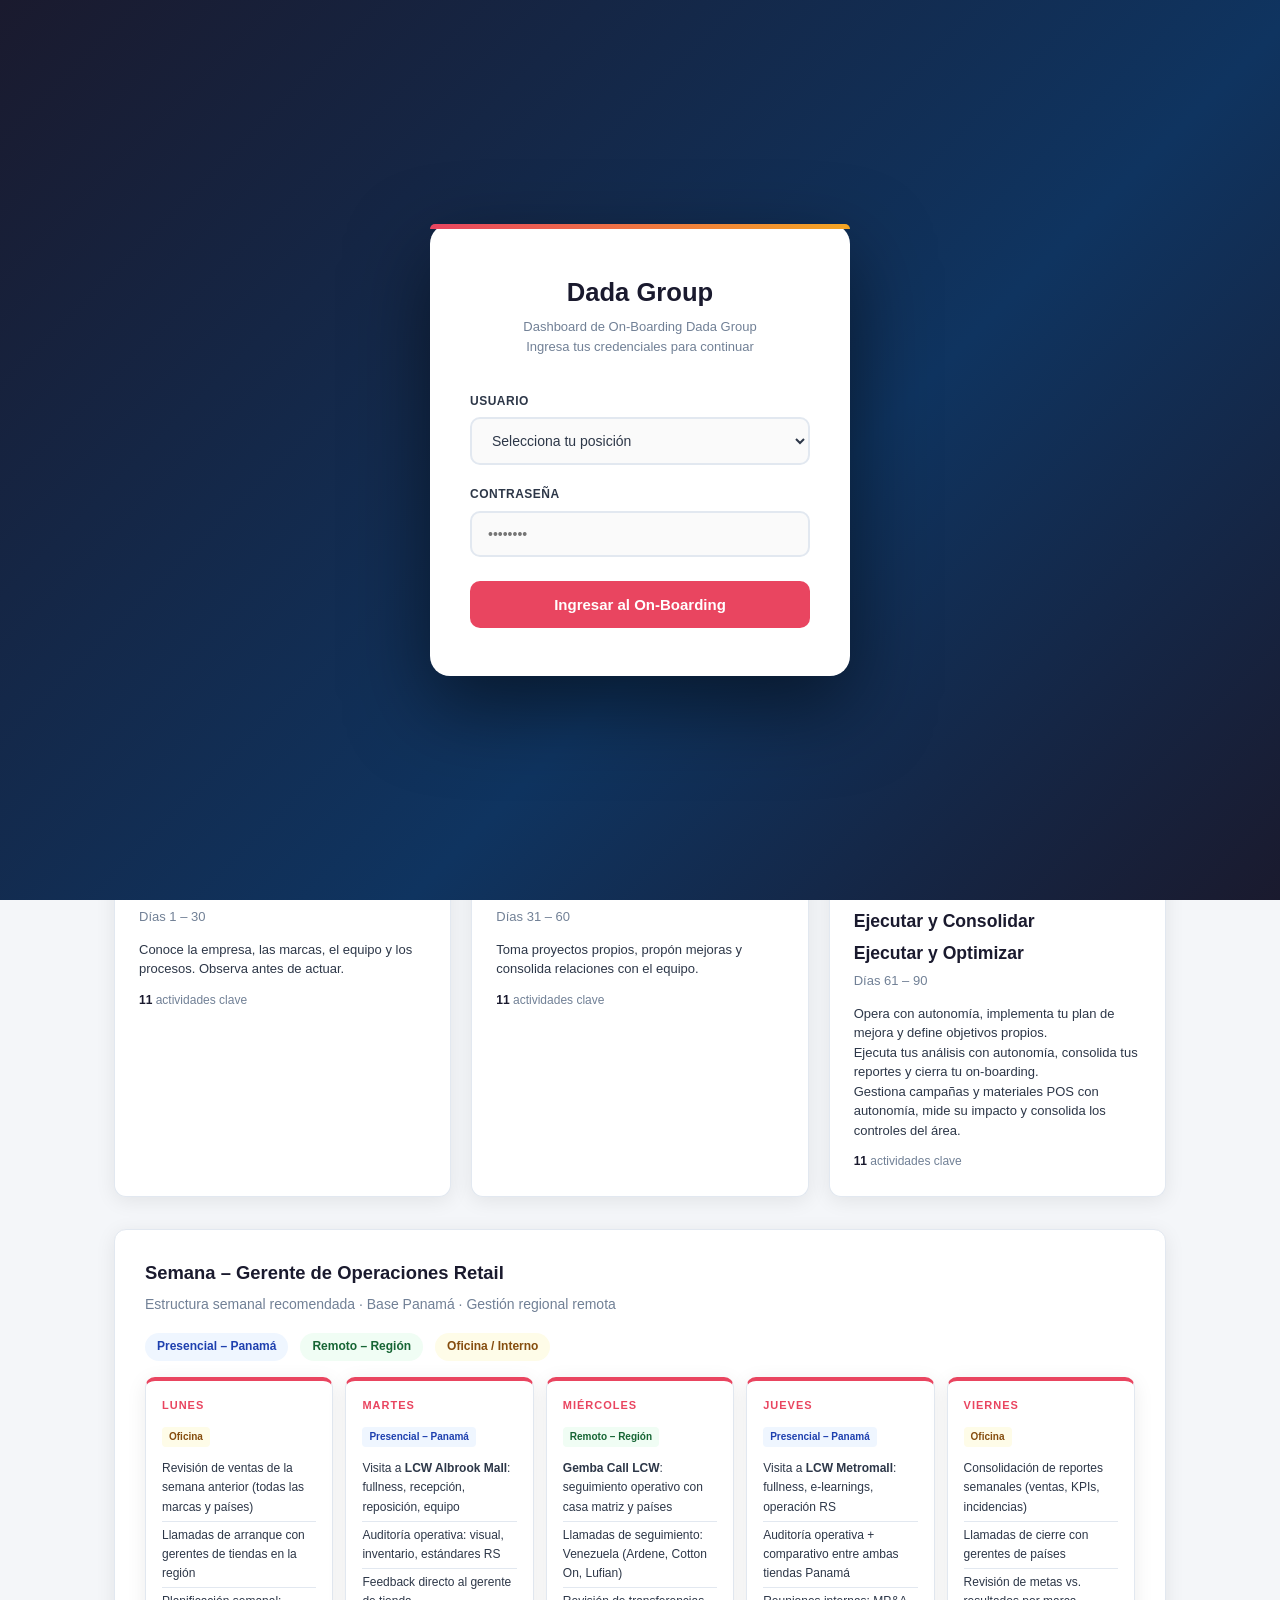
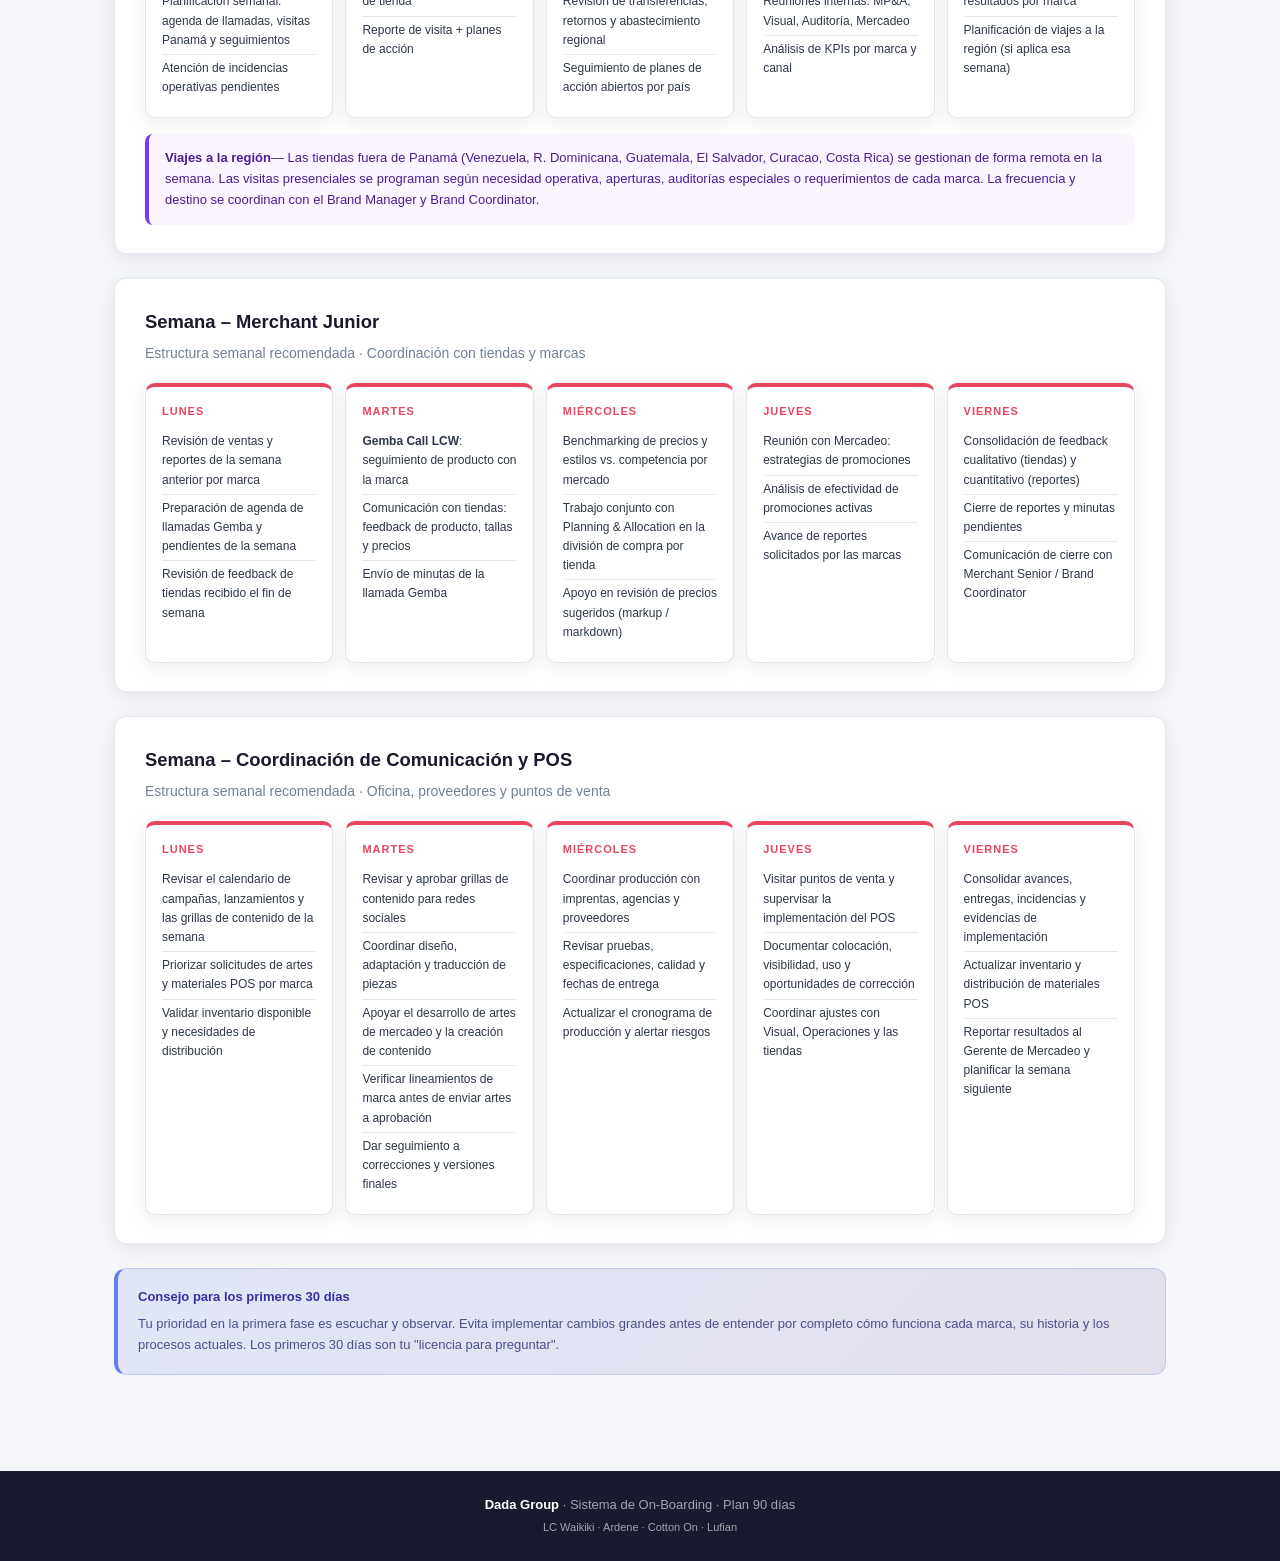
<file: index.html>
<!DOCTYPE html>
<html lang="es">
<head>
<meta charset="UTF-8">
<meta name="viewport" content="width=device-width, initial-scale=1.0">
<title>On-Boarding | Dada Group</title>
<style>
  :root {
    --primary: #1a1a2e;
    --secondary: #16213e;
    --accent: #e94560;
    --gold: #f5a623;
    --light: #f4f6f9;
    --white: #ffffff;
    --text: #2d3748;
    --text-light: #718096;
    --border: #e2e8f0;
    --success: #38a169;
    --lc-color: #0057a8;
    --ardene-color: #ff6b9d;
    --cotton-color: #e4002b;
    --lufian-color: #6b7280;
    --radius: 12px;
    --shadow: 0 4px 20px rgba(0,0,0,0.08);
    --shadow-lg: 0 10px 40px rgba(0,0,0,0.12);
  }

  /* ── LOGIN ── */
  #login-overlay {
    position: fixed; inset: 0; z-index: 9999;
    background: linear-gradient(135deg, #1a1a2e 0%, #0f3460 60%, #1a1a2e 100%);
    display: flex; align-items: center; justify-content: center;
    padding: 20px;
  }
  .login-box {
    background: white; border-radius: 20px; padding: 48px 40px;
    width: 100%; max-width: 420px;
    box-shadow: 0 30px 80px rgba(0,0,0,0.5);
    text-align: center;
    position: relative;
  }
  .login-box::before {
    content: ''; position: absolute; top: 0; left: 0; right: 0; height: 5px;
    background: linear-gradient(90deg, var(--accent), var(--gold));
    border-radius: 20px 20px 0 0;
  }
  .login-logo { font-size: 2.5rem; margin-bottom: 12px; }
  .login-brand { font-size: 1.6rem; font-weight: 900; color: var(--primary); margin-bottom: 4px; }
  .login-subtitle { font-size: 13px; color: var(--text-light); margin-bottom: 36px; line-height: 1.5; }
  .login-label { font-size: 12px; font-weight: 700; color: var(--text); text-align: left;
    display: block; margin-bottom: 6px; text-transform: uppercase; letter-spacing: 0.5px; }
  .login-field {
    width: 100%; padding: 13px 16px; border: 2px solid var(--border); border-radius: 10px;
    font-size: 14px; margin-bottom: 20px; transition: border-color 0.2s;
    font-family: inherit; color: var(--text); background: #fafafa;
  }
  .login-field:focus { outline: none; border-color: var(--accent); background: white; }
  .login-btn {
    width: 100%; padding: 15px; background: var(--accent); color: white; border: none;
    border-radius: 10px; font-size: 15px; font-weight: 700; cursor: pointer;
    transition: transform 0.1s, opacity 0.2s; margin-top: 4px;
  }
  .login-btn:hover { opacity: 0.92; transform: translateY(-1px); }
  .login-btn:active { transform: translateY(0); }
  .login-error {
    color: #e53e3e; font-size: 13px; margin-top: 12px;
    display: none; background: #fff5f5; padding: 10px; border-radius: 8px;
  }

  /* ── NAV USER BADGE ── */
  .nav-user-badge {
    display: flex; align-items: center; gap: 8px;
    margin-left: 24px; padding: 0 4px; flex-shrink: 0;
  }
  .nav-user-name {
    font-size: 12px; color: var(--text-light); font-weight: 600;
    white-space: nowrap; max-width: 160px; overflow: hidden; text-overflow: ellipsis;
  }
  .logout-btn {
    background: none; border: 1.5px solid var(--border); border-radius: 6px;
    padding: 5px 10px; font-size: 11px; cursor: pointer; color: var(--text-light);
    font-family: inherit; transition: all 0.2s; white-space: nowrap;
  }
  .logout-btn:hover { background: #fff0f3; border-color: var(--accent); color: var(--accent); }

  * { box-sizing: border-box; margin: 0; padding: 0; }

  body {
    font-family: 'Segoe UI', -apple-system, BlinkMacSystemFont, sans-serif;
    background: var(--light);
    color: var(--text);
    line-height: 1.6;
  }

  /* ── HEADER ── */
  .hero {
    background: linear-gradient(135deg, var(--primary) 0%, #0f3460 60%, #1a1a2e 100%);
    color: white;
    padding: 60px 40px 50px;
    text-align: center;
    position: relative;
    overflow: hidden;
  }
  .hero::before {
    content: '';
    position: absolute; inset: 0;
    background: radial-gradient(ellipse at 70% 50%, rgba(233,69,96,0.15) 0%, transparent 60%);
  }
  .hero-badge {
    display: inline-block;
    background: rgba(233,69,96,0.2);
    border: 1px solid rgba(233,69,96,0.4);
    color: #f8a4b0;
    padding: 6px 18px;
    border-radius: 30px;
    font-size: 13px;
    letter-spacing: 1px;
    text-transform: uppercase;
    margin-bottom: 20px;
  }
  .hero h1 { font-size: 2.6rem; font-weight: 800; letter-spacing: -0.5px; position: relative; }
  .hero h1 span { color: var(--accent); }
  .hero p { font-size: 1.05rem; color: rgba(255,255,255,0.75); margin-top: 12px; max-width: 560px; margin-left: auto; margin-right: auto; }
  .hero-brands {
    display: flex; justify-content: center; gap: 16px; flex-wrap: wrap;
    margin-top: 30px; position: relative;
  }
  .hero-brand {
    background: rgba(255,255,255,0.1);
    border: 1px solid rgba(255,255,255,0.2);
    backdrop-filter: blur(10px);
    padding: 8px 20px; border-radius: 30px;
    font-size: 13px; font-weight: 600; letter-spacing: 0.5px;
  }
  .hero-brand.lc { border-color: rgba(0,87,168,0.5); color: #93c5fd; }
  .hero-brand.ardene { border-color: rgba(255,107,157,0.5); color: #ffb3d1; }
  .hero-brand.cotton { border-color: rgba(228,0,43,0.5); color: #fca5a5; }
  .hero-brand.lufian { border-color: rgba(107,114,128,0.5); color: #d1d5db; }

  .hero-meta {
    display: flex; justify-content: center; gap: 30px; flex-wrap: wrap;
    margin-top: 30px; position: relative;
  }
  .hero-meta-item { font-size: 13px; color: rgba(255,255,255,0.6); }
  .hero-meta-item strong { color: white; display: block; font-size: 15px; }

  /* ── NAV ── */
  .nav-wrapper {
    background: white;
    border-bottom: 1px solid var(--border);
    position: sticky; top: 0; z-index: 100;
    box-shadow: 0 2px 12px rgba(0,0,0,0.06);
  }
  .nav {
    display: flex; flex-wrap: wrap; justify-content: center; gap: 0;
    max-width: 1600px; margin: 0 auto;
  }
  .nav-btn {
    border: none; background: none; cursor: pointer;
    padding: 16px 16px; font-size: 13px; font-weight: 600;
    color: var(--text-light); white-space: nowrap;
    border-bottom: 3px solid transparent;
    transition: all 0.2s; letter-spacing: 0.3px;
  }
  .nav-btn:hover { color: var(--primary); }
  .nav-btn.active { color: var(--accent); border-bottom-color: var(--accent); }
  .nav-btn .nav-icon { margin-right: 6px; }

  /* ── LAYOUT ── */
  .container { max-width: 1100px; margin: 0 auto; padding: 40px 24px; }
  .section { display: none; }
  .section.active { display: block; }

  /* ── CARDS ── */
  .card {
    background: white; border-radius: var(--radius);
    padding: 28px 30px; box-shadow: var(--shadow);
    border: 1px solid var(--border); margin-bottom: 24px;
  }
  .card-title {
    font-size: 1.15rem; font-weight: 700; color: var(--primary);
    margin-bottom: 6px; display: flex; align-items: center; gap: 10px;
  }
  .card-title .icon { font-size: 1.2rem; }
  .card-subtitle { font-size: 0.875rem; color: var(--text-light); margin-bottom: 18px; }

  /* ── PROGRESS TRACKER ── */
  .progress-section { margin-bottom: 32px; }
  .progress-header { display: flex; justify-content: space-between; align-items: center; margin-bottom: 16px; }
  .progress-header h2 { font-size: 1.4rem; font-weight: 800; color: var(--primary); }
  .progress-pct { font-size: 2rem; font-weight: 800; color: var(--accent); }
  .progress-bar { height: 10px; background: var(--border); border-radius: 10px; overflow: hidden; margin-bottom: 8px; }
  .progress-fill { height: 100%; background: linear-gradient(90deg, var(--accent), var(--gold)); border-radius: 10px; transition: width 0.5s ease; }
  .progress-label { font-size: 12px; color: var(--text-light); }

  /* ── PHASE CARDS ── */
  .phases { display: grid; grid-template-columns: repeat(3, 1fr); gap: 20px; margin-bottom: 32px; }
  @media(max-width: 768px){ .phases { grid-template-columns: 1fr; } }
  .phase-card {
    background: white; border-radius: var(--radius); padding: 24px;
    box-shadow: var(--shadow); border: 1px solid var(--border);
    border-top: 4px solid;
    cursor: pointer; transition: transform 0.2s, box-shadow 0.2s;
  }
  .phase-card:hover { transform: translateY(-3px); box-shadow: var(--shadow-lg); }
  .phase-card.phase-1 { border-top-color: #4299e1; }
  .phase-card.phase-2 { border-top-color: var(--gold); }
  .phase-card.phase-3 { border-top-color: var(--success); }
  .phase-label { font-size: 11px; font-weight: 700; text-transform: uppercase; letter-spacing: 1px; margin-bottom: 8px; }
  .phase-card.phase-1 .phase-label { color: #4299e1; }
  .phase-card.phase-2 .phase-label { color: var(--gold); }
  .phase-card.phase-3 .phase-label { color: var(--success); }
  .phase-title { font-size: 1.1rem; font-weight: 800; color: var(--primary); margin-bottom: 4px; }
  .phase-days { font-size: 13px; color: var(--text-light); margin-bottom: 12px; }
  .phase-desc { font-size: 13px; color: var(--text); line-height: 1.5; }
  .phase-tasks-count { margin-top: 12px; font-size: 12px; color: var(--text-light); }
  .phase-tasks-count span { font-weight: 700; color: var(--primary); }

  /* ── CHECKLIST ── */
  .checklist-phase { margin-bottom: 32px; }
  .checklist-phase-title {
    font-size: 1rem; font-weight: 800; padding: 10px 16px; border-radius: 8px;
    margin-bottom: 12px; display: flex; align-items: center; gap: 8px;
  }
  .cp-1 { background: #ebf8ff; color: #2b6cb0; }
  .cp-2 { background: #fffaf0; color: #c05621; }
  .cp-3 { background: #f0fff4; color: #276749; }
  .checklist-item {
    display: flex; align-items: flex-start; gap: 12px;
    padding: 13px 16px; border-radius: 8px;
    border: 1px solid var(--border);
    margin-bottom: 8px; background: white;
    cursor: pointer; transition: all 0.15s;
  }
  .checklist-item:hover { border-color: #a0aec0; background: #fafafa; }
  .checklist-item.checked { background: #f0fff4; border-color: #9ae6b4; }
  .checklist-item.checked .ci-text { text-decoration: line-through; color: var(--text-light); }
  .ci-box {
    width: 20px; height: 20px; border-radius: 5px;
    border: 2px solid #cbd5e0; background: white;
    flex-shrink: 0; margin-top: 1px;
    display: flex; align-items: center; justify-content: center;
    transition: all 0.15s;
  }
  .checklist-item.checked .ci-box { background: var(--success); border-color: var(--success); }
  .ci-check { color: white; font-size: 12px; display: none; }
  .checklist-item.checked .ci-check { display: block; }
  .ci-content { flex: 1; }
  .ci-text { font-size: 14px; font-weight: 600; color: var(--text); }
  .ci-detail { font-size: 12px; color: var(--text-light); margin-top: 3px; }
  .ci-tag {
    font-size: 11px; font-weight: 600; padding: 2px 8px; border-radius: 20px;
    margin-top: 5px; display: inline-block;
  }

  /* ── BRAND GRID ── */
  .brands-grid { display: grid; grid-template-columns: repeat(2, 1fr); gap: 20px; }
  @media(max-width: 768px){ .brands-grid { grid-template-columns: 1fr; } }
  .brand-card {
    background: white; border-radius: var(--radius); padding: 24px;
    box-shadow: var(--shadow); border: 1px solid var(--border);
    border-left: 5px solid;
  }
  .brand-card.lc { border-left-color: var(--lc-color); }
  .brand-card.ardene { border-left-color: var(--ardene-color); }
  .brand-card.cotton { border-left-color: var(--cotton-color); }
  .brand-card.lufian { border-left-color: var(--lufian-color); }
  .brand-header { display: flex; align-items: center; gap: 14px; margin-bottom: 16px; }
  .brand-logo {
    width: 48px; height: 48px; border-radius: 10px;
    display: flex; align-items: center; justify-content: center;
    font-size: 18px; font-weight: 900; color: white; letter-spacing: -1px;
    flex-shrink: 0;
  }
  .brand-card.lc .brand-logo { background: var(--lc-color); }
  .brand-card.ardene .brand-logo { background: var(--ardene-color); }
  .brand-card.cotton .brand-logo { background: var(--cotton-color); }
  .brand-card.lufian .brand-logo { background: var(--lufian-color); }
  .brand-name { font-size: 1.05rem; font-weight: 800; color: var(--primary); }
  .brand-type { font-size: 12px; color: var(--text-light); }
  .brand-info { font-size: 13px; color: var(--text); line-height: 1.6; }
  .brand-kpis { margin-top: 14px; }
  .kpi-row { display: flex; justify-content: space-between; align-items: center; padding: 8px 0; border-bottom: 1px solid var(--border); }
  .kpi-row:last-child { border-bottom: none; }
  .kpi-label { font-size: 12px; color: var(--text-light); }
  .kpi-value { font-size: 13px; font-weight: 700; color: var(--primary); }

  /* ── INFO GRID ── */
  .info-grid { display: grid; grid-template-columns: repeat(3, 1fr); gap: 18px; margin-bottom: 24px; }
  @media(max-width: 900px){ .info-grid { grid-template-columns: repeat(2, 1fr); } }
  @media(max-width: 600px){ .info-grid { grid-template-columns: 1fr; } }
  .info-card {
    background: white; border-radius: var(--radius); padding: 20px;
    box-shadow: var(--shadow); border: 1px solid var(--border); text-align: center;
  }
  .info-icon { font-size: 2rem; margin-bottom: 10px; }
  .info-label { font-size: 11px; text-transform: uppercase; letter-spacing: 1px; color: var(--text-light); margin-bottom: 4px; }
  .info-value { font-size: 1.2rem; font-weight: 800; color: var(--primary); }

  /* ── VALUES ── */
  .values-grid { display: grid; grid-template-columns: repeat(2, 1fr); gap: 16px; }
  @media(max-width: 600px){ .values-grid { grid-template-columns: 1fr; } }
  .value-card {
    background: linear-gradient(135deg, var(--primary), #0f3460);
    color: white; border-radius: var(--radius); padding: 22px;
    box-shadow: var(--shadow);
  }
  .value-icon { font-size: 1.8rem; margin-bottom: 10px; }
  .value-title { font-size: 15px; font-weight: 800; margin-bottom: 6px; }
  .value-desc { font-size: 13px; color: rgba(255,255,255,0.75); line-height: 1.5; }

  /* ── ORG CHART ── */
  .org-wrapper { overflow-x: auto; padding-bottom: 8px; }
  .org { display: flex; flex-direction: column; align-items: center; gap: 0; min-width: 500px; }
  .org-level { display: flex; justify-content: center; gap: 16px; margin-bottom: 0; position: relative; }
  .org-node {
    background: white; border-radius: 10px; padding: 12px 18px;
    box-shadow: var(--shadow); border: 2px solid var(--border);
    text-align: center; min-width: 130px; position: relative;
  }
  .org-node.highlight { border-color: var(--accent); background: #fff5f5; }
  .org-node .on-title { font-size: 12px; font-weight: 700; color: var(--primary); }
  .org-node .on-name { font-size: 11px; color: var(--text-light); margin-top: 2px; }
  .org-connector { width: 2px; height: 28px; background: var(--border); margin: 0 auto; }
  .org-connector-h {
    display: flex; align-items: flex-start; justify-content: center;
    gap: 0; margin-bottom: 0; position: relative;
  }
  .org-h-line { height: 2px; background: var(--border); flex: 1; margin-top: 14px; }
  .org-children { display: flex; gap: 16px; position: relative; }
  .org-child-col { display: flex; flex-direction: column; align-items: center; }
  .org-child-connector { width: 2px; height: 20px; background: var(--border); }

  /* ── TOOLS ── */
  .tools-grid { display: grid; grid-template-columns: repeat(3, 1fr); gap: 16px; }
  @media(max-width: 900px){ .tools-grid { grid-template-columns: repeat(2, 1fr); } }
  @media(max-width: 600px){ .tools-grid { grid-template-columns: 1fr; } }
  .tool-card {
    background: white; border-radius: var(--radius); padding: 20px;
    box-shadow: var(--shadow); border: 1px solid var(--border);
    transition: transform 0.2s;
  }
  .tool-card:hover { transform: translateY(-2px); }
  .tool-icon { font-size: 1.6rem; margin-bottom: 10px; }
  .tool-name { font-size: 14px; font-weight: 700; color: var(--primary); margin-bottom: 4px; }
  .tool-cat { font-size: 11px; font-weight: 600; text-transform: uppercase; letter-spacing: 0.5px; padding: 2px 8px; border-radius: 10px; display: inline-block; margin-bottom: 8px; }
  .tool-desc { font-size: 12px; color: var(--text-light); line-height: 1.5; }
  .cat-ops { background: #e3f2fd; color: #1565c0; }
  .cat-hr { background: #f3e5f5; color: #6a1b9a; }
  .cat-fin { background: #e8f5e9; color: #2e7d32; }
  .cat-comm { background: #fff3e0; color: #e65100; }
  .cat-retail { background: #fce4ec; color: #880e4f; }
  .cat-rep { background: #e0f7fa; color: #006064; }

  /* ── CONTACTS ── */
  .contacts-list { display: flex; flex-direction: column; gap: 12px; }
  .contact-item {
    display: flex; align-items: center; gap: 16px;
    background: white; border-radius: 10px; padding: 16px 20px;
    box-shadow: var(--shadow); border: 1px solid var(--border);
  }
  .contact-avatar {
    width: 44px; height: 44px; border-radius: 50%;
    display: flex; align-items: center; justify-content: center;
    font-size: 16px; font-weight: 800; color: white;
    flex-shrink: 0; font-family: monospace;
  }
  .contact-name { font-size: 14px; font-weight: 700; color: var(--primary); }
  .contact-role { font-size: 12px; color: var(--text-light); }
  .contact-brand { font-size: 11px; font-weight: 600; padding: 2px 8px; border-radius: 10px; display: inline-block; margin-top: 4px; }
  .cb-lc { background: #fde8ea; color: #c8102e; }
  .cb-ardene { background: #fde8f2; color: #c2185b; }
  .cb-cotton { background: #e8f5e9; color: #2e7d32; }
  .cb-lufian { background: #ede7f6; color: #512da8; }
  .cb-dada { background: #e3f2fd; color: #1565c0; }

  /* ── SEMANA TIPO ── */
  .week-grid { display: grid; grid-template-columns: repeat(5, 1fr); gap: 12px; }
  @media(max-width: 700px){ .week-grid { grid-template-columns: repeat(2, 1fr); } }
  .day-card {
    background: white; border-radius: 10px; padding: 16px;
    box-shadow: var(--shadow); border: 1px solid var(--border);
    border-top: 4px solid var(--accent);
  }
  .day-name { font-size: 11px; font-weight: 800; text-transform: uppercase; letter-spacing: 1px; color: var(--accent); margin-bottom: 8px; }
  .day-task { font-size: 12px; color: var(--text); padding: 4px 0; border-bottom: 1px solid var(--border); }
  .day-task:last-child { border-bottom: none; }

  /* ── KPI DASHBOARD ── */
  .kpi-dashboard { display: grid; grid-template-columns: repeat(4, 1fr); gap: 16px; margin-bottom: 24px; }
  @media(max-width: 900px){ .kpi-dashboard { grid-template-columns: repeat(2, 1fr); } }
  @media(max-width: 500px){ .kpi-dashboard { grid-template-columns: 1fr; } }
  .kpi-card {
    background: white; border-radius: var(--radius); padding: 20px;
    box-shadow: var(--shadow); border: 1px solid var(--border); text-align: center;
  }
  .kpi-icon { font-size: 1.6rem; margin-bottom: 8px; }
  .kpi-metric { font-size: 1.5rem; font-weight: 900; color: var(--primary); }
  .kpi-name { font-size: 12px; color: var(--text-light); margin-top: 4px; }
  .kpi-note { font-size: 11px; color: var(--accent); margin-top: 4px; font-weight: 600; }

  /* ── TIPS ── */
  .tip-box {
    background: linear-gradient(135deg, #667eea22, #764ba222);
    border: 1px solid #667eea44;
    border-left: 4px solid #667eea;
    border-radius: var(--radius); padding: 18px 20px;
    margin-bottom: 16px;
  }
  .tip-title { font-size: 13px; font-weight: 800; color: #3730a3; margin-bottom: 6px; }
  .tip-text { font-size: 13px; color: #4c4f8a; line-height: 1.6; }

  /* ── SECTION HEADER ── */
  .section-header { margin-bottom: 28px; }
  .section-header h2 { font-size: 1.6rem; font-weight: 900; color: var(--primary); margin-bottom: 6px; }
  .section-header p { color: var(--text-light); font-size: 14px; }

  /* ── TAG COLORS ── */
  .tag-rr { background: #e3f2fd; color: #1565c0; }
  .tag-ops { background: #f3e5f5; color: #6a1b9a; }
  .tag-fin { background: #e8f5e9; color: #2e7d32; }
  .tag-mkt { background: #fff3e0; color: #e65100; }
  .tag-hr { background: #fce4ec; color: #880e4f; }
  .tag-merch { background: #fff7ed; color: #c2410c; }
  .tag-pos { background: #ecfdf5; color: #047857; }

  /* ── FOOTER ── */
  .footer {
    background: var(--primary); color: rgba(255,255,255,0.6);
    text-align: center; padding: 24px; font-size: 13px; margin-top: 40px;
  }
  .footer strong { color: white; }
</style>
</head>
<body>

<!-- ═══════════════════════════ LOGIN ═══════════════════════════ -->
<div id="login-overlay">
  <div class="login-box">
    <div class="login-brand">Dada Group</div>
    <div class="login-subtitle">Dashboard de On-Boarding Dada Group<br>Ingresa tus credenciales para continuar</div>

    <label class="login-label" for="login-user">Usuario</label>
    <select id="login-user" class="login-field">
      <option value="" selected disabled>Selecciona tu posición</option>
      <option value="onboarding">Gerente de Operaciones</option>
      <option value="Brand Coordinator">Admin</option>
      <option value="merchant-jr">Merchant Junior</option>
      <option value="POS">Comunicación y POS</option>
    </select>

    <label class="login-label" for="login-password">Contraseña</label>
    <input type="password" id="login-password" class="login-field"
           placeholder="••••••••" onkeydown="if(event.key==='Enter')doLogin()" />

    <button class="login-btn" id="login-button" onclick="doLogin()">Ingresar al On-Boarding</button>
    <div class="login-error" id="login-error"></div>
  </div>
</div>

<!-- ═══════════════════════════ HERO ═══════════════════════════ -->
<div class="hero">
  <div class="hero-badge">On-Boarding Oficial</div>
  <h1>Bienvenido a <span>Dada Group</span></h1>
  <p>Sistema Completo de Integración</p>
  <div class="hero-brands">
    <div class="hero-brand lc">LC Waikiki</div>
    <div class="hero-brand ardene">Ardene</div>
    <div class="hero-brand cotton">Cotton On</div>
    <div class="hero-brand lufian">Lufian</div>
  </div>
  <div class="hero-meta">
    <div class="hero-meta-item"><strong>90 días</strong>Plan de Integración</div>
    <div class="hero-meta-item"><strong>4 marcas</strong>Bajo tu gestión</div>
    <div class="hero-meta-item"><strong>7 países · 26 tiendas</strong>Región</div>
    <div class="hero-meta-item"><strong>3 fases</strong>Aprendizaje · Integración · Autonomía</div>
  </div>
</div>

<!-- ═══════════════════════════ NAV ═══════════════════════════ -->
<div class="nav-wrapper">
  <nav class="nav">
    <button class="nav-btn active" onclick="showSection('plan')">Plan 90 Días</button>
    <button class="nav-btn" onclick="showSection('empresa')">Empresa y Valores</button>
    <button class="nav-btn" onclick="showSection('marcas')">Las Marcas</button>
    <button class="nav-btn" onclick="showSection('operaciones')">Gestión del Rol</button>
    <button class="nav-btn" onclick="showSection('equipo')">Equipo y Estructura</button>
    <button class="nav-btn" onclick="showSection('herramientas')">Herramientas</button>
    <button class="nav-btn" onclick="showSection('recursos')">Recursos y Dashboards</button>
    <button class="nav-btn" onclick="showSection('checklist')">Checklist</button>
    <button class="nav-btn" id="nav-btn-team" style="display:none;" onclick="showSection('team')">Progreso del Equipo</button>
    <div class="nav-user-badge">
      <span class="nav-user-name" id="nav-user-name"></span>
      <button class="logout-btn" onclick="doLogout()">Cerrar sesión</button>
    </div>
  </nav>
</div>

<!-- ═══════════════════════════ PLAN 90 DÍAS ═══════════════════════════ -->
<div id="plan" class="section active">
  <div class="container">
    <div class="section-header">
      <h2>Plan de On-Boarding: 90 Días</h2>
      <p>Tu hoja de ruta para los primeros tres meses en Dada Group</p>
    </div>

    <!-- Progress -->
    <div class="card progress-section">
      <div class="progress-header">
        <div>
          <div class="card-title">Tu progreso general</div>
          <div class="card-subtitle">Marca los ítems del Checklist para actualizar este indicador</div>
        </div>
        <div class="progress-pct" id="pct">0%</div>
      </div>
      <div class="progress-bar"><div class="progress-fill" id="pbar" style="width:0%"></div></div>
      <div class="progress-label" id="plabel">0 de 33 tareas completadas</div>
    </div>

    <!-- Phases -->
    <div class="phases">
      <div class="phase-card phase-1" onclick="showSection('checklist')">
        <div class="phase-label">Fase 1</div>
        <div class="phase-title">Aprender y Escuchar</div>
        <div class="phase-days">Días 1 – 30</div>
        <div class="phase-desc">Conoce la empresa, las marcas, el equipo y los procesos. Observa antes de actuar.</div>
        <div class="phase-tasks-count"><span id="phase-count-1">11</span> actividades clave</div>
      </div>
      <div class="phase-card phase-2" onclick="showSection('checklist')">
        <div class="phase-label">Fase 2</div>
        <div class="phase-title">Integrarse y Proponer</div>
        <div class="phase-days">Días 31 – 60</div>
        <div class="phase-desc">Toma proyectos propios, propón mejoras y consolida relaciones con el equipo.</div>
        <div class="phase-tasks-count"><span id="phase-count-2">11</span> actividades clave</div>
      </div>
      <div class="phase-card phase-3" onclick="showSection('checklist')">
        <div class="phase-label">Fase 3</div>
        <div class="phase-title" data-role="ops">Liderar y Ejecutar</div>
        <div class="phase-title" data-role="merchant-jr">Ejecutar y Consolidar</div>
        <div class="phase-title" data-role="pos">Ejecutar y Optimizar</div>
        <div class="phase-days">Días 61 – 90</div>
        <div class="phase-desc" data-role="ops">Opera con autonomía, implementa tu plan de mejora y define objetivos propios.</div>
        <div class="phase-desc" data-role="merchant-jr">Ejecuta tus análisis con autonomía, consolida tus reportes y cierra tu on-boarding.</div>
        <div class="phase-desc" data-role="pos">Gestiona campañas y materiales POS con autonomía, mide su impacto y consolida los controles del área.</div>
        <div class="phase-tasks-count"><span id="phase-count-3">11</span> actividades clave</div>
      </div>
    </div>

    <!-- Semana tipo -->
    <div class="card" data-role="ops">
      <div class="card-title">Semana – Gerente de Operaciones Retail</div>
      <div class="card-subtitle">Estructura semanal recomendada · Base Panamá · Gestión regional remota</div>

      <!-- Leyenda -->
      <div style="display:flex; gap:12px; flex-wrap:wrap; margin-bottom:16px;">
        <span style="font-size:12px; background:#eff6ff; color:#1e40af; border-radius:20px; padding:4px 12px; font-weight:600;">Presencial – Panamá</span>
        <span style="font-size:12px; background:#f0fdf4; color:#166534; border-radius:20px; padding:4px 12px; font-weight:600;">Remoto – Región</span>
        <span style="font-size:12px; background:#fefce8; color:#854d0e; border-radius:20px; padding:4px 12px; font-weight:600;">Oficina / Interno</span>
      </div>

      <div class="week-grid">
        <!-- Lunes -->
        <div class="day-card">
          <div class="day-name">Lunes</div>
          <div style="font-size:10px; font-weight:700; color:#854d0e; background:#fefce8; border-radius:4px; padding:2px 7px; display:inline-block; margin-bottom:8px;">Oficina</div>
          <div class="day-task">Revisión de ventas de la semana anterior (todas las marcas y países)</div>
          <div class="day-task">Llamadas de arranque con gerentes de tiendas en la región</div>
          <div class="day-task">Planificación semanal: agenda de llamadas, visitas Panamá y seguimientos</div>
          <div class="day-task">Atención de incidencias operativas pendientes</div>
        </div>

        <!-- Martes -->
        <div class="day-card">
          <div class="day-name">Martes</div>
          <div style="font-size:10px; font-weight:700; color:#1e40af; background:#eff6ff; border-radius:4px; padding:2px 7px; display:inline-block; margin-bottom:8px;">Presencial – Panamá</div>
          <div class="day-task">Visita a <strong>LCW Albrook Mall</strong>: fullness, recepción, reposición, equipo</div>
          <div class="day-task">Auditoría operativa: visual, inventario, estándares RS</div>
          <div class="day-task">Feedback directo al gerente de tienda</div>
          <div class="day-task">Reporte de visita + planes de acción</div>
        </div>

        <!-- Miércoles -->
        <div class="day-card">
          <div class="day-name">Miércoles</div>
          <div style="font-size:10px; font-weight:700; color:#166534; background:#f0fdf4; border-radius:4px; padding:2px 7px; display:inline-block; margin-bottom:8px;">Remoto – Región</div>
          <div class="day-task"> <strong>Gemba Call LCW</strong>: seguimiento operativo con casa matriz y países</div>
          <div class="day-task">Llamadas de seguimiento: Venezuela (Ardene, Cotton On, Lufian)</div>
          <div class="day-task">Revisión de transferencias, retornos y abastecimiento regional</div>
          <div class="day-task">Seguimiento de planes de acción abiertos por país</div>
        </div>

        <!-- Jueves -->
        <div class="day-card">
          <div class="day-name">Jueves</div>
          <div style="font-size:10px; font-weight:700; color:#1e40af; background:#eff6ff; border-radius:4px; padding:2px 7px; display:inline-block; margin-bottom:8px;">Presencial – Panamá</div>
          <div class="day-task">Visita a <strong>LCW Metromall</strong>: fullness, e-learnings, operación RS</div>
          <div class="day-task">Auditoría operativa + comparativo entre ambas tiendas Panamá</div>
          <div class="day-task">Reuniones internas: MP&A, Visual, Auditoría, Mercadeo</div>
          <div class="day-task">Análisis de KPIs por marca y canal</div>
        </div>

        <!-- Viernes -->
        <div class="day-card">
          <div class="day-name">Viernes</div>
          <div style="font-size:10px; font-weight:700; color:#854d0e; background:#fefce8; border-radius:4px; padding:2px 7px; display:inline-block; margin-bottom:8px;">Oficina</div>
          <div class="day-task">Consolidación de reportes semanales (ventas, KPIs, incidencias)</div>
          <div class="day-task">Llamadas de cierre con gerentes de países</div>
          <div class="day-task">Revisión de metas vs. resultados por marca</div>
          <div class="day-task">Planificación de viajes a la región (si aplica esa semana)</div>
        </div>
      </div>

      <!-- Nota viajes -->
      <div style="margin-top:16px; background:#faf5ff; border-left:4px solid #7c3aed; border-radius:8px; padding:14px 16px; font-size:13px; color:#4c1d95;">
        <strong>Viajes a la región</strong>— Las tiendas fuera de Panamá (Venezuela, R. Dominicana, Guatemala, El Salvador, Curacao, Costa Rica) se gestionan de forma remota en la semana. Las visitas presenciales se programan según necesidad operativa, aperturas, auditorías especiales o requerimientos de cada marca. La frecuencia y destino se coordinan con el Brand Manager y Brand Coordinator.
      </div>
    </div>

    <!-- Semana tipo – Merchant Junior -->
    <div class="card" data-role="merchant-jr">
      <div class="card-title">Semana – Merchant Junior</div>
      <div class="card-subtitle">Estructura semanal recomendada · Coordinación con tiendas y marcas</div>

      <div class="week-grid">
        <div class="day-card">
          <div class="day-name">Lunes</div>
          <div class="day-task">Revisión de ventas y reportes de la semana anterior por marca</div>
          <div class="day-task">Preparación de agenda de llamadas Gemba y pendientes de la semana</div>
          <div class="day-task">Revisión de feedback de tiendas recibido el fin de semana</div>
        </div>
        <div class="day-card">
          <div class="day-name">Martes</div>
          <div class="day-task"><strong>Gemba Call LCW</strong>: seguimiento de producto con la marca</div>
          <div class="day-task">Comunicación con tiendas: feedback de producto, tallas y precios</div>
          <div class="day-task">Envío de minutas de la llamada Gemba</div>
        </div>
        <div class="day-card">
          <div class="day-name">Miércoles</div>
          <div class="day-task">Benchmarking de precios y estilos vs. competencia por mercado</div>
          <div class="day-task">Trabajo conjunto con Planning &amp; Allocation en la división de compra por tienda</div>
          <div class="day-task">Apoyo en revisión de precios sugeridos (markup / markdown)</div>
        </div>
        <div class="day-card">
          <div class="day-name">Jueves</div>
          <div class="day-task">Reunión con Mercadeo: estrategias de promociones</div>
          <div class="day-task">Análisis de efectividad de promociones activas</div>
          <div class="day-task">Avance de reportes solicitados por las marcas</div>
        </div>
        <div class="day-card">
          <div class="day-name">Viernes</div>
          <div class="day-task">Consolidación de feedback cualitativo (tiendas) y cuantitativo (reportes)</div>
          <div class="day-task">Cierre de reportes y minutas pendientes</div>
          <div class="day-task">Comunicación de cierre con Merchant Senior / Brand Coordinator</div>
        </div>
      </div>
    </div>

    <!-- Semana tipo – Comunicación y POS -->
    <div class="card" data-role="pos">
      <div class="card-title">Semana – Coordinación de Comunicación y POS</div>
      <div class="card-subtitle">Estructura semanal recomendada · Oficina, proveedores y puntos de venta</div>

      <div class="week-grid">
        <div class="day-card">
          <div class="day-name">Lunes</div>
          <div class="day-task">Revisar el calendario de campañas, lanzamientos y las grillas de contenido de la semana</div>
          <div class="day-task">Priorizar solicitudes de artes y materiales POS por marca</div>
          <div class="day-task">Validar inventario disponible y necesidades de distribución</div>
        </div>
        <div class="day-card">
          <div class="day-name">Martes</div>
          <div class="day-task">Revisar y aprobar grillas de contenido para redes sociales</div>
          <div class="day-task">Coordinar diseño, adaptación y traducción de piezas</div>
          <div class="day-task">Apoyar el desarrollo de artes de mercadeo y la creación de contenido</div>
          <div class="day-task">Verificar lineamientos de marca antes de enviar artes a aprobación</div>
          <div class="day-task">Dar seguimiento a correcciones y versiones finales</div>
        </div>
        <div class="day-card">
          <div class="day-name">Miércoles</div>
          <div class="day-task">Coordinar producción con imprentas, agencias y proveedores</div>
          <div class="day-task">Revisar pruebas, especificaciones, calidad y fechas de entrega</div>
          <div class="day-task">Actualizar el cronograma de producción y alertar riesgos</div>
        </div>
        <div class="day-card">
          <div class="day-name">Jueves</div>
          <div class="day-task">Visitar puntos de venta y supervisar la implementación del POS</div>
          <div class="day-task">Documentar colocación, visibilidad, uso y oportunidades de corrección</div>
          <div class="day-task">Coordinar ajustes con Visual, Operaciones y las tiendas</div>
        </div>
        <div class="day-card">
          <div class="day-name">Viernes</div>
          <div class="day-task">Consolidar avances, entregas, incidencias y evidencias de implementación</div>
          <div class="day-task">Actualizar inventario y distribución de materiales POS</div>
          <div class="day-task">Reportar resultados al Gerente de Mercadeo y planificar la semana siguiente</div>
        </div>
      </div>
    </div>

    <div class="tip-box">
      <div class="tip-title">Consejo para los primeros 30 días</div>
      <div class="tip-text">Tu prioridad en la primera fase es escuchar y observar. Evita implementar cambios grandes antes de entender por completo cómo funciona cada marca, su historia y los procesos actuales. Los primeros 30 días son tu "licencia para preguntar".</div>
    </div>
  </div>
</div>

<!-- ═══════════════════════════ EMPRESA & VALORES ═══════════════════════════ -->
<div id="empresa" class="section">
  <div class="container">
    <div class="section-header">
      <h2>Dada Group – Empresa y Valores</h2>
      <p>Conoce quiénes somos, nuestra misión y lo que nos une</p>
    </div>

    <div class="info-grid">
      <div class="info-card"><div class="info-label">Marcas operadas</div><div class="info-value">4 marcas</div></div>
      <div class="info-card"><div class="info-label">Sector</div><div class="info-value">Retail Moda</div></div>
      <div class="info-card"><div class="info-label">Presencia</div><div class="info-value">7 países · 26 tiendas</div></div>
      <div class="info-card"><div class="info-label">Base de operaciones</div><div class="info-value">Panamá (regional)</div></div>
    </div>

    <div class="card">
      <div class="card-title">Misión</div>
      <div style="font-size:15px; line-height:1.7; color:var(--text);">
        Somos apasionados por nuestras marcas; creamos relaciones duraderas con nuestros clientes, manteniendo la filosofía de negocios como referencia; haciendo de nuestro sello la excelencia.
      </div>
    </div>

    <div class="card">
      <div class="card-title">Visión</div>
      <div style="font-size:15px; line-height:1.7; color:var(--text);">
        Ser el líder para el desarrollo y expansión de marcas retail y wholesale en Latinoamérica.
      </div>
    </div>

    <div class="card">
      <div class="card-title">Filosofía</div>
      <div style="font-size:15px; line-height:1.7; color:var(--text);">
        <p style="margin:0 0 14px;">Construir relaciones comerciales enfocadas en la eficiencia para alcanzar la excelencia. Enfocados siempre en la mejora continua y la inversión en nuestro talento humano.</p>
        <p style="margin:0 0 14px;">Somos fieles creyentes en las relaciones a largo plazo con nuestros socios comerciales, proveedores y clientes. Nuestro talento humano es el motor que nos mantiene en constante movimiento y crecimiento.</p>
        <p style="margin:0;">Para nosotros, un elemento importante de nuestro éxito es la inclusión y la diversidad, buscando un ambiente en donde todas las opiniones sean escuchadas siempre con tolerancia y respeto.</p>
      </div>
    </div>

    <div class="card">
      <div class="card-title">Nuestros Valores</div>
      <div class="card-subtitle">Los principios que guían cada decisión en Dada Group</div>
      <div class="values-grid">
        <div class="value-card">          <div class="value-title">Trabajo en Equipo</div>
          <div class="value-desc">Creemos que los grandes resultados nacen de la colaboración. Ganamos y aprendemos juntos, sin importar la marca o el área.</div>
        </div>
        <div class="value-card">
          <div class="value-icon">⭐</div>
          <div class="value-title">Excelencia Operativa</div>
          <div class="value-desc">Hacemos las cosas bien desde la primera vez. Los detalles importan y los estándares no se negocian en el punto de venta.</div>
        </div>
        <div class="value-card">          <div class="value-title">Orientación al Cliente</div>
          <div class="value-desc">El cliente es el centro de todo lo que hacemos. Cada decisión operativa se mide por su impacto en la experiencia de compra.</div>
        </div>
        <div class="value-card">          <div class="value-title">Innovación & Agilidad</div>
          <div class="value-desc">Nos adaptamos rápido al mercado. Experimentamos, aprendemos y mejoramos continuamente nuestros procesos.</div>
        </div>
        <div class="value-card">          <div class="value-title">Gestión por Datos</div>
          <div class="value-desc">Las decisiones se toman con información. Medimos todo lo que importa y actuamos sobre los datos con disciplina.</div>
        </div>
        <div class="value-card">          <div class="value-title">Desarrollo de Talento</div>
          <div class="value-desc">Invertimos en las personas. Creemos en el crecimiento interno y en construir líderes desde adentro de la organización.</div>
        </div>
      </div>
    </div>

    <div class="card">
      <div class="card-title">Cultura & Comunicación</div>
      <div class="card-subtitle">Así trabajamos día a día</div>
      <div style="display:grid; gap:12px; margin-top:8px;">
        <div style="display:flex; gap:12px; align-items:flex-start; padding:14px; background:var(--light); border-radius:8px;">
          <div>
            <div style="font-weight:700; font-size:14px; color:var(--primary);">Comunicación directa y respetuosa</div>
            <div style="font-size:13px; color:var(--text-light); margin-top:3px;">Fomentamos la retroalimentación abierta. Tienes licencia para decir lo que piensas con respeto y basado en datos.</div>
          </div>
        </div>
        <div style="display:flex; gap:12px; align-items:flex-start; padding:14px; background:var(--light); border-radius:8px;">
          <div>
            <div style="font-weight:700; font-size:14px; color:var(--primary);">Orientación a resultados</div>
            <div style="font-size:13px; color:var(--text-light); margin-top:3px;">Medimos el éxito por los resultados, no por las horas trabajadas. El foco siempre es el impacto.</div>
          </div>
        </div>
        <div style="display:flex; gap:12px; align-items:flex-start; padding:14px; background:var(--light); border-radius:8px;">
          <div>
            <div style="font-weight:700; font-size:14px; color:var(--primary);">Reuniones con propósito</div>
            <div style="font-size:13px; color:var(--text-light); margin-top:3px;">Las reuniones tienen agenda, dueño y cierre de acciones. Se evitan las reuniones sin objetivo claro.</div>
          </div>
        </div>
      </div>
    </div>
  </div>
</div>

<!-- ═══════════════════════════ LAS MARCAS ═══════════════════════════ -->
<div id="marcas" class="section">
  <div class="container">
    <div class="section-header">
      <h2>Las 4 Marcas de Dada Group</h2>
      <p>Conoce el ADN, el cliente objetivo y los KPIs clave de cada marca bajo tu gestión</p>
    </div>

    <div class="brands-grid">
      <!-- LC Waikiki -->
      <div class="brand-card lc">
        <div class="brand-header">
          <div class="brand-logo">LC</div>
          <div>
            <div class="brand-name">LC Waikiki</div>
            <div class="brand-type">Moda familiar accesible · Origen turco</div>
          </div>
        </div>
        <div class="brand-info">
          Fundada en 1988, se convirtió en marca turca en 1997. Facturó <strong>$5,500M USD en 2024</strong>y está presente en <strong>más de 30 países</strong>con 55,000 colaboradores. Misión: <em>"Todos merecen vestir bien."</em>Líder del mercado turco desde 2004 en todas las categorías de ropa.
        </div>
        <div class="brand-kpis">
          <div class="kpi-row"><span class="kpi-label">Segmento objetivo</span><span class="kpi-value">Familia / Masivo</span></div>
          <div class="kpi-row"><span class="kpi-label">Propuesta de valor</span><span class="kpi-value">"Todos merecen vestir bien"</span></div>
          <div class="kpi-row"><span class="kpi-label">KPIs clave</span><span class="kpi-value">UPT · Conversión · Tráfico</span></div>
          <div class="kpi-row"><span class="kpi-label">Sistema exclusivo</span><span class="kpi-value">Retail Store (RS) + ICG</span></div>
          <div class="kpi-row"><span class="kpi-label">Capacitación</span><span class="kpi-value">LC Waikiki Academy (plataforma)</span></div>
          <div class="kpi-row"><span class="kpi-label">Valores</span><span class="kpi-value">Cliente · Virtud · Equipo · Expertise</span></div>
          <div class="kpi-row"><span class="kpi-label">Tiendas (15)</span><span class="kpi-value" style="font-size:11px; text-align:right;">GT · SV · DO · PA · CW · CR · VE</span></div>
        </div>
        <div style="background:#eff6ff; border-radius:8px; padding:10px 12px; margin-top:8px; font-size:12px; color:#1e40af; line-height:1.7;">
          <strong>Ubicaciones:</strong><br>
           Guatemala: Oakland Mall &nbsp;|&nbsp;  El Salvador: Multiplaza<br>
           R. Dominicana: Galería 360, Megacentro &nbsp;|&nbsp;  Panamá: Albrook Mall, Metromall<br>
           Curacao: Sambil &nbsp;|&nbsp;  Costa Rica: City Mall<br>
           Venezuela: La Vela, Sambil Chacao, Sambil Candelaria, Aviadores, Sambil Maracaibo, Orinokia, Líder
        </div>
      </div>

      <!-- Ardene -->
      <div class="brand-card ardene">
        <div class="brand-header">
          <div class="brand-logo">AR</div>
          <div>
            <div class="brand-name">Ardene</div>
            <div class="brand-type">Moda juvenil y accesorios · Origen canadiense</div>
          </div>
        </div>
        <div class="brand-info">
          Ardene es la marca preferida de las jóvenes latinoamericanas. Combina moda fast-fashion con una enorme variedad de accesorios, joyería y artículos lifestyle. Su atmósfera de tienda es energética, colorida y orientada a las Gen Z.
        </div>
        <div class="brand-kpis">
          <div class="kpi-row"><span class="kpi-label">Segmento objetivo</span><span class="kpi-value">Mujer 14–28 años (Gen Z)</span></div>
          <div class="kpi-row"><span class="kpi-label">Propuesta de valor</span><span class="kpi-value">Tendencia · Accesorios · Precio bajo</span></div>
          <div class="kpi-row"><span class="kpi-label">KPI principal</span><span class="kpi-value">Accesorios/transacción · Conversión</span></div>
          <div class="kpi-row"><span class="kpi-label">Modelo de tienda</span><span class="kpi-value">Formato mediano · Plaza / Centro comercial</span></div>
          <div class="kpi-row"><span class="kpi-label">Temporadas</span><span class="kpi-value">Drops semanales / Collab especiales</span></div>
          <div class="kpi-row"><span class="kpi-label">Tiendas (4)</span><span class="kpi-value" style="font-size:11px;">Venezuela</span></div>
        </div>
        <div style="background:#fff0f6; border-radius:8px; padding:10px 12px; margin-top:8px; font-size:12px; color:#9d174d; line-height:1.7;">
          <strong>Ubicaciones:</strong><br>
           Venezuela: Sambil Barquisimeto, La Vela, Sambil Candelaria, Aviadores
        </div>
      </div>

      <!-- Cotton On -->
      <div class="brand-card cotton">
        <div class="brand-header">
          <div class="brand-logo">CO</div>
          <div>
            <div class="brand-name">Cotton On</div>
            <div class="brand-type">Lifestyle casual · Origen australiano</div>
          </div>
        </div>
        <div class="brand-info">
          Cotton On Group es una marca global de estilo de vida casual con un fuerte componente de sustentabilidad. Incluye sub-marcas como Rubi, Body y Typo. Se distingue por su diseño australiano, básicos de calidad y compromiso con el comercio ético.
        </div>
        <div class="brand-kpis">
          <div class="kpi-row"><span class="kpi-label">Segmento objetivo</span><span class="kpi-value">Millenials y familia joven</span></div>
          <div class="kpi-row"><span class="kpi-label">Propuesta de valor</span><span class="kpi-value">Básicos · Sustentabilidad · Lifestyle</span></div>
          <div class="kpi-row"><span class="kpi-label">KPI principal</span><span class="kpi-value">Lealtad · NPS · Venta omnicanal</span></div>
          <div class="kpi-row"><span class="kpi-label">Modelo de tienda</span><span class="kpi-value">Multi-formato (CO, Kids, Typo)</span></div>
          <div class="kpi-row"><span class="kpi-value" style="font-size:11px; color:var(--success);">Política de sustentabilidad activa</span></div>
          <div class="kpi-row"><span class="kpi-label">Tiendas (5)</span><span class="kpi-value" style="font-size:11px;">Curacao · Venezuela</span></div>
        </div>
        <div style="background:#fff1f2; border-radius:8px; padding:10px 12px; margin-top:8px; font-size:12px; color:#9f1239; line-height:1.7;">
          <strong>Ubicaciones:</strong><br>
           Curacao: Sambil<br>
           Venezuela: La Vela, Cerro Verde, Sambil Candelaria, Orinokia
        </div>
      </div>

      <!-- Lufian -->
      <div class="brand-card lufian">
        <div class="brand-header">
          <div class="brand-logo">LF</div>
          <div>
            <div class="brand-name">Lufian</div>
            <div class="brand-type">Moda sport & casual premium · Origen turco</div>
          </div>
        </div>
        <div class="brand-info">
          Fundada en 1995, Lufian comenzó ofreciendo servicios de diseño y producción a marcas globales. Desde 2005 opera bajo su propio nombre. Se enfoca en ropa informal de lujo para hombre — combinando comodidad y sofisticación con tejidos de altísima calidad. Manual de operaciones de 62 páginas como referencia.
        </div>
        <div class="brand-kpis">
          <div class="kpi-row"><span class="kpi-label">Segmento objetivo</span><span class="kpi-value">Adulto 25–45 años, activo</span></div>
          <div class="kpi-row"><span class="kpi-label">Propuesta de valor</span><span class="kpi-value">Calidad · Sportwear · Estilo</span></div>
          <div class="kpi-row"><span class="kpi-label">KPI principal</span><span class="kpi-value">Ticket promedio · Margen bruto</span></div>
          <div class="kpi-row"><span class="kpi-label">Modelo de tienda</span><span class="kpi-value">Formato compacto · Premium</span></div>
          <div class="kpi-row"><span class="kpi-label">Diferenciador</span><span class="kpi-value">Calidad de tejido turco</span></div>
          <div class="kpi-row"><span class="kpi-label">Tiendas (2)</span><span class="kpi-value" style="font-size:11px;">Venezuela</span></div>
        </div>
        <div style="background:#f3f4f6; border-radius:8px; padding:10px 12px; margin-top:8px; font-size:12px; color:#374151; line-height:1.7;">
          <strong>Ubicaciones:</strong><br>
           Venezuela: La Vela, Aviadores
        </div>
      </div>
    </div>

    <!-- Mapa Regional -->
    <div class="card" style="margin-top:8px;">
      <div class="card-title">Huella Regional – Dada Group</div>
      <div class="card-subtitle">Presencia por país y centro comercial</div>
      <div style="overflow-x:auto;">
        <table style="width:100%; border-collapse:collapse; font-size:13px;">
          <thead>
            <tr style="background:var(--light);">
              <th style="padding:10px 14px; text-align:left; font-weight:700; color:var(--primary);">País</th>
              <th style="padding:10px 14px; text-align:center; font-weight:700; color:var(--lc-color);">LC Waikiki</th>
              <th style="padding:10px 14px; text-align:center; font-weight:700; color:var(--ardene-color);">Ardene</th>
              <th style="padding:10px 14px; text-align:center; font-weight:700; color:var(--cotton-color);">Cotton On</th>
              <th style="padding:10px 14px; text-align:center; font-weight:700; color:var(--lufian-color);">Lufian</th>
            </tr>
          </thead>
          <tbody>
            <tr style="border-bottom:1px solid var(--border);">
              <td style="padding:10px 14px; font-weight:600;">Guatemala</td>
              <td style="padding:10px 14px; text-align:center; font-size:12px;">Oakland Mall</td>
              <td style="padding:10px 14px; text-align:center; color:var(--border);">—</td>
              <td style="padding:10px 14px; text-align:center; color:var(--border);">—</td>
              <td style="padding:10px 14px; text-align:center; color:var(--border);">—</td>
            </tr>
            <tr style="border-bottom:1px solid var(--border); background:var(--light);">
              <td style="padding:10px 14px; font-weight:600;">El Salvador</td>
              <td style="padding:10px 14px; text-align:center; font-size:12px;">Multiplaza</td>
              <td style="padding:10px 14px; text-align:center; color:var(--border);">—</td>
              <td style="padding:10px 14px; text-align:center; color:var(--border);">—</td>
              <td style="padding:10px 14px; text-align:center; color:var(--border);">—</td>
            </tr>
            <tr style="border-bottom:1px solid var(--border);">
              <td style="padding:10px 14px; font-weight:600;">R. Dominicana</td>
              <td style="padding:10px 14px; text-align:center; font-size:12px;">Galería 360<br>Megacentro</td>
              <td style="padding:10px 14px; text-align:center; color:var(--border);">—</td>
              <td style="padding:10px 14px; text-align:center; color:var(--border);">—</td>
              <td style="padding:10px 14px; text-align:center; color:var(--border);">—</td>
            </tr>
            <tr style="border-bottom:1px solid var(--border); background:var(--light);">
              <td style="padding:10px 14px; font-weight:600;">Panamá <span style="font-size:11px; font-weight:400; color:var(--text-light);">(sede)</span></td>
              <td style="padding:10px 14px; text-align:center; font-size:12px;">Albrook Mall<br>Metromall</td>
              <td style="padding:10px 14px; text-align:center; color:var(--border);">—</td>
              <td style="padding:10px 14px; text-align:center; color:var(--border);">—</td>
              <td style="padding:10px 14px; text-align:center; color:var(--border);">—</td>
            </tr>
            <tr style="border-bottom:1px solid var(--border);">
              <td style="padding:10px 14px; font-weight:600;">Curacao</td>
              <td style="padding:10px 14px; text-align:center; font-size:12px;">Sambil</td>
              <td style="padding:10px 14px; text-align:center; color:var(--border);">—</td>
              <td style="padding:10px 14px; text-align:center; font-size:12px;">Sambil</td>
              <td style="padding:10px 14px; text-align:center; color:var(--border);">—</td>
            </tr>
            <tr style="border-bottom:1px solid var(--border); background:var(--light);">
              <td style="padding:10px 14px; font-weight:600;">Costa Rica</td>
              <td style="padding:10px 14px; text-align:center; font-size:12px;">City Mall</td>
              <td style="padding:10px 14px; text-align:center; color:var(--border);">—</td>
              <td style="padding:10px 14px; text-align:center; color:var(--border);">—</td>
              <td style="padding:10px 14px; text-align:center; color:var(--border);">—</td>
            </tr>
            <tr style="border-bottom:1px solid var(--border);">
              <td style="padding:10px 14px; font-weight:600;">Venezuela</td>
              <td style="padding:10px 14px; text-align:center; font-size:11px; line-height:1.6;">La Vela · Sambil Chacao<br>Sambil Candelaria · Aviadores<br>Sambil Maracaibo · Orinokia · Líder</td>
              <td style="padding:10px 14px; text-align:center; font-size:11px; line-height:1.6;">Sambil Barquisimeto<br>La Vela · Candelaria<br>Aviadores</td>
              <td style="padding:10px 14px; text-align:center; font-size:11px; line-height:1.6;">La Vela · Cerro Verde<br>Candelaria · Orinokia</td>
              <td style="padding:10px 14px; text-align:center; font-size:11px; line-height:1.6;">La Vela<br>Aviadores</td>
            </tr>
            <tr style="background:#f0f9ff; font-weight:700;">
              <td style="padding:10px 14px; color:var(--primary);">TOTAL</td>
              <td style="padding:10px 14px; text-align:center; color:var(--lc-color);">15 tiendas</td>
              <td style="padding:10px 14px; text-align:center; color:var(--ardene-color);">4 tiendas</td>
              <td style="padding:10px 14px; text-align:center; color:var(--cotton-color);">5 tiendas</td>
              <td style="padding:10px 14px; text-align:center; color:var(--lufian-color);">2 tiendas</td>
            </tr>
          </tbody>
        </table>
      </div>
      <div style="margin-top:12px; padding:10px 14px; background:var(--light); border-radius:8px; font-size:12px; color:var(--text-light); display:flex; gap:20px; flex-wrap:wrap;">
        <span> <strong>7 países</strong></span>
        <span> <strong>26 tiendas en total</strong></span>
        <span> <strong>Base:</strong>Panamá (posición regional)</span>
        <span> <strong>Disponibilidad para viajar</strong>requerida</span>
      </div>
    </div>

    <!-- Comparativo -->
    <div class="card" style="margin-top:8px;">
      <div class="card-title">Comparativo Rápido de Marcas</div>
      <div class="card-subtitle">Cómo se diferencian operativamente</div>
      <div style="overflow-x:auto;">
        <table style="width:100%; border-collapse:collapse; font-size:13px;">
          <thead>
            <tr style="background:var(--light);">
              <th style="padding:12px 14px; text-align:left; font-weight:700; color:var(--primary);">Aspecto</th>
              <th style="padding:12px 14px; text-align:center; color:var(--lc-color); font-weight:700;">LC Waikiki</th>
              <th style="padding:12px 14px; text-align:center; color:var(--ardene-color); font-weight:700;">Ardene</th>
              <th style="padding:12px 14px; text-align:center; color:var(--cotton-color); font-weight:700;">Cotton On</th>
              <th style="padding:12px 14px; text-align:center; color:var(--lufian-color); font-weight:700;">Lufian</th>
            </tr>
          </thead>
          <tbody>
            <tr style="border-bottom:1px solid var(--border);">
              <td style="padding:10px 14px; font-weight:600;">Tamaño de tienda</td>
              <td style="padding:10px 14px; text-align:center;">Promedio 1200 m²</td>
              <td style="padding:10px 14px; text-align:center;">Promedio 400 m²</td>
              <td style="padding:10px 14px; text-align:center;">Promedio 500 m²</td>
              <td style="padding:10px 14px; text-align:center;">Compacto (~150 m²)</td>
            </tr>
            <tr style="border-bottom:1px solid var(--border); background:#fafafa;">
              <td style="padding:10px 14px; font-weight:600;">Frecuencia de nuevas colecciones</td>
              <td style="padding:10px 14px; text-align:center;">Semanal</td>
              <td style="padding:10px 14px; text-align:center;">Semanal / Drops</td>
              <td style="padding:10px 14px; text-align:center;">Mensual</td>
              <td style="padding:10px 14px; text-align:center;">Estacional</td>
            </tr>
            <tr style="border-bottom:1px solid var(--border);">
              <td style="padding:10px 14px; font-weight:600;">Complejidad operativa</td>
              <td style="padding:10px 14px; text-align:center;">Alta (volumen)</td>
              <td style="padding:10px 14px; text-align:center;">Media</td>
              <td style="padding:10px 14px; text-align:center;">Media-Alta</td>
              <td style="padding:10px 14px; text-align:center;">Baja-Media</td>
            </tr>
            <tr style="background:#fafafa;">
              <td style="padding:10px 14px; font-weight:600;">Foco de VM (Visual Merchandising)</td>
              <td style="padding:10px 14px; text-align:center;">Precio y volumen</td>
              <td style="padding:10px 14px; text-align:center;">Tendencia y color</td>
              <td style="padding:10px 14px; text-align:center;">Lifestyle y sustentabilidad</td>
              <td style="padding:10px 14px; text-align:center;">Calidad y aspiracional</td>
            </tr>
          </tbody>
        </table>
      </div>
    </div>
  </div>
</div>

<!-- ═══════════════════════════ GESTIÓN DEL ROL ═══════════════════════════ -->
<div id="operaciones" class="section">
  <div class="container">
    <div class="section-header">
      <h2>Gestión del Rol y Operación Retail</h2>
      <p>Responsabilidades, ritmos, KPIs y estándares que debes dominar</p>
    </div>

    <!-- KPI Dashboard -->
    <div class="kpi-dashboard" data-role="ops merchant-jr">
      <div class="kpi-card">        <div class="kpi-metric">Ventas</div>
        <div class="kpi-name">Ventas netas diarias / semanales</div>
        <div class="kpi-note">vs. Presupuesto y año anterior</div>
      </div>
      <div class="kpi-card">        <div class="kpi-metric">UPT</div>
        <div class="kpi-name">Unidades por transacción</div>
        <div class="kpi-note">Indicador de efectividad en piso</div>
      </div>
      <div class="kpi-card">        <div class="kpi-metric">Conv.</div>
        <div class="kpi-name">Tasa de conversión</div>
        <div class="kpi-note">Visitantes → compradores</div>
      </div>
      <div class="kpi-card">        <div class="kpi-metric">Inv.</div>
        <div class="kpi-name">Rotación de inventario</div>
        <div class="kpi-note">Semanas de cobertura</div>
      </div>
      <div class="kpi-card">        <div class="kpi-metric">Tráfico</div>
        <div class="kpi-name">Visitantes a tienda</div>
        <div class="kpi-note">Tendencia y estacionalidad</div>
      </div>
      <div class="kpi-card">        <div class="kpi-metric">Ticket</div>
        <div class="kpi-name">Ticket promedio</div>
        <div class="kpi-note">Valor promedio por compra</div>
      </div>
    </div>

    <!-- KPIs LC Waikiki -->
    <div class="card" style="margin-bottom:24px; border-left:4px solid var(--lc-color);" data-role="ops merchant-jr">
      <div class="card-title">KPIs Específicos – LC Waikiki</div>
      <div class="card-subtitle">Indicadores exclusivos de la marca que debes monitorear y gestionar</div>
      <div class="kpi-dashboard" style="margin-top:16px;">
        <div class="kpi-card" style="border-top:3px solid var(--lc-color);">          <div class="kpi-metric" style="color:var(--lc-color);">Fullness</div>
          <div class="kpi-name">Niveles de Fullness</div>
          <div class="kpi-note">% de llenado de Piso de Ventas – Se monitorea a través de BI Reports recibidos diariamente</div>
        </div>
        <div class="kpi-card" style="border-top:3px solid var(--lc-color);">          <div class="kpi-metric" style="color:var(--lc-color);">E-Learn</div>
          <div class="kpi-name">E-learnings</div>
          <div class="kpi-note">Avance del equipo en LCW Academy</div>
        </div>
        <div class="kpi-card" style="border-top:3px solid var(--lc-color);">
          <div class="kpi-icon">⏱</div>
          <div class="kpi-metric" style="color:var(--lc-color);">Recep.</div>
          <div class="kpi-name">Tiempos de Recepción / Reposición</div>
          <div class="kpi-note">Eficiencia en recibo y abastecimiento de piso</div>
        </div>
        <div class="kpi-card" style="border-top:3px solid var(--lc-color);">          <div class="kpi-metric" style="color:var(--lc-color);">Gemba</div>
          <div class="kpi-name">Gemba Llamadas</div>
          <div class="kpi-note">Llamadas de revisión y feedback de producto entre la marca y las tiendas</div>
        </div>
        <div class="kpi-card" style="border-top:3px solid var(--lc-color);">          <div class="kpi-metric" style="color:var(--lc-color);">Trans.</div>
          <div class="kpi-name">Transferencias / Retornos</div>
          <div class="kpi-note">Movimientos de Stock entre almacenes</div>
        </div>
      </div>
    </div>

    <!-- Indicadores – Comunicación y POS -->
    <div class="kpi-dashboard" data-role="pos">
      <div class="kpi-card" style="border-top:3px solid #059669;">
        <div class="kpi-metric" style="color:#047857;">Tiempo</div>
        <div class="kpi-name">Entregas a tiempo</div>
        <div class="kpi-note">Artes, producción e instalación vs. cronograma</div>
      </div>
      <div class="kpi-card" style="border-top:3px solid #059669;">
        <div class="kpi-metric" style="color:#047857;">Impl.</div>
        <div class="kpi-name">Implementación correcta</div>
        <div class="kpi-note">% de puntos de venta conformes con arte e instructivo</div>
      </div>
      <div class="kpi-card" style="border-top:3px solid #059669;">
        <div class="kpi-metric" style="color:#047857;">Calidad</div>
        <div class="kpi-name">Incidencias y retrabajos</div>
        <div class="kpi-note">Errores de arte, producción, entrega o instalación</div>
      </div>
      <div class="kpi-card" style="border-top:3px solid #059669;">
        <div class="kpi-metric" style="color:#047857;">Stock</div>
        <div class="kpi-name">Disponibilidad POS</div>
        <div class="kpi-note">Cobertura, faltantes y reposición por marca y tienda</div>
      </div>
      <div class="kpi-card" style="border-top:3px solid #059669;">
        <div class="kpi-metric" style="color:#047857;">Prov.</div>
        <div class="kpi-name">Cumplimiento de proveedor</div>
        <div class="kpi-note">Calidad, cantidad y fecha de entrega acordadas</div>
      </div>
      <div class="kpi-card" style="border-top:3px solid #059669;">
        <div class="kpi-metric" style="color:#047857;">Impacto</div>
        <div class="kpi-name">Efectividad visual y funcional</div>
        <div class="kpi-note">Visibilidad, comprensión, uso, interacción y resultado disponible</div>
      </div>
      <div class="kpi-card" style="border-top:3px solid #059669;">
        <div class="kpi-metric" style="color:#047857;">RRSS</div>
        <div class="kpi-name">Cumplimiento de grillas</div>
        <div class="kpi-note">Revisión, aprobación y entrega de contenido según calendario</div>
      </div>
    </div>

    <!-- Procesos -->
    <!-- Responsabilidades reales del rol -->
    <div class="card" data-role="ops">
      <div class="card-title">Responsabilidades del Gerente de Operaciones – Dada Group</div>
      <div style="display:grid; grid-template-columns:1fr 1fr; gap:12px; margin-top:14px;">
        <div style="display:flex; gap:10px; padding:12px; background:var(--light); border-radius:8px; align-items:flex-start;">
          <div>
            <div style="font-weight:700; font-size:13px; color:var(--primary);">Office Ops y Store Ops</div>
            <div style="font-size:12px; color:var(--text-light); margin-top:2px;">Comunicación constante con todos los departamentos y apoyo a las tiendas para que su operación fluya bien.</div>
          </div>
        </div>
        <div style="display:flex; gap:10px; padding:12px; background:var(--light); border-radius:8px; align-items:flex-start;">
          <div>
            <div style="font-weight:700; font-size:13px; color:var(--primary);">Estándares de tiendas</div>
            <div style="font-size:12px; color:var(--text-light); margin-top:2px;">Desarrollar checklists y herramientas que aseguren que las tiendas operen siempre bajo los estándares.</div>
          </div>
        </div>
        <div style="display:flex; gap:10px; padding:12px; background:var(--light); border-radius:8px; align-items:flex-start;">
          <div>
            <div style="font-weight:700; font-size:13px; color:var(--primary);">Comunicación con Retails/Countries</div>
            <div style="font-size:12px; color:var(--text-light); margin-top:2px;">Mantener comunicación constante con los países para soporte y seguimiento que el trabajo a distancia requiere.</div>
          </div>
        </div>
        <div style="display:flex; gap:10px; padding:12px; background:var(--light); border-radius:8px; align-items:flex-start;">
          <div>
            <div style="font-weight:700; font-size:13px; color:var(--primary);">Indicadores de operación</div>
            <div style="font-size:12px; color:var(--text-light); margin-top:2px;">Seguimiento y análisis de indicadores en conjunto con las tiendas para encontrar oportunidades de mejora.</div>
          </div>
        </div>
        <div style="display:flex; gap:10px; padding:12px; background:var(--light); border-radius:8px; align-items:flex-start;">
          <div>
            <div style="font-weight:700; font-size:13px; color:var(--primary);">Recepción y reposición de mercancía</div>
            <div style="font-size:12px; color:var(--text-light); margin-top:2px;">Manejo de indicadores y procesos para mejorar tiempos de recepción y reposición en piso.</div>
          </div>
        </div>
        <div style="display:flex; gap:10px; padding:12px; background:var(--light); border-radius:8px; align-items:flex-start;">
          <div>
            <div style="font-weight:700; font-size:13px; color:var(--primary);">Capacitaciones</div>
            <div style="font-size:12px; color:var(--text-light); margin-top:2px;">Coordinación de capacitaciones y workshops para inducción a conceptos clave de las marcas y la operación.</div>
          </div>
        </div>
        <div style="display:flex; gap:10px; padding:12px; background:var(--light); border-radius:8px; align-items:flex-start;">
          <div>
            <div style="font-weight:700; font-size:13px; color:var(--primary);">Salarios y Comisiones</div>
            <div style="font-size:12px; color:var(--text-light); margin-top:2px;">Revisión de presupuestos para asegurar competitividad siendo responsables con la rentabilidad del negocio.</div>
          </div>
        </div>
        <div style="display:flex; gap:10px; padding:12px; background:var(--light); border-radius:8px; align-items:flex-start;">
          <div>
            <div style="font-weight:700; font-size:13px; color:var(--primary);">Aperturas de tiendas</div>
            <div style="font-size:12px; color:var(--text-light); margin-top:2px;">Apoyo integral desde trazabilidad de muebles y supplies hasta el proceso de montaje de tienda.</div>
          </div>
        </div>
        <div style="display:flex; gap:10px; padding:12px; background:#fff5f5; border-radius:8px; align-items:flex-start; border:1px solid #fcc;">          <div>
            <div style="font-weight:700; font-size:13px; color:var(--lc-color);">Retail Store LCW (específico LC Waikiki)</div>
            <div style="font-size:12px; color:var(--text-light); margin-top:2px;">Debes capacitar y hacer seguimiento con tiendas y auditoría para mantener las operaciones RS siempre al día conforme los estándares de la marca.</div>
          </div>
        </div>
        <div style="display:flex; gap:10px; padding:12px; background:var(--light); border-radius:8px; align-items:flex-start;">
          <div>
            <div style="font-weight:700; font-size:13px; color:var(--primary);">Manejo de Supplies</div>
            <div style="font-size:12px; color:var(--text-light); margin-top:2px;">Control de inventario y compra de supplies para todas las tiendas.</div>
          </div>
        </div>
        <div style="display:flex; gap:10px; padding:12px; background:var(--light); border-radius:8px; align-items:flex-start;">
          <div>
            <div style="font-weight:700; font-size:13px; color:var(--primary);">Viajes</div>
            <div style="font-size:12px; color:var(--text-light); margin-top:2px;">Disponibilidad para viajar a tiendas en la región según las demandas de las marcas y las necesidades operativas.</div>
          </div>
        </div>
      </div>
    </div>

    <!-- Responsabilidades – Merchant Junior -->
    <div class="card" data-role="merchant-jr">
      <div class="card-title">Responsabilidades del Merchant Junior – Dada Group</div>
      <div class="card-subtitle">Apoyo y ejecución bajo supervisión del Merchant Senior</div>
      <div style="display:grid; grid-template-columns:1fr 1fr; gap:12px; margin-top:14px;">
        <div style="display:flex; gap:10px; padding:12px; background:var(--light); border-radius:8px; align-items:flex-start;">
          <div>
            <div style="font-weight:700; font-size:13px; color:var(--primary);">Análisis de Producto y Tallas</div>
            <div style="font-size:12px; color:var(--text-light); margin-top:2px;">Cruzar el feedback cualitativo de tiendas con los reportes cuantitativos para identificar oportunidades por producto y talla.</div>
          </div>
        </div>
        <div style="display:flex; gap:10px; padding:12px; background:var(--light); border-radius:8px; align-items:flex-start;">
          <div>
            <div style="font-weight:700; font-size:13px; color:var(--primary);">Comunicación con Tiendas</div>
            <div style="font-size:12px; color:var(--text-light); margin-top:2px;">Canal directo con tiendas y Retails para recoger feedback comercial de producto, tallas y precios.</div>
          </div>
        </div>
        <div style="display:flex; gap:10px; padding:12px; background:var(--light); border-radius:8px; align-items:flex-start;">
          <div>
            <div style="font-weight:700; font-size:13px; color:var(--primary);">Comunicación con Marcas</div>
            <div style="font-size:12px; color:var(--text-light); margin-top:2px;">Traslado de feedback de producto a las marcas y seguimiento de sus respuestas.</div>
          </div>
        </div>
        <div style="display:flex; gap:10px; padding:12px; background:var(--light); border-radius:8px; align-items:flex-start;">
          <div>
            <div style="font-weight:700; font-size:13px; color:var(--primary);">Allocation</div>
            <div style="font-size:12px; color:var(--text-light); margin-top:2px;">Apoyo a Planning &amp; Allocation en la división de la compra por tienda, a nivel de departamento y familia.</div>
          </div>
        </div>
        <div style="display:flex; gap:10px; padding:12px; background:#fff7ed; border-radius:8px; align-items:flex-start; border:1px solid #fed7aa;">
          <div>
            <div style="font-weight:700; font-size:13px; color:#c2410c;">Precios (bajo supervisión)</div>
            <div style="font-size:12px; color:var(--text-light); margin-top:2px;">Apoyo en la revisión de precios sugeridos por las marcas y el análisis de markup/markdown. La decisión final la valida el Merchant Senior.</div>
          </div>
        </div>
        <div style="display:flex; gap:10px; padding:12px; background:var(--light); border-radius:8px; align-items:flex-start;">
          <div>
            <div style="font-weight:700; font-size:13px; color:var(--primary);">Benchmarking</div>
            <div style="font-size:12px; color:var(--text-light); margin-top:2px;">Comparativos de precios y estilos frente a la competencia en cada mercado.</div>
          </div>
        </div>
        <div style="display:flex; gap:10px; padding:12px; background:var(--light); border-radius:8px; align-items:flex-start;">
          <div>
            <div style="font-weight:700; font-size:13px; color:var(--primary);">Reportes para Marcas</div>
            <div style="font-size:12px; color:var(--text-light); margin-top:2px;">Elaboración de los reportes solicitados por las marcas, cuidando los plazos de entrega.</div>
          </div>
        </div>
        <div style="display:flex; gap:10px; padding:12px; background:#fff5f5; border-radius:8px; align-items:flex-start; border:1px solid #fcc;">
          <div>
            <div style="font-weight:700; font-size:13px; color:var(--lc-color);">Llamadas Gemba LCW (específico LC Waikiki)</div>
            <div style="font-size:12px; color:var(--text-light); margin-top:2px;">Coordinación de las llamadas Gemba con la marca y las tiendas, y envío de las minutas de resumen.</div>
          </div>
        </div>
        <div style="display:flex; gap:10px; padding:12px; background:var(--light); border-radius:8px; align-items:flex-start;">
          <div>
            <div style="font-weight:700; font-size:13px; color:var(--primary);">Promociones</div>
            <div style="font-size:12px; color:var(--text-light); margin-top:2px;">Apoyo a Mercadeo en el desarrollo de estrategias de promociones y análisis de su efectividad.</div>
          </div>
        </div>
      </div>
    </div>

    <!-- Responsabilidades – Comunicación y POS -->
    <div class="card" data-role="pos">
      <div class="card-title">Responsabilidades de Comunicación y POS – Dada Group</div>
      <div class="card-subtitle">Coordinación de comunicación, materiales, proveedores e implementación en puntos de venta</div>
      <div style="display:grid; grid-template-columns:1fr 1fr; gap:12px; margin-top:14px;">
        <div style="display:flex; gap:10px; padding:12px; background:var(--light); border-radius:8px; align-items:flex-start;">
          <div>
            <div style="font-weight:700; font-size:13px; color:var(--primary);">Estrategia de comunicación</div>
            <div style="font-size:12px; color:var(--text-light); margin-top:2px;">Coordinar la ejecución de los planes de comunicación interna, externa y digital de la empresa.</div>
          </div>
        </div>
        <div style="display:flex; gap:10px; padding:12px; background:#ecfdf5; border-radius:8px; align-items:flex-start; border:1px solid #a7f3d0;">
          <div>
            <div style="font-weight:700; font-size:13px; color:#047857;">Gestión de materiales POS</div>
            <div style="font-size:12px; color:var(--text-light); margin-top:2px;">Desarrollar, implementar y dar seguimiento a materiales para puntos de venta y ecommerce.</div>
          </div>
        </div>
        <div style="display:flex; gap:10px; padding:12px; background:var(--light); border-radius:8px; align-items:flex-start;">
          <div>
            <div style="font-weight:700; font-size:13px; color:var(--primary);">Imagen de marca</div>
            <div style="font-size:12px; color:var(--text-light); margin-top:2px;">Velar por la aplicación correcta y consistente de los lineamientos de cada marca.</div>
          </div>
        </div>
        <div style="display:flex; gap:10px; padding:12px; background:#ecfdf5; border-radius:8px; align-items:flex-start; border:1px solid #a7f3d0;">
          <div>
            <div style="font-weight:700; font-size:13px; color:#047857;">Redes sociales y grillas de contenido</div>
            <div style="font-size:12px; color:var(--text-light); margin-top:2px;">Revisar y aprobar las grillas de contenido, validando mensajes, fechas, formatos y coherencia con la estrategia y los lineamientos de marca.</div>
          </div>
        </div>
        <div style="display:flex; gap:10px; padding:12px; background:var(--light); border-radius:8px; align-items:flex-start;">
          <div>
            <div style="font-weight:700; font-size:13px; color:var(--primary);">Contenido y artes de mercadeo</div>
            <div style="font-size:12px; color:var(--text-light); margin-top:2px;">Apoyar el desarrollo de artes para mercadeo y participar en la conceptualización, producción y creación de contenido para campañas y redes sociales.</div>
          </div>
        </div>
        <div style="display:flex; gap:10px; padding:12px; background:var(--light); border-radius:8px; align-items:flex-start;">
          <div>
            <div style="font-weight:700; font-size:13px; color:var(--primary);">Coordinación con Diseño</div>
            <div style="font-size:12px; color:var(--text-light); margin-top:2px;">Supervisar el desarrollo gráfico, la adaptación y la traducción de piezas de comunicación y POS.</div>
          </div>
        </div>
        <div style="display:flex; gap:10px; padding:12px; background:var(--light); border-radius:8px; align-items:flex-start;">
          <div>
            <div style="font-weight:700; font-size:13px; color:var(--primary);">Gestión de proveedores</div>
            <div style="font-size:12px; color:var(--text-light); margin-top:2px;">Coordinar con imprentas, agencias y proveedores la calidad, producción y entrega oportuna de los materiales.</div>
          </div>
        </div>
        <div style="display:flex; gap:10px; padding:12px; background:var(--light); border-radius:8px; align-items:flex-start;">
          <div>
            <div style="font-weight:700; font-size:13px; color:var(--primary);">Implementación en campo</div>
            <div style="font-size:12px; color:var(--text-light); margin-top:2px;">Supervisar la colocación, visibilidad y uso correcto de los materiales POS en tienda.</div>
          </div>
        </div>
        <div style="display:flex; gap:10px; padding:12px; background:var(--light); border-radius:8px; align-items:flex-start;">
          <div>
            <div style="font-weight:700; font-size:13px; color:var(--primary);">Comunicación interna</div>
            <div style="font-size:12px; color:var(--text-light); margin-top:2px;">Apoyar la difusión clara y oportuna de mensajes corporativos dentro de la organización.</div>
          </div>
        </div>
        <div style="display:flex; gap:10px; padding:12px; background:var(--light); border-radius:8px; align-items:flex-start;">
          <div>
            <div style="font-weight:700; font-size:13px; color:var(--primary);">Inventario y distribución POS</div>
            <div style="font-size:12px; color:var(--text-light); margin-top:2px;">Mantener seguimiento al stock, las necesidades y la distribución de materiales por marca y tienda.</div>
          </div>
        </div>
        <div style="display:flex; gap:10px; padding:12px; background:var(--light); border-radius:8px; align-items:flex-start;">
          <div>
            <div style="font-weight:700; font-size:13px; color:var(--primary);">Campañas y cronogramas</div>
            <div style="font-size:12px; color:var(--text-light); margin-top:2px;">Coordinar materiales para lanzamientos y promociones, asegurando tiempos de arte, producción y ejecución.</div>
          </div>
        </div>
        <div style="display:flex; gap:10px; padding:12px; background:var(--light); border-radius:8px; align-items:flex-start;">
          <div>
            <div style="font-weight:700; font-size:13px; color:var(--primary);">Evaluación de impacto</div>
            <div style="font-size:12px; color:var(--text-light); margin-top:2px;">Monitorear la efectividad visual y funcional del POS y documentar oportunidades de mejora.</div>
          </div>
        </div>
      </div>
    </div>

    <div class="card" data-role="ops">
      <div class="card-title">Ciclo Operativo Mensual</div>
      <div class="card-subtitle">Ritmo de gestión estándar en todas las marcas</div>
      <div style="display:grid; grid-template-columns:1fr 1fr; gap:16px; margin-top:8px;">
        <div>
          <div style="font-weight:700; font-size:13px; color:var(--primary); margin-bottom:8px;">Semana 1 del mes</div>
          <div style="font-size:13px; color:var(--text); line-height:2;">
             Cierre y análisis del mes anterior<br>
             Revisión de presupuesto mensual<br>
             Establecimiento de metas por tienda<br>
             Planificación de campañas en curso
          </div>
        </div>
        <div>
          <div style="font-weight:700; font-size:13px; color:var(--primary); margin-bottom:8px;">Semanas 2 y 3</div>
          <div style="font-size:13px; color:var(--text); line-height:2;">
             Ejecución y seguimiento diario de KPIs<br>
             Visitas a puntos de venta<br>
             Auditorías operativas y VM<br>
             Reposición y gestión de inventario
          </div>
        </div>
        <div>
          <div style="font-weight:700; font-size:13px; color:var(--primary); margin-bottom:8px;">Semana 4</div>
          <div style="font-size:13px; color:var(--text); line-height:2;">
             Proyección de cierre mensual<br>
             Acciones correctivas si hay brechas<br>
             Reunión de resultados con dirección<br>
             Planificación del mes siguiente
          </div>
        </div>
        <div>
          <div style="font-weight:700; font-size:13px; color:var(--primary); margin-bottom:8px;">Recurrente (diario)</div>
          <div style="font-size:13px; color:var(--text); line-height:2;">
             Reporte de ventas del día anterior<br>
             Revisión de incidencias de tiendas<br>
             Comunicación con gerentes de tienda<br>
             Monitoreo de stock crítico
          </div>
        </div>
      </div>
    </div>

    <div class="card" data-role="merchant-jr">
      <div class="card-title">Ciclo Operativo Mensual</div>
      <div class="card-subtitle">Ritmo de gestión del equipo Merchant</div>
      <div style="display:grid; grid-template-columns:1fr 1fr; gap:16px; margin-top:8px;">
        <div>
          <div style="font-weight:700; font-size:13px; color:var(--primary); margin-bottom:8px;">Semana 1 del mes</div>
          <div style="font-size:13px; color:var(--text); line-height:2;">
             Cierre y análisis de ventas del mes anterior por producto/talla<br>
             Revisión de reportes solicitados por las marcas<br>
             Planificación de llamadas Gemba del mes
          </div>
        </div>
        <div>
          <div style="font-weight:700; font-size:13px; color:var(--primary); margin-bottom:8px;">Semanas 2 y 3</div>
          <div style="font-size:13px; color:var(--text); line-height:2;">
             Benchmarking de precios y estilos vs. competencia<br>
             Apoyo en allocation para la siguiente temporada<br>
             Seguimiento de promociones activas
          </div>
        </div>
        <div>
          <div style="font-weight:700; font-size:13px; color:var(--primary); margin-bottom:8px;">Semana 4</div>
          <div style="font-size:13px; color:var(--text); line-height:2;">
             Consolidación de feedback de tiendas del mes<br>
             Cierre de reportes pendientes<br>
             Reunión de resultados con el Merchant Senior<br>
             Planificación del mes siguiente
          </div>
        </div>
        <div>
          <div style="font-weight:700; font-size:13px; color:var(--primary); margin-bottom:8px;">Recurrente (diario)</div>
          <div style="font-size:13px; color:var(--text); line-height:2;">
             Comunicación con tiendas (feedback de producto)<br>
             Seguimiento de reportes en curso<br>
             Revisión de solicitudes de las marcas
          </div>
        </div>
      </div>
    </div>

    <div class="card" data-role="pos">
      <div class="card-title">Ciclo Mensual de Comunicación y POS</div>
      <div class="card-subtitle">Ritmo de planificación, producción, implementación y evaluación</div>
      <div style="display:grid; grid-template-columns:1fr 1fr; gap:16px; margin-top:8px;">
        <div>
          <div style="font-weight:700; font-size:13px; color:var(--primary); margin-bottom:8px;">Semana 1 del mes</div>
          <div style="font-size:13px; color:var(--text); line-height:2;">
             Revisar campañas, lanzamientos, mensajes y grillas de contenido del período<br>
             Confirmar necesidades POS por marca y canal<br>
             Validar inventario disponible y cronogramas
          </div>
        </div>
        <div>
          <div style="font-weight:700; font-size:13px; color:var(--primary); margin-bottom:8px;">Semanas 2 y 3</div>
          <div style="font-size:13px; color:var(--text); line-height:2;">
             Revisar y aprobar grillas de contenido para redes sociales<br>
             Coordinar diseño, adaptación y aprobación de artes<br>
             Apoyar la creación de contenido y artes de mercadeo<br>
             Gestionar producción, calidad y entregas con proveedores<br>
             Distribuir materiales y supervisar su implementación
          </div>
        </div>
        <div>
          <div style="font-weight:700; font-size:13px; color:var(--primary); margin-bottom:8px;">Semana 4</div>
          <div style="font-size:13px; color:var(--text); line-height:2;">
             Verificar implementación en puntos de venta<br>
             Evaluar efectividad visual y funcional del POS<br>
             Conciliar inventario y presentar resultados del mes
          </div>
        </div>
        <div>
          <div style="font-weight:700; font-size:13px; color:var(--primary); margin-bottom:8px;">Recurrente (diario)</div>
          <div style="font-size:13px; color:var(--text); line-height:2;">
             Dar seguimiento a artes, correcciones y aprobaciones<br>
             Controlar fechas de producción, entrega e instalación<br>
             Atender solicitudes de marcas, tiendas y áreas internas
          </div>
        </div>
      </div>
    </div>

    <div class="card" data-role="ops merchant-jr">
      <div class="card-title">Estándares de Punto de Venta</div>
      <div class="card-subtitle">Criterios de evaluación en visitas a tienda</div>
      <div style="display:grid; grid-template-columns:1fr 1fr 1fr; gap:14px; margin-top:8px;">
        <div style="background:var(--light); border-radius:8px; padding:14px;">
          <div style="font-weight:700; font-size:13px; color:var(--primary); margin-bottom:8px;">Visual Merchandising</div>
          <div style="font-size:12px; color:var(--text); line-height:1.8;">
            • Planimetría actualizada<br>• Maniquíes vestidos<br>• Precios visibles<br>• Folding y display correcto<br>• Limpieza y orden
          </div>
        </div>
        <div style="background:var(--light); border-radius:8px; padding:14px;">
          <div style="font-weight:700; font-size:13px; color:var(--primary); margin-bottom:8px;">Operaciones / Stock</div>
          <div style="font-size:12px; color:var(--text); line-height:1.8;">
            • Inventario en sistema actualizado<br>• Bodega organizada<br>• Sin roturas de stock visibles<br>• Proceso de recepción cumplido<br>• Control de merma activo
          </div>
        </div>
        <div style="background:var(--light); border-radius:8px; padding:14px;">
          <div style="font-weight:700; font-size:13px; color:var(--primary); margin-bottom:8px;">Equipo</div>
          <div style="font-size:12px; color:var(--text); line-height:1.8;">
            • Uniformidad y presentación<br>• Piso cubierto según turnos<br>• Actitud de venta activa<br>• Conocimiento del producto<br>• Registro de metas por asesor
          </div>
        </div>
      </div>
    </div>

    <div class="tip-box" data-role="ops merchant-jr">
      <div class="tip-title">Tip Operativo</div>
      <div class="tip-text">En tus primeras visitas a tienda, ve como observador, no como auditor. Toma nota de todo pero evita dar feedback correctivo inmediato. Primero entiende por qué las cosas funcionan como funcionan antes de proponer cambios. Esto genera confianza con los gerentes de tienda.</div>
    </div>
  </div>
</div>

<!-- ═══════════════════════════ EQUIPO ═══════════════════════════ -->
<div id="equipo" class="section">
  <div class="container">
    <div class="section-header">
      <h2>Equipo y Estructura Organizacional</h2>
      <p>Conoce a las personas clave y cómo está organizado el equipo</p>
    </div>

    <!-- Org chart -->
    <div class="card">
      <div class="card-title">Estructura del Equipo – Dada Group Office</div>
      <div class="card-subtitle">Roles del equipo de oficina con los que trabajarás directamente</div>
      <div class="org-wrapper" style="margin-top:20px; padding:10px 0;">
        <div class="org">
          <!-- Brand Manager -->
          <div class="org-level">
            <div class="org-node" style="background:linear-gradient(135deg,var(--primary),#0f3460); color:white; border-color:var(--primary); min-width:180px;">
              <div class="on-title" style="color:white;">Brand Manager</div>
              <div class="on-name" style="color:rgba(255,255,255,0.7);">Dirección estratégica del grupo</div>
            </div>
          </div>
          <div class="org-connector"></div>

          <!-- Brand Coordinator -->
          <div class="org-level">
            <div class="org-node" style="border-color:#4299e1; min-width:180px;">
              <div class="on-title" style="color:#2b6cb0;">Brand Coordinator</div>
              <div class="on-name">Coordinación y follow-up de equipo</div>
            </div>
          </div>
          <div class="org-connector"></div>

          <!-- Nivel de equipos funcionales -->
          <div class="org-level" style="gap:10px; flex-wrap:wrap; justify-content:center;">
            <div class="org-node highlight" id="org-node-ops" style="min-width:120px;">
              <div class="on-title" style="color:var(--accent);">Operaciones</div>
              <div class="on-name" id="org-name-ops">Tú – Gerente de Ops</div>
            </div>
            <div class="org-node" style="min-width:120px;">
              <div class="on-title">MP&A</div>
              <div class="on-name">Planning & Allocation</div>
            </div>
            <div class="org-node" id="org-node-merchant" style="min-width:120px;">
              <div class="on-title">Merchant</div>
              <div class="on-name" id="org-name-merchant">Producto & Precios</div>
            </div>
            <div class="org-node" style="min-width:120px;">
              <div class="on-title">Visual</div>
              <div class="on-name">Visual Merchandising</div>
            </div>
            <div class="org-node" id="org-node-marketing" style="min-width:120px;">
              <div class="on-title">Mercadeo</div>
              <div class="on-name" id="org-name-marketing">Marketing</div>
            </div>
            <div class="org-node" style="min-width:120px;">
              <div class="on-title">Auditoría</div>
              <div class="on-name">Control de inventario</div>
            </div>
          </div>
        </div>
      </div>
      <div style="margin-top:18px; padding:14px; background:#fff5f5; border-radius:8px; border-left:4px solid var(--accent);">
        <div style="font-size:13px; font-weight:700; color:var(--primary); margin-bottom:6px;">Tu posición en el equipo</div>
        <div style="font-size:13px; color:var(--text); line-height:1.6;" data-role="ops">Como Gerente de Operaciones eres el nexo entre el equipo de oficina (MP&A, Visual, Auditoría) y las tiendas. Reportas al Brand Coordinator y Brand Manager. Tu trabajo requiere coordinación constante con todos los departamentos y con los Retails/Countries.</div>
        <div style="font-size:13px; color:var(--text); line-height:1.6;" data-role="merchant-jr">Como Merchant Junior trabajas dentro del equipo Merchant, en coordinación constante con Planning &amp; Allocation, Visual y Mercadeo. Reportas al Merchant Senior y al Brand Coordinator. Tu foco es el análisis de producto, precios y el feedback comercial de tiendas.</div>
        <div style="font-size:13px; color:var(--text); line-height:1.6;" data-role="pos">Como Coordinación de Comunicación y POS formas parte de Mercadeo/Visual y reportas al Gerente de Mercadeo. Eres el enlace entre las marcas, Diseño, Visual, Operaciones, Logística, proveedores y puntos de venta para que cada mensaje y material se implemente correctamente.</div>
      </div>
    </div>

    <!-- Roles clave con los que interactuarás -->
    <div class="card">
      <div class="card-title">Roles Clave con los que Interactuarás</div>
      <div class="card-subtitle">Basado en la estructura de responsabilidades de Dada Group</div>
      <div class="contacts-list" style="margin-top:12px;">
        <div class="contact-item" data-role="ops">
          <div class="contact-avatar" style="background:linear-gradient(135deg,#667eea,#764ba2);">BM</div>
          <div>
            <div class="contact-name">Brand Manager</div>
            <div class="contact-role">Tu reporte directo. Dirección estratégica, rentabilidad, relación con marcas y aperturas. Reunión periódica de resultados y estrategia.</div>
            <div class="contact-brand cb-dada">Dada Group</div>
          </div>
        </div>
        <div class="contact-item" data-role="merchant-jr">
          <div class="contact-avatar" style="background:linear-gradient(135deg,#667eea,#764ba2);">BM</div>
          <div>
            <div class="contact-name">Brand Manager</div>
            <div class="contact-role">Dirección estratégica del grupo. No es tu reporte directo, pero sus prioridades enmarcan las decisiones de precio y producto del equipo Merchant.</div>
            <div class="contact-brand cb-dada">Dada Group</div>
          </div>
        </div>
        <div class="contact-item" data-role="pos">
          <div class="contact-avatar" style="background:linear-gradient(135deg,#059669,#047857);">GM</div>
          <div>
            <div class="contact-name">Gerente de Mercadeo</div>
            <div class="contact-role">Tu supervisor inmediato. Define prioridades de comunicación y campañas, valida el rumbo del área y recibe tus avances, necesidades y resultados de POS.</div>
            <div class="contact-brand cb-dada">Dada Group</div>
          </div>
        </div>
        <div class="contact-item">
          <div class="contact-avatar" style="background:#4299e1;">BC</div>
          <div>
            <div class="contact-name">Brand Coordinator</div>
            <div class="contact-role">Apoyo directo a todas las áreas del equipo. Coordina reuniones estratégicas, maneja comunicaciones con equipos de marca, gestiona inducción de nuevo personal. Punto de contacto principal junto al Brand Manager.</div>
            <div class="contact-brand cb-dada">Dada Group</div>
          </div>
        </div>
        <div class="contact-item">
          <div class="contact-avatar" style="background:#6c63ff;">PA</div>
          <div>
            <div class="contact-name">MP&A – Planning & Allocation</div>
            <div class="contact-role">Gestión de inventarios, despachos, análisis de ventas, forecasts y estrategia de liquidación. Comunicación constante para necesidades de tiendas.</div>
            <div class="contact-brand cb-dada">Dada Group</div>
          </div>
        </div>
        <div class="contact-item" data-role="ops">
          <div class="contact-avatar" style="background:#e67e22;">MC</div>
          <div>
            <div class="contact-name">Merchant</div>
            <div class="contact-role">Análisis de producto/tallas, precios, benchmarking vs. competencia y feedback cualitativo comercial de tiendas. Coordina llamadas Gemba con LCW.</div>
            <div class="contact-brand cb-dada">Dada Group</div>
          </div>
        </div>
        <div class="contact-item" data-role="merchant-jr">
          <div class="contact-avatar" style="background:#e67e22;">MC</div>
          <div>
            <div class="contact-name">Merchant Senior</div>
            <div class="contact-role">Tu reporte directo. Valida tus análisis de producto/tallas, tus propuestas de precios y las llamadas Gemba con LCW antes de compartirlas con las marcas.</div>
            <div class="contact-brand cb-dada">Dada Group</div>
          </div>
        </div>
        <div class="contact-item">
          <div class="contact-avatar" style="background:#e91e8c;">VM</div>
          <div>
            <div class="contact-name">Visual Merchandising</div>
            <div class="contact-role">Estándares visuales de tiendas, supervisión de displays y escaparates, capacitaciones de VM y coordinación de artes in-store. Socio clave en aperturas.</div>
            <div class="contact-brand cb-dada">Dada Group</div>
          </div>
        </div>
        <div class="contact-item">
          <div class="contact-avatar" style="background:#27ae60;">MK</div>
          <div>
            <div class="contact-name">Mercadeo (Marketing)</div>
            <div class="contact-role">Estrategia de marketing por marca, social media, promociones y eventos/activaciones de tiendas. Coordinan contigo para ejecución operativa de campañas.</div>
            <div class="contact-brand cb-dada">Dada Group</div>
          </div>
        </div>
        <div class="contact-item">
          <div class="contact-avatar" style="background:#e74c3c;">AU</div>
          <div>
            <div class="contact-name">Auditoría</div>
            <div class="contact-role">Control de inventario ICG y Retail Store (LCW). Manejo de defectuosos, conciliaciones, ajustes y reportería. Trabajo conjunto en control de merma.</div>
            <div class="contact-brand cb-dada">Dada Group</div>
          </div>
        </div>
        <div class="contact-item">
          <div class="contact-avatar" style="background:#95a5a6;">LG</div>
          <div>
            <div class="contact-name">Logística / IT / Arquitectura</div>
            <div class="contact-role">Equipos de soporte críticos para la operación. Especialmente relevantes en procesos de apertura de tiendas y gestión de despachos.</div>
            <div class="contact-brand cb-dada">Dada Group</div>
          </div>
        </div>
      </div>
    </div>

    <div class="tip-box">
      <div class="tip-title">Estrategia de relaciones en los primeros 30 días</div>
      <div class="tip-text">Agenda una sesión 1:1 con cada uno de los contactos clave en tu primera semana. El objetivo no es presentarte formalmente, sino escucharlos: ¿Qué funciona bien? ¿Qué les frustra? ¿Qué esperan de ti? Estas conversaciones te darán el mapa real de la organización.</div>
    </div>
  </div>
</div>

<!-- ═══════════════════════════ HERRAMIENTAS ═══════════════════════════ -->
<div id="herramientas" class="section">
  <div class="container">
    <div class="section-header">
      <h2>Herramientas y Sistemas</h2>
      <p>Los sistemas y plataformas que usarás en tu gestión diaria</p>
    </div>

    <div class="tools-grid" data-role="ops">
      <div class="tool-card">        <div class="tool-name">ICG (Sistema Central)</div>
        <div class="tool-cat cat-ops">Operaciones</div>
        <div class="tool-desc">Sistema principal de inventario y ventas del grupo. Gestión de stock, traspasos entre tiendas, ajustes de inventario, activación de cajas y conciliaciones. Usado por Operaciones y Auditoría.</div>
      </div>
      <div class="tool-card">        <div class="tool-name">Retail Store (LCW)</div>
        <div class="tool-cat cat-retail">Retail – LC Waikiki</div>
        <div class="tool-desc">Sistema específico de LC Waikiki para gestión de tiendas (RS). Requiere capacitación y seguimiento especial. La auditoría concilia constantemente stock ICG vs. RS para mantenerlos parejos.</div>
      </div>
      <div class="tool-card">        <div class="tool-name">LC Waikiki Academy</div>
        <div class="tool-cat cat-retail">LC Waikiki</div>
        <div class="tool-desc">Plataforma de capacitación oficial de LC Waikiki. Registro y seguimiento de cursos y certificaciones del personal de tiendas LCW. Solicita tu acceso en la primera semana.</div>
      </div>
      <a href="https://script.google.com/macros/s/AKfycbzV53tOJqS8Gj1PXinVU1h4cTM3afyv8kskvxJ1HFbKUBZvD2X6jGdju3gOHXVkcwGx/exec" target="_blank" style="text-decoration:none; color:inherit;">
      <div class="tool-card" style="cursor:pointer;">        <div class="tool-name">Dashboard de KPIs</div>
        <div class="tool-cat cat-rep">Reportes</div>
        <div class="tool-desc">Panel de métricas de ventas, tráfico, conversión, UPT y ticket promedio por tienda y marca. Base para las llamadas periódicas con tiendas y el reporte semanal a dirección.</div>
      </div>
      </a>
      <div class="tool-card">        <div class="tool-name">Presupuesto y Salarios</div>
        <div class="tool-cat cat-fin">Finanzas</div>
        <div class="tool-desc">Seguimiento de presupuesto de salarios y comisiones por tienda. Asegura que el equipo sea competitivo mientras se mantiene responsabilidad con la rentabilidad del negocio.</div>
      </div>
      <div class="tool-card">        <div class="tool-name">Control de Supplies</div>
        <div class="tool-cat cat-ops">Operaciones</div>
        <div class="tool-desc">Control de inventario y compra de supplies (empaques, materiales, insumos) para todas las tiendas. Coordinado desde operaciones con logística.</div>
      </div>
      <div class="tool-card">        <div class="tool-name">Comunicación con Retails</div>
        <div class="tool-cat cat-comm">Comunicación</div>
        <div class="tool-desc">Canal de comunicación constante con los países/tiendas para dar soporte y seguimiento. El trabajo a distancia requiere canales fluidos y bien establecidos.</div>
      </div>
      <div class="tool-card">        <div class="tool-name">Reportes de Defectuosos</div>
        <div class="tool-cat cat-rep">Auditoría</div>
        <div class="tool-desc">Formatos establecidos por cada marca para reportar mercancía defectuosa recibida. El gerente de operaciones coordina con auditoría y las marcas para las notas de crédito correspondientes.</div>
      </div>
      <div class="tool-card">        <div class="tool-name">Gestión de Aperturas</div>
        <div class="tool-cat cat-ops">Proyectos</div>
        <div class="tool-desc">Coordinación con Arquitectura, Logística e IT para nuevas aperturas de tiendas. Desde seguimiento de muebles y supplies hasta el montaje final. Proceso crítico donde Operaciones juega un rol central.</div>
      </div>
    </div>

    <div class="tools-grid" data-role="merchant-jr">
      <div class="tool-card">        <div class="tool-name">Retail Store (LCW)</div>
        <div class="tool-cat cat-retail">Retail – LC Waikiki</div>
        <div class="tool-desc">Sistema específico de LC Waikiki para gestión de tiendas (RS). Referencia útil para entender el contexto de las llamadas Gemba con la marca.</div>
      </div>
      <div class="tool-card">        <div class="tool-name">LC Waikiki Academy</div>
        <div class="tool-cat cat-retail">LC Waikiki</div>
        <div class="tool-desc">Plataforma de capacitación oficial de LC Waikiki. Registro y seguimiento de cursos y certificaciones del personal de tiendas LCW.</div>
      </div>
      <a href="https://script.google.com/macros/s/AKfycbzV53tOJqS8Gj1PXinVU1h4cTM3afyv8kskvxJ1HFbKUBZvD2X6jGdju3gOHXVkcwGx/exec" target="_blank" style="text-decoration:none; color:inherit;">
      <div class="tool-card" style="cursor:pointer;">        <div class="tool-name">Dashboard de KPIs</div>
        <div class="tool-cat cat-rep">Reportes</div>
        <div class="tool-desc">Panel de métricas de ventas, tráfico, conversión, UPT y ticket promedio por tienda y marca. Base para tu análisis de producto, precios y benchmarking.</div>
      </div>
      </a>
      <div class="tool-card">        <div class="tool-name">Comunicación con Tiendas</div>
        <div class="tool-cat cat-comm">Comunicación</div>
        <div class="tool-desc">Canal directo con tiendas y Retails para recoger feedback comercial de producto, tallas y precios.</div>
      </div>
      <div class="tool-card">        <div class="tool-name">Reportes de Defectuosos</div>
        <div class="tool-cat cat-rep">Auditoría</div>
        <div class="tool-desc">Formatos establecidos por cada marca para reportar mercancía defectuosa recibida, relevantes para el análisis de producto.</div>
      </div>
    </div>

    <div class="tools-grid" data-role="pos">
      <div class="tool-card">
        <div class="tool-name">Illustrator y Photoshop</div>
        <div class="tool-cat cat-comm">Diseño</div>
        <div class="tool-desc">Herramientas para revisar, adaptar y coordinar piezas de comunicación y materiales POS dentro de los lineamientos de marca.</div>
      </div>
      <div class="tool-card">
        <div class="tool-name">PowerPoint</div>
        <div class="tool-cat cat-comm">Presentaciones</div>
        <div class="tool-desc">Preparación de propuestas, presentaciones de campaña, reportes de implementación y comunicación interna.</div>
      </div>
      <div class="tool-card">
        <div class="tool-name">Biblioteca de Artes y Brand Books</div>
        <div class="tool-cat cat-retail">Marca</div>
        <div class="tool-desc">Repositorio de lineamientos, artes maestros, plantillas, traducciones y versiones aprobadas por marca.</div>
      </div>
      <div class="tool-card">
        <div class="tool-name">Calendario y Grillas de Contenido</div>
        <div class="tool-cat cat-comm">Redes sociales</div>
        <div class="tool-desc">Planificación, revisión y aprobación de publicaciones, mensajes, formatos, fechas, responsables y artes para los canales sociales de cada marca.</div>
      </div>
      <div class="tool-card">
        <div class="tool-name">Cronograma de Campañas y POS</div>
        <div class="tool-cat cat-rep">Planificación</div>
        <div class="tool-desc">Control de briefs, responsables, aprobaciones, producción, entregas e instalación por campaña, marca y tienda.</div>
      </div>
      <div class="tool-card">
        <div class="tool-name">Control de Inventario POS</div>
        <div class="tool-cat cat-ops">Operaciones</div>
        <div class="tool-desc">Seguimiento de existencias, necesidades, distribución, recepción y uso de materiales promocionales en los puntos de venta.</div>
      </div>
      <div class="tool-card">
        <div class="tool-name">Gestión de Proveedores</div>
        <div class="tool-cat cat-fin">Producción</div>
        <div class="tool-desc">Registro de cotizaciones, pruebas, especificaciones, calidad, fechas de entrega e incidencias de imprentas, agencias y productores.</div>
      </div>
      <div class="tool-card">
        <div class="tool-name">Canales de Tiendas y Áreas Internas</div>
        <div class="tool-cat cat-comm">Comunicación</div>
        <div class="tool-desc">Coordinación diaria con Mercadeo, Diseño, Visual, Operaciones, Logística y tiendas para implementar mensajes y materiales.</div>
      </div>
      <a href="https://script.google.com/macros/s/AKfycbzV53tOJqS8Gj1PXinVU1h4cTM3afyv8kskvxJ1HFbKUBZvD2X6jGdju3gOHXVkcwGx/exec" target="_blank" style="text-decoration:none; color:inherit;">
      <div class="tool-card" style="cursor:pointer;">
        <div class="tool-name">Dashboard de KPIs</div>
        <div class="tool-cat cat-rep">Resultados</div>
        <div class="tool-desc">Referencia para relacionar campañas e implementación POS con tráfico, conversión, ticket y ventas por marca y tienda.</div>
      </div>
      </a>
    </div>

    <div class="card" style="margin-top:8px;" data-role="ops">
      <div class="card-title">Accesos que debes solicitar en tu primera semana</div>
      <div style="display:grid; grid-template-columns:1fr 1fr; gap:12px; margin-top:12px;">
        <div style="display:flex; align-items:center; gap:10px; padding:10px 14px; background:var(--light); border-radius:8px; font-size:13px;">
          <span></span><span><strong>Retail Store y demás plataformas LC Waikiki</strong>– solicitar acceso a IT</span>
        </div>
        <div style="display:flex; align-items:center; gap:10px; padding:10px 14px; background:var(--light); border-radius:8px; font-size:13px;">
          <span></span><span><strong>Dashboard de KPIs</strong>– solicitar a tu líder</span>
        </div>
        <div style="display:flex; align-items:center; gap:10px; padding:10px 14px; background:var(--light); border-radius:8px; font-size:13px;">
          <span></span><span><strong>Correo corporativo</strong>– solicitar a IT</span>
        </div>
        <div style="display:flex; align-items:center; gap:10px; padding:10px 14px; background:var(--light); border-radius:8px; font-size:13px;">
          <span></span><span><strong>Canales de comunicación</strong>– solicitar a tu líder</span>
        </div>
        <div style="display:flex; align-items:center; gap:10px; padding:10px 14px; background:var(--light); border-radius:8px; font-size:13px;">
          <span></span><span><strong>Reportes y presupuestos</strong>– solicitar a Finanzas</span>
        </div>
      </div>
    </div>

    <div class="card" style="margin-top:8px;" data-role="merchant-jr">
      <div class="card-title">Accesos que debes solicitar en tu primera semana</div>
      <div style="display:grid; grid-template-columns:1fr 1fr; gap:12px; margin-top:12px;">
        <div style="display:flex; align-items:center; gap:10px; padding:10px 14px; background:var(--light); border-radius:8px; font-size:13px;">
          <span></span><span><strong>Dashboard de KPIs</strong>– solicitar a tu líder</span>
        </div>
        <div style="display:flex; align-items:center; gap:10px; padding:10px 14px; background:var(--light); border-radius:8px; font-size:13px;">
          <span></span><span><strong>Correo corporativo</strong>– solicitar a IT</span>
        </div>
        <div style="display:flex; align-items:center; gap:10px; padding:10px 14px; background:var(--light); border-radius:8px; font-size:13px;">
          <span></span><span><strong>Canales de comunicación</strong>– solicitar a tu líder</span>
        </div>
      </div>
    </div>

    <div class="card" style="margin-top:8px;" data-role="pos">
      <div class="card-title">Accesos que debes solicitar en tu primera semana</div>
      <div style="display:grid; grid-template-columns:1fr 1fr; gap:12px; margin-top:12px;">
        <div style="display:flex; align-items:center; gap:10px; padding:10px 14px; background:var(--light); border-radius:8px; font-size:13px;">
          <span></span><span><strong>Correo y canales corporativos</strong>– solicitar a IT y a tu líder</span>
        </div>
        <div style="display:flex; align-items:center; gap:10px; padding:10px 14px; background:var(--light); border-radius:8px; font-size:13px;">
          <span></span><span><strong>Brand books y biblioteca de artes</strong>– solicitar a Mercadeo y las marcas</span>
        </div>
        <div style="display:flex; align-items:center; gap:10px; padding:10px 14px; background:var(--light); border-radius:8px; font-size:13px;">
          <span></span><span><strong>Herramientas de diseño</strong>– solicitar licencias y configuración a IT</span>
        </div>
        <div style="display:flex; align-items:center; gap:10px; padding:10px 14px; background:var(--light); border-radius:8px; font-size:13px;">
          <span></span><span><strong>Cronogramas e inventario POS</strong>– solicitar a tu líder</span>
        </div>
        <div style="display:flex; align-items:center; gap:10px; padding:10px 14px; background:var(--light); border-radius:8px; font-size:13px;">
          <span></span><span><strong>Directorio y expedientes de proveedores</strong>– solicitar a Mercadeo</span>
        </div>
        <div style="display:flex; align-items:center; gap:10px; padding:10px 14px; background:var(--light); border-radius:8px; font-size:13px;">
          <span></span><span><strong>Canales de tiendas y Logística</strong>– solicitar a Operaciones</span>
        </div>
      </div>
    </div>
  </div>
</div>

<!-- ═══════════════════════════ RECURSOS & DASHBOARDS ═══════════════════════════ -->
<div id="recursos" class="section">
  <div class="container">
    <div class="section-header">
      <h2>Recursos y Dashboards por Marca</h2>
      <p>Materiales de inducción, presentaciones interactivas y recursos oficiales de cada marca</p>
    </div>

    <!-- Presentaciones de bienvenida -->
    <div class="card">
      <div class="card-title">Presentaciones de Bienvenida – Inducción por Marca</div>
      <div class="card-subtitle">Materiales interactivos de inducción preparados para ti. Haz clic para abrirlos.</div>
      <div style="display:grid; grid-template-columns:repeat(4,1fr); gap:16px; margin-top:16px;">

        <a href="https://dadabrands.netlify.app?brand=lcw" target="_blank" style="text-decoration:none;">
          <div style="background:linear-gradient(135deg,#0057a8,#1d7dd4); border-radius:var(--radius); padding:24px; color:white; text-align:center; cursor:pointer; transition:transform 0.2s; box-shadow:var(--shadow-lg);" onmouseover="this.style.transform='translateY(-4px)'" onmouseout="this.style.transform='translateY(0)'">            <div style="font-size:1rem; font-weight:800; margin-bottom:6px;">LC Waikiki</div>
            <div style="font-size:12px; opacity:0.85; margin-bottom:14px;">Bienvenido a la familia LC Waikiki</div>
            <div style="background:rgba(255,255,255,0.2); border-radius:20px; padding:6px 16px; font-size:12px; font-weight:700; display:inline-block;">▶ Abrir onboarding</div>
          </div>
        </a>

        <a href="https://dadabrands.netlify.app?brand=cottonon" target="_blank" style="text-decoration:none;">
          <div style="background:linear-gradient(135deg,#e4002b,#ff3355); border-radius:var(--radius); padding:24px; color:white; text-align:center; cursor:pointer; transition:transform 0.2s; box-shadow:var(--shadow-lg);" onmouseover="this.style.transform='translateY(-4px)'" onmouseout="this.style.transform='translateY(0)'">            <div style="font-size:1rem; font-weight:800; margin-bottom:6px;">Cotton On</div>
            <div style="font-size:12px; opacity:0.85; margin-bottom:14px;">Bienvenido a la familia Cotton On</div>
            <div style="background:rgba(255,255,255,0.2); border-radius:20px; padding:6px 16px; font-size:12px; font-weight:700; display:inline-block;">▶ Abrir onboarding</div>
          </div>
        </a>

        <a href="https://dadabrands.netlify.app?brand=ardene" target="_blank" style="text-decoration:none;">
          <div style="background:linear-gradient(135deg,#c2185b,#e91e8c); border-radius:var(--radius); padding:24px; color:white; text-align:center; cursor:pointer; transition:transform 0.2s; box-shadow:var(--shadow-lg);" onmouseover="this.style.transform='translateY(-4px)'" onmouseout="this.style.transform='translateY(0)'">            <div style="font-size:1rem; font-weight:800; margin-bottom:6px;">Ardene</div>
            <div style="font-size:12px; opacity:0.85; margin-bottom:14px;">Bienvenid@ a la familia Ardene</div>
            <div style="background:rgba(255,255,255,0.2); border-radius:20px; padding:6px 16px; font-size:12px; font-weight:700; display:inline-block;">▶ Abrir onboarding</div>
          </div>
        </a>

        <a href="https://dadabrands.netlify.app?brand=lufian" target="_blank" style="text-decoration:none;">
          <div style="background:linear-gradient(135deg,#4b5563,#6b7280); border-radius:var(--radius); padding:24px; color:white; text-align:center; cursor:pointer; transition:transform 0.2s; box-shadow:var(--shadow-lg);" onmouseover="this.style.transform='translateY(-4px)'" onmouseout="this.style.transform='translateY(0)'">            <div style="font-size:1rem; font-weight:800; margin-bottom:6px;">Lufian</div>
            <div style="font-size:12px; opacity:0.85; margin-bottom:14px;">Bienvenid@ a la familia Lufian</div>
            <div style="background:rgba(255,255,255,0.2); border-radius:20px; padding:6px 16px; font-size:12px; font-weight:700; display:inline-block;">▶ Abrir onboarding</div>
          </div>
        </a>
      </div>
    </div>

    <!-- Dashboard KPIs interactivo -->
    <div class="card">
      <div class="card-title">Dashboard de KPIs Retail</div>
      <div class="card-subtitle">Referencia rápida de los indicadores clave que monitorearás en todas las marcas</div>

      <div style="display:grid; grid-template-columns:1fr 1fr; gap:20px; margin-top:16px;">

        <!-- Tabla de KPIs por marca -->
        <div style="overflow-x:auto;">
          <div style="font-weight:700; font-size:13px; color:var(--primary); margin-bottom:10px;">KPIs Principales por Marca</div>
          <table style="width:100%; border-collapse:collapse; font-size:12px;">
            <thead>
              <tr style="background:var(--primary); color:white;">
                <th style="padding:8px 10px; text-align:left; border-radius:6px 0 0 0;">KPI</th>
                <th style="padding:8px 10px; text-align:center; color:#ffa0ae;">LC</th>
                <th style="padding:8px 10px; text-align:center; color:#ffb3d1;">Ardene</th>
                <th style="padding:8px 10px; text-align:center; color:#a8e6c3;">Cotton</th>
                <th style="padding:8px 10px; text-align:center; color:#c4c0ff; border-radius:0 6px 0 0;">Lufian</th>
              </tr>
            </thead>
            <tbody>
              <tr style="border-bottom:1px solid var(--border);">
                <td style="padding:8px 10px; font-weight:600;">Ventas Diarias</td>
                <td style="padding:8px 10px; text-align:center;">Alta</td>
                <td style="padding:8px 10px; text-align:center;">Alta</td>
                <td style="padding:8px 10px; text-align:center;">Alta</td>
                <td style="padding:8px 10px; text-align:center;">Alta</td>
              </tr>
              <tr style="border-bottom:1px solid var(--border); background:#fafafa;">
                <td style="padding:8px 10px; font-weight:600;">Conversión</td>
                <td style="padding:8px 10px; text-align:center;">Alta</td>
                <td style="padding:8px 10px; text-align:center;">Alta</td>
                <td style="padding:8px 10px; text-align:center;">Media</td>
                <td style="padding:8px 10px; text-align:center;">Media</td>
              </tr>
              <tr style="border-bottom:1px solid var(--border);">
                <td style="padding:8px 10px; font-weight:600;">UPT / APT</td>
                <td style="padding:8px 10px; text-align:center;">UPT</td>
                <td style="padding:8px 10px; text-align:center;">APT/DPT</td>
                <td style="padding:8px 10px; text-align:center;">UPT</td>
                <td style="padding:8px 10px; text-align:center;">UPT</td>
              </tr>
              <tr style="border-bottom:1px solid var(--border); background:#fafafa;">
                <td style="padding:8px 10px; font-weight:600;">Ticket Prom.</td>
                <td style="padding:8px 10px; text-align:center;">Bajo</td>
                <td style="padding:8px 10px; text-align:center;">Medio</td>
                <td style="padding:8px 10px; text-align:center;">Medio</td>
                <td style="padding:8px 10px; text-align:center;">Medio-alto</td>
              </tr>
              <tr style="border-bottom:1px solid var(--border);">
                <td style="padding:8px 10px; font-weight:600;">Tráfico</td>
                <td style="padding:8px 10px; text-align:center;">Muy alto</td>
                <td style="padding:8px 10px; text-align:center;">Alto</td>
                <td style="padding:8px 10px; text-align:center;">Medio</td>
                <td style="padding:8px 10px; text-align:center;">Bajo-medio</td>
              </tr>
              <tr style="border-bottom:1px solid var(--border); background:#fafafa;">
                <td style="padding:8px 10px; font-weight:600;">Merma</td>
                <td style="padding:8px 10px; text-align:center;" colspan="4">Monitoreo conjunto (ICG + RS para LCW)</td>
              </tr>
            </tbody>
          </table>
        </div>

        <!-- Glosario KPIs -->
        <div>
          <div style="font-weight:700; font-size:13px; color:var(--primary); margin-bottom:10px;">Glosario de KPIs Retail</div>
          <div style="display:flex; flex-direction:column; gap:8px;">
            <div style="background:var(--light); border-radius:8px; padding:10px 12px;">
              <div style="font-weight:700; font-size:12px; color:var(--primary);">UPT – Units Per Transaction</div>
              <div style="font-size:12px; color:var(--text-light);">Unidades promedio por compra. <em>Ventas en unidades ÷ Nº de transacciones</em></div>
            </div>
            <div style="background:var(--light); border-radius:8px; padding:10px 12px;">
              <div style="font-weight:700; font-size:12px; color:var(--primary);">APT / DPT – Ardene ($ por transacción)</div>
              <div style="font-size:12px; color:var(--text-light);">Ventas totales ÷ transacciones. Métrica estrella en Ardene junto a conversión.</div>
            </div>
            <div style="background:var(--light); border-radius:8px; padding:10px 12px;">
              <div style="font-weight:700; font-size:12px; color:var(--primary);">Conversión</div>
              <div style="font-size:12px; color:var(--text-light);">% de visitantes que compran. <em>Transacciones ÷ Tráfico × 100</em></div>
            </div>
            <div style="background:var(--light); border-radius:8px; padding:10px 12px;">
              <div style="font-weight:700; font-size:12px; color:var(--primary);">Ticket Promedio</div>
              <div style="font-size:12px; color:var(--text-light);">Valor promedio de compra. <em>Ventas netas ÷ Nº transacciones</em></div>
            </div>
            <div style="background:var(--light); border-radius:8px; padding:10px 12px;">
              <div style="font-weight:700; font-size:12px; color:var(--primary);">Semanas de Cobertura</div>
              <div style="font-size:12px; color:var(--text-light);">Inventario disponible ÷ ventas promedio semanal. Indicador de abastecimiento.</div>
            </div>
            <div style="background:var(--light); border-radius:8px; padding:10px 12px;">
              <div style="font-weight:700; font-size:12px; color:var(--primary);">Merma / Pérdida Desconocida</div>
              <div style="font-size:12px; color:var(--text-light);">Diferencia entre el inventario teórico y el físico. Se controla con ICG y RS (LCW).</div>
            </div>
          </div>
        </div>
      </div>
    </div>

    <!-- Manuales disponibles -->
    <div class="card" data-role="ops">
      <div class="card-title">Manuales Operativos Disponibles en tu Carpeta</div>
      <div class="card-subtitle">Documentos de referencia que debes leer en tu primera semana</div>
      <div style="display:grid; grid-template-columns:1fr 1fr; gap:12px; margin-top:14px;">

        <div style="border-left:4px solid var(--lc-color); background:#eff6ff; border-radius:8px; padding:14px;">
          <div style="font-weight:700; font-size:13px; color:var(--lc-color); margin-bottom:6px;">LC Waikiki</div>
          <div style="font-size:12px; color:var(--text); line-height:1.8;">
            • <a href="https://drive.google.com/file/d/1CMGJxaIRV4dlOU3-ibShxUZjbHQhiFWE/view?usp=share_link" target="_blank">Manual Operativo Tienda LCW (completo)</a><br>
            • <a href="https://drive.google.com/file/d/1VneUsSk1M9ENawt1YhT_33AODJy_9VKP/view?usp=share_link" target="_blank">Manual Dynamics (sistema)</a><br>
            • <a href="https://drive.google.com/file/d/1G7nRUsna-TGYg1wQBHlFxMfitDCuSOEt/view?usp=share_link" target="_blank">Retailstore Instruction Manual (ESP)</a><br>
            • <a href="https://drive.google.com/file/d/1-fWor3saMgyuxW1Qg62NPEb2V8AX3z87/view?usp=share_link" target="_blank">Mobile Info – Stock Tracking</a><br>
            • <a href="https://drive.google.com/drive/folders/1__p8gYE-YzhJh4Gehqt_S3eOK6tKxkPN?usp=share_link" target="_blank">Videos explicativos – Recepción de producto</a>
          </div>
        </div>

        <div style="border-left:4px solid var(--ardene-color); background:#fff0f7; border-radius:8px; padding:14px;">
          <div style="font-weight:700; font-size:13px; color:var(--ardene-color); margin-bottom:6px;">Ardene</div>
          <div style="font-size:12px; color:var(--text); line-height:1.8;">
            • Consultar con el equipo por materiales
          </div>
        </div>

        <div style="border-left:4px solid var(--cotton-color); background:#fff1f2; border-radius:8px; padding:14px;">
          <div style="font-weight:700; font-size:13px; color:var(--cotton-color); margin-bottom:6px;">Cotton On</div>
          <div style="font-size:12px; color:var(--text); line-height:1.8;">
            • Consultar con el equipo por materiales
          </div>
        </div>

        <div style="border-left:4px solid var(--lufian-color); background:#f5f3ff; border-radius:8px; padding:14px;">
          <div style="font-weight:700; font-size:13px; color:var(--lufian-color); margin-bottom:6px;">Lufian</div>
          <div style="font-size:12px; color:var(--text); line-height:1.8;">
            • Consultar con el equipo por materiales
          </div>
        </div>
      </div>
    </div>

    <!-- Manuales disponibles – Merchant Junior -->
    <div class="card" data-role="merchant-jr">
      <div class="card-title">Manuales Operativos Disponibles en tu Carpeta</div>
      <div class="card-subtitle">Documentos de referencia que debes leer en tu primera semana</div>
      <div style="display:grid; grid-template-columns:1fr 1fr; gap:12px; margin-top:14px;">

        <div style="border-left:4px solid var(--lc-color); background:#eff6ff; border-radius:8px; padding:14px;">
          <div style="font-weight:700; font-size:13px; color:var(--lc-color); margin-bottom:6px;">LC Waikiki</div>
          <div style="font-size:12px; color:var(--text); line-height:1.8;">
            • <a href="https://drive.google.com/file/d/1CMGJxaIRV4dlOU3-ibShxUZjbHQhiFWE/view?usp=share_link" target="_blank">Manual Operativo Tienda LCW (completo)</a><br>
            • <a href="https://drive.google.com/file/d/1-fWor3saMgyuxW1Qg62NPEb2V8AX3z87/view?usp=share_link" target="_blank">Mobile Info – Stock Tracking</a><br>
            • <a href="https://drive.google.com/drive/folders/1__p8gYE-YzhJh4Gehqt_S3eOK6tKxkPN?usp=share_link" target="_blank">Videos explicativos – Recepción de producto</a>
          </div>
        </div>

        <div style="border-left:4px solid var(--ardene-color); background:#fff0f7; border-radius:8px; padding:14px;">
          <div style="font-weight:700; font-size:13px; color:var(--ardene-color); margin-bottom:6px;">Ardene</div>
          <div style="font-size:12px; color:var(--text); line-height:1.8;">
            • <a href="https://sites.google.com/grupodavid.com/ardenehub/producto" target="_blank">Hub Ardene – Producto</a>
          </div>
        </div>

        <div style="border-left:4px solid var(--cotton-color); background:#fff1f2; border-radius:8px; padding:14px;">
          <div style="font-weight:700; font-size:13px; color:var(--cotton-color); margin-bottom:6px;">Cotton On</div>
          <div style="font-size:12px; color:var(--text); line-height:1.8;">
            • Consultar con el equipo por materiales
          </div>
        </div>

        <div style="border-left:4px solid var(--lufian-color); background:#f5f3ff; border-radius:8px; padding:14px;">
          <div style="font-weight:700; font-size:13px; color:var(--lufian-color); margin-bottom:6px;">Lufian</div>
          <div style="font-size:12px; color:var(--text); line-height:1.8;">
            • Consultar con el equipo por materiales
          </div>
        </div>
      </div>
    </div>

    <!-- Recursos disponibles – Comunicación y POS -->
    <div class="card" data-role="pos">
      <div class="card-title">Recursos Clave de Comunicación y POS</div>
      <div class="card-subtitle">Materiales que debes ubicar, validar y mantener organizados durante tu primera semana</div>
      <div style="display:grid; grid-template-columns:1fr 1fr; gap:12px; margin-top:14px;">
        <div style="border-left:4px solid var(--lc-color); background:#eff6ff; border-radius:8px; padding:14px;">
          <div style="font-weight:700; font-size:13px; color:var(--lc-color); margin-bottom:6px;">Lineamientos por Marca</div>
          <div style="font-size:12px; color:var(--text); line-height:1.8;">
            • Brand books vigentes de LC Waikiki, Ardene, Cotton On y Lufian<br>
            • Reglas de uso de logos, tipografías, colores e imágenes<br>
            • Contactos de aprobación de cada marca
          </div>
        </div>
        <div style="border-left:4px solid #059669; background:#ecfdf5; border-radius:8px; padding:14px;">
          <div style="font-weight:700; font-size:13px; color:#047857; margin-bottom:6px;">Biblioteca de Artes</div>
          <div style="font-size:12px; color:var(--text); line-height:1.8;">
            • Artes maestros y adaptaciones locales aprobadas<br>
            • Plantillas de comunicación interna, externa y digital<br>
            • Grillas de redes sociales y banco de contenido<br>
            • Traducciones y control de versiones
          </div>
        </div>
        <div style="border-left:4px solid var(--gold); background:#fffbeb; border-radius:8px; padding:14px;">
          <div style="font-weight:700; font-size:13px; color:#92400e; margin-bottom:6px;">Producción y Proveedores</div>
          <div style="font-size:12px; color:var(--text); line-height:1.8;">
            • Directorio de imprentas, agencias y productores<br>
            • Especificaciones, pruebas y criterios de calidad<br>
            • Historial de cotizaciones, entregas e incidencias
          </div>
        </div>
        <div style="border-left:4px solid #6c63ff; background:#f5f3ff; border-radius:8px; padding:14px;">
          <div style="font-weight:700; font-size:13px; color:#5b21b6; margin-bottom:6px;">Control e Implementación POS</div>
          <div style="font-size:12px; color:var(--text); line-height:1.8;">
            • Calendario de campañas y cronogramas de ejecución<br>
            • Inventario y distribución por tienda<br>
            • Evidencias fotográficas y reportes de implementación
          </div>
        </div>
      </div>
    </div>

    <div class="tip-box" data-role="ops">
      <div class="tip-title">Orden de lectura recomendado para la primera semana</div>
      <div class="tip-text">
        <strong>Día 1–2:</strong>Manual Operativo Tienda LCW + Retailstore Instruction Manual.<br>
        <strong>Día 3–4:</strong>Mobile Info – Stock Tracking + Videos explicativos – Recepción de producto.
      </div>
    </div>
    <div class="tip-box" data-role="pos">
      <div class="tip-title">Orden de revisión recomendado para la primera semana</div>
      <div class="tip-text">
        <strong>Día 1–2:</strong>lineamientos de las cuatro marcas + calendario activo de campañas.<br>
        <strong>Día 3–4:</strong>biblioteca de artes, plantillas, traducciones e inventario POS.<br>
        <strong>Día 5:</strong>expedientes de proveedores + evidencias recientes de implementación en tiendas.
      </div>
    </div>
  </div>
</div>

<!-- ═══════════════════════════ CHECKLIST ═══════════════════════════ -->
<div id="checklist" class="section">
  <div class="container">
    <div class="section-header">
      <h2>Checklist de On-Boarding</h2>
      <p>Marca cada ítem al completarlo — tu progreso se actualiza automáticamente</p>
    </div>

    <!-- FASE 1 -->
    <div class="checklist-phase" data-role="ops">
      <div class="checklist-phase-title cp-1">Fase 1: Aprender y Escuchar — Días 1 al 30</div>

      <div class="checklist-item" onclick="toggleCheck(this)">
        <div class="ci-box"><span class="ci-check"></span></div>
        <div class="ci-content">
          <div class="ci-text">Reunión de bienvenida con la Dirección General</div>
          <div class="ci-detail">Agenda 1:1 con tu líder para entender expectativas, prioridades y estilo de trabajo</div>
          <span class="ci-tag tag-rr">RRHH</span>
        </div>
      </div>

      <div class="checklist-item" onclick="toggleCheck(this)">
        <div class="ci-box"><span class="ci-check"></span></div>
        <div class="ci-content">
          <div class="ci-text">Completar proceso de inducción administrativa (contratos, nómina, beneficios)</div>
          <div class="ci-detail">Firma de contrato, alta en sistemas de nómina, apertura de cuenta si aplica</div>
          <span class="ci-tag tag-rr">RRHH</span>
        </div>
      </div>

      <div class="checklist-item" onclick="toggleCheck(this)">
        <div class="ci-box"><span class="ci-check"></span></div>
        <div class="ci-content">
          <div class="ci-text">Solicitar y configurar todos los accesos a sistemas</div>
          <div class="ci-detail">ERP, correo, dashboard de KPIs, sistemas de comunicación interna</div>
          <span class="ci-tag tag-ops">OPS</span>
        </div>
      </div>

      <div class="checklist-item" onclick="toggleCheck(this)">
        <div class="ci-box"><span class="ci-check"></span></div>
        <div class="ci-content">
          <div class="ci-text">1:1 con cada gerente de tienda / marca (LC Waikiki, Ardene, Cotton On, Lufian)</div>
          <div class="ci-detail">Escucha activa: ¿Qué funciona? ¿Qué no? ¿Qué esperan de ti?</div>
          <span class="ci-tag tag-ops">OPS</span>
        </div>
      </div>

      <div class="checklist-item" onclick="toggleCheck(this)">
        <div class="ci-box"><span class="ci-check"></span></div>
        <div class="ci-content">
          <div class="ci-text">Reuniones de conocimiento con áreas transversales (RRHH, Finanzas, Marketing)</div>
          <div class="ci-detail">Entiende cómo trabajar con cada área, sus ritmos y sus necesidades de ti</div>
          <span class="ci-tag tag-rr">RRHH</span>
        </div>
      </div>

      <div class="checklist-item" onclick="toggleCheck(this)">
        <div class="ci-box"><span class="ci-check"></span></div>
        <div class="ci-content">
          <div class="ci-text">Revisar resultados históricos YTD por marca</div>
          <div class="ci-detail">Ventas, KPIs, tendencias estacionales, meses de mayor y menor desempeño</div>
          <span class="ci-tag tag-fin">FIN</span>
        </div>
      </div>

      <div class="checklist-item" onclick="toggleCheck(this)">
        <div class="ci-box"><span class="ci-check"></span></div>
        <div class="ci-content">
          <div class="ci-text">Leer manuales de operaciones y guías de marca de cada una de las 4 marcas</div>
          <div class="ci-detail">Estándares de VM, protocolos de apertura/cierre, política de devoluciones, etc.</div>
          <span class="ci-tag tag-ops">OPS</span>
        </div>
      </div>

      <div class="checklist-item" onclick="toggleCheck(this)">
        <div class="ci-box"><span class="ci-check"></span></div>
        <div class="ci-content">
          <div class="ci-text">Participar en al menos una apertura y un cierre de tienda</div>
          <div class="ci-detail">Entiende los rituales operativos de inicio y fin del día de manera práctica</div>
          <span class="ci-tag tag-ops">OPS</span>
        </div>
      </div>

      <div class="checklist-item" onclick="toggleCheck(this)">
        <div class="ci-box"><span class="ci-check"></span></div>
        <div class="ci-content">
          <div class="ci-text">Conocer el proceso completo de recepción de mercancía</div>
          <div class="ci-detail">Desde el arribo del proveedor hasta el ingreso al sistema y salida a piso</div>
          <span class="ci-tag tag-ops">OPS</span>
        </div>
      </div>

      <div class="checklist-item" onclick="toggleCheck(this)">
        <div class="ci-box"><span class="ci-check"></span></div>
        <div class="ci-content">
          <div class="ci-text">Levantamiento y plan de acción para mejorar niveles de fullness en tiendas de la región</div>
          <div class="ci-detail">Diagnóstico por tienda: medir niveles actuales de fullness, identificar brechas y elaborar plan de acción con responsables y plazos</div>
          <span class="ci-tag tag-ops">OPS</span>
        </div>
      </div>

      <div class="checklist-item" onclick="toggleCheck(this)">
        <div class="ci-box"><span class="ci-check"></span></div>
        <div class="ci-content">
          <div class="ci-text">Herramientas de Gestión: revisión, comprensión y manejo</div>
          <div class="ci-detail">Dominar las herramientas clave: Dada Group Retail Dashboard y Hubs de Marcas</div>
          <span class="ci-tag tag-ops">OPS</span>
        </div>
      </div>

      <div class="checklist-item" onclick="toggleCheck(this)">
        <div class="ci-box"><span class="ci-check"></span></div>
        <div class="ci-content">
          <div class="ci-text">Presentar a la Dirección el informe de observaciones de los primeros 30 días</div>
          <div class="ci-detail">¿Qué encontraste? ¿Qué oportunidades detectas? Preliminary findings sin compromisos aún</div>
          <span class="ci-tag tag-ops">OPS</span>
        </div>
      </div>
    </div>

    <!-- FASE 2 -->
    <div class="checklist-phase" data-role="ops">
      <div class="checklist-phase-title cp-2">Fase 2: Integrarse y Proponer — Días 31 al 60</div>

      <div class="checklist-item" onclick="toggleCheck(this)">
        <div class="ci-box"><span class="ci-check"></span></div>
        <div class="ci-content">
          <div class="ci-text">Asumir la conducción de las reuniones semanales de operaciones</div>
          <div class="ci-detail">Establece el ritmo, el formato y los compromisos de seguimiento</div>
          <span class="ci-tag tag-ops">OPS</span>
        </div>
      </div>

      <div class="checklist-item" onclick="toggleCheck(this)">
        <div class="ci-box"><span class="ci-check"></span></div>
        <div class="ci-content">
          <div class="ci-text">Realizar la primera ronda de auditorías operativas formales por tienda</div>
          <div class="ci-detail">Con checklist oficial: VM, inventario, limpieza, personal, caja, estándares de marca</div>
          <span class="ci-tag tag-ops">OPS</span>
        </div>
      </div>

      <div class="checklist-item" onclick="toggleCheck(this)">
        <div class="ci-box"><span class="ci-check"></span></div>
        <div class="ci-content">
          <div class="ci-text">Identificar y documentar las 3 principales oportunidades de mejora operativa</div>
          <div class="ci-detail">Prioriza por impacto en ventas o en experiencia del cliente. Preséntalo con datos.</div>
          <span class="ci-tag tag-ops">OPS</span>
        </div>
      </div>

      <div class="checklist-item" onclick="toggleCheck(this)">
        <div class="ci-box"><span class="ci-check"></span></div>
        <div class="ci-content">
          <div class="ci-text">Implementar un plan de mejora en al menos una tienda piloto</div>
          <div class="ci-detail">Elige la tienda con mayor potencial de mejora rápida (quick win) para demostrar impacto</div>
          <span class="ci-tag tag-ops">OPS</span>
        </div>
      </div>

      <div class="checklist-item" onclick="toggleCheck(this)">
        <div class="ci-box"><span class="ci-check"></span></div>
        <div class="ci-content">
          <div class="ci-text">Establecer objetivos individuales con cada gerente de tienda</div>
          <div class="ci-detail">KPIs claros, metas mensuales, criterios de éxito y plan de seguimiento</div>
          <span class="ci-tag tag-rr">RRHH</span>
        </div>
      </div>

      <div class="checklist-item" onclick="toggleCheck(this)">
        <div class="ci-box"><span class="ci-check"></span></div>
        <div class="ci-content">
          <div class="ci-text">Conocer la planificación de campañas y temporadas de cada marca</div>
          <div class="ci-detail">Calendarios de colecciones, campañas de marketing y periodos pico de ventas</div>
          <span class="ci-tag tag-mkt">MKT</span>
        </div>
      </div>

      <div class="checklist-item" onclick="toggleCheck(this)">
        <div class="ci-box"><span class="ci-check"></span></div>
        <div class="ci-content">
          <div class="ci-text">Revisar y validar el proceso de gestión de merma en todas las tiendas</div>
          <div class="ci-detail">Entiende los índices actuales, causas principales y acciones en curso</div>
          <span class="ci-tag tag-ops">OPS</span>
        </div>
      </div>

      <div class="checklist-item" onclick="toggleCheck(this)">
        <div class="ci-box"><span class="ci-check"></span></div>
        <div class="ci-content">
          <div class="ci-text">Participar en el proceso de selección de al menos un nuevo colaborador</div>
          <div class="ci-detail">Entiende los perfiles de tienda, el proceso de selección y los criterios de ingreso</div>
          <span class="ci-tag tag-rr">RRHH</span>
        </div>
      </div>

      <div class="checklist-item" onclick="toggleCheck(this)">
        <div class="ci-box"><span class="ci-check"></span></div>
        <div class="ci-content">
          <div class="ci-text">Proponer e iniciar al menos un proyecto de mejora transversal</div>
          <div class="ci-detail">Un proceso, herramienta o práctica que impacte positivamente a 2 o más marcas</div>
          <span class="ci-tag tag-ops">OPS</span>
        </div>
      </div>

      <div class="checklist-item" onclick="toggleCheck(this)">
        <div class="ci-box"><span class="ci-check"></span></div>
        <div class="ci-content">
          <div class="ci-text">Preparar y presentar Workshop con Retail Managers</div>
          <div class="ci-detail">Diseñar y facilitar un workshop con los gerentes de retail: alineación de estándares operativos, mejores prácticas y compromisos de equipo</div>
          <span class="ci-tag tag-ops">OPS</span>
        </div>
      </div>

      <div class="checklist-item" onclick="toggleCheck(this)">
        <div class="ci-box"><span class="ci-check"></span></div>
        <div class="ci-content">
          <div class="ci-text">Presentar informe de avance al día 60 con métricas y plan para fase 3</div>
          <div class="ci-detail">¿Qué implementaste? ¿Qué impacto tuvo? ¿Qué viene en los próximos 30 días?</div>
          <span class="ci-tag tag-ops">OPS</span>
        </div>
      </div>
    </div>

    <!-- FASE 3 -->
    <div class="checklist-phase" data-role="ops">
      <div class="checklist-phase-title cp-3">Fase 3: Liderar y Ejecutar — Días 61 al 90</div>

      <div class="checklist-item" onclick="toggleCheck(this)">
        <div class="ci-box"><span class="ci-check"></span></div>
        <div class="ci-content">
          <div class="ci-text">Diseñar el plan estratégico de operaciones para los próximos 6 meses</div>
          <div class="ci-detail">Incluye metas por marca, proyectos de mejora, inversiones requeridas y cronograma</div>
          <span class="ci-tag tag-ops">OPS</span>
        </div>
      </div>

      <div class="checklist-item" onclick="toggleCheck(this)">
        <div class="ci-box"><span class="ci-check"></span></div>
        <div class="ci-content">
          <div class="ci-text">Implementar el sistema de seguimiento mensual de KPIs para toda la red de tiendas</div>
          <div class="ci-detail">Reportes estándar, ritmo de reuniones, formato de presentación a dirección</div>
          <span class="ci-tag tag-fin">FIN</span>
        </div>
      </div>

      <div class="checklist-item" onclick="toggleCheck(this)">
        <div class="ci-box"><span class="ci-check"></span></div>
        <div class="ci-content">
          <div class="ci-text">Completar las evaluaciones de desempeño de los gerentes de tienda</div>
          <div class="ci-detail">Feedback formal, reconocimiento de logros y planes de desarrollo para cada gerente</div>
          <span class="ci-tag tag-rr">RRHH</span>
        </div>
      </div>

      <div class="checklist-item" onclick="toggleCheck(this)">
        <div class="ci-box"><span class="ci-check"></span></div>
        <div class="ci-content">
          <div class="ci-text">Presentar resultados del piloto de mejora y plan de escalamiento</div>
          <div class="ci-detail">¿Qué funcionó? ¿Qué impacto en ventas/operación? ¿Cómo replicarlo a más tiendas?</div>
          <span class="ci-tag tag-ops">OPS</span>
        </div>
      </div>

      <div class="checklist-item" onclick="toggleCheck(this)">
        <div class="ci-box"><span class="ci-check"></span></div>
        <div class="ci-content">
          <div class="ci-text">Documentar los procesos operativos clave que mejoraste o estandarizaste</div>
          <div class="ci-detail">Crea o actualiza manuales, SOPs o guías para que queden como activos del equipo</div>
          <span class="ci-tag tag-ops">OPS</span>
        </div>
      </div>

      <div class="checklist-item" onclick="toggleCheck(this)">
        <div class="ci-box"><span class="ci-check"></span></div>
        <div class="ci-content">
          <div class="ci-text">Liderar un recorrido de auditoría completo e independiente por todas las tiendas</div>
          <div class="ci-detail">Con formato propio, criterios definidos y plan de acción para cada punto</div>
          <span class="ci-tag tag-ops">OPS</span>
        </div>
      </div>


      <div class="checklist-item" onclick="toggleCheck(this)">
        <div class="ci-box"><span class="ci-check"></span></div>
        <div class="ci-content">
          <div class="ci-text">Proponer el presupuesto de operaciones para el siguiente período</div>
          <div class="ci-detail">Gastos operativos, inversiones en mejora, recursos humanos y proyectos especiales</div>
          <span class="ci-tag tag-fin">FIN</span>
        </div>
      </div>

      <div class="checklist-item" onclick="toggleCheck(this)">
        <div class="ci-box"><span class="ci-check"></span></div>
        <div class="ci-content">
          <div class="ci-text">Presentación formal de cierre de on-boarding — Día 90</div>
          <div class="ci-detail">Comparte tus aprendizajes, logros del período, diagnóstico completo y visión para el siguiente semestre. Este es tu momento.</div>
          <span class="ci-tag tag-ops">OPS</span>
        </div>
      </div>
    </div>

    <!-- FASE 1 – MERCHANT JUNIOR -->
    <div class="checklist-phase" data-role="merchant-jr">
      <div class="checklist-phase-title cp-1">Fase 1: Aprender y Escuchar — Días 1 al 30</div>

      <div class="checklist-item" onclick="toggleCheck(this)">
        <div class="ci-box"><span class="ci-check"></span></div>
        <div class="ci-content">
          <div class="ci-text">Reunión de bienvenida con el Merchant Senior</div>
          <div class="ci-detail">Agenda 1:1 para entender expectativas, prioridades y estilo de trabajo del equipo Merchant</div>
          <span class="ci-tag tag-merch">MERCH</span>
        </div>
      </div>

      <div class="checklist-item" onclick="toggleCheck(this)">
        <div class="ci-box"><span class="ci-check"></span></div>
        <div class="ci-content">
          <div class="ci-text">Completar proceso de inducción administrativa (contratos, nómina, beneficios)</div>
          <div class="ci-detail">Firma de contrato, alta en sistemas de nómina, apertura de cuenta si aplica</div>
          <span class="ci-tag tag-rr">RRHH</span>
        </div>
      </div>

      <div class="checklist-item" onclick="toggleCheck(this)">
        <div class="ci-box"><span class="ci-check"></span></div>
        <div class="ci-content">
          <div class="ci-text">Solicitar y configurar todos los accesos a sistemas</div>
          <div class="ci-detail">ICG, correo, dashboard de KPIs, carpetas compartidas de reportes por marca</div>
          <span class="ci-tag tag-merch">MERCH</span>
        </div>
      </div>

      <div class="checklist-item" onclick="toggleCheck(this)">
        <div class="ci-box"><span class="ci-check"></span></div>
        <div class="ci-content">
          <div class="ci-text">Sesiones de conocimiento con Planning &amp; Allocation, Visual, Mercadeo y Auditoría</div>
          <div class="ci-detail">Entiende cómo se coordina el equipo Merchant con cada área transversal</div>
          <span class="ci-tag tag-merch">MERCH</span>
        </div>
      </div>

      <div class="checklist-item" onclick="toggleCheck(this)">
        <div class="ci-box"><span class="ci-check"></span></div>
        <div class="ci-content">
          <div class="ci-text">Revisar el histórico de reportes de precios y benchmarking existentes</div>
          <div class="ci-detail">Familiarízate con el formato y la información que ya se reporta a las marcas</div>
          <span class="ci-tag tag-merch">MERCH</span>
        </div>
      </div>

      <div class="checklist-item" onclick="toggleCheck(this)">
        <div class="ci-box"><span class="ci-check"></span></div>
        <div class="ci-content">
          <div class="ci-text">Participar como oyente en al menos dos llamadas Gemba con LC Waikiki</div>
          <div class="ci-detail">Observa la dinámica de feedback de producto entre la marca y las tiendas</div>
          <span class="ci-tag tag-merch">MERCH</span>
        </div>
      </div>

      <div class="checklist-item" onclick="toggleCheck(this)">
        <div class="ci-box"><span class="ci-check"></span></div>
        <div class="ci-content">
          <div class="ci-text">Conocer el catálogo de producto y la matriz de tallas de cada marca</div>
          <div class="ci-detail">Base para el análisis de producto/tallas que harás en las siguientes fases</div>
          <span class="ci-tag tag-merch">MERCH</span>
        </div>
      </div>

      <div class="checklist-item" onclick="toggleCheck(this)">
        <div class="ci-box"><span class="ci-check"></span></div>
        <div class="ci-content">
          <div class="ci-text">Revisar el feedback histórico de tiendas de las últimas semanas</div>
          <div class="ci-detail">Producto, tallas y precios: identifica los temas recurrentes por marca</div>
          <span class="ci-tag tag-ops">OPS</span>
        </div>
      </div>

      <div class="checklist-item" onclick="toggleCheck(this)">
        <div class="ci-box"><span class="ci-check"></span></div>
        <div class="ci-content">
          <div class="ci-text">Entender el proceso de allocation junto a Planning &amp; Allocation</div>
          <div class="ci-detail">Cómo se divide la compra por tienda a nivel de departamento y familia</div>
          <span class="ci-tag tag-merch">MERCH</span>
        </div>
      </div>

      <div class="checklist-item" onclick="toggleCheck(this)">
        <div class="ci-box"><span class="ci-check"></span></div>
        <div class="ci-content">
          <div class="ci-text">Presentar al Merchant Senior el informe de observaciones de los primeros 30 días</div>
          <div class="ci-detail">¿Qué encontraste? ¿Qué oportunidades detectas? Preliminary findings sin compromisos aún</div>
          <span class="ci-tag tag-merch">MERCH</span>
        </div>
      </div>
    </div>

    <!-- FASE 2 – MERCHANT JUNIOR -->
    <div class="checklist-phase" data-role="merchant-jr">
      <div class="checklist-phase-title cp-2">Fase 2: Integrarse y Proponer — Días 31 al 60</div>

      <div class="checklist-item" onclick="toggleCheck(this)">
        <div class="ci-box"><span class="ci-check"></span></div>
        <div class="ci-content">
          <div class="ci-text">Participar activamente en las llamadas Gemba LCW y redactar las minutas</div>
          <div class="ci-detail">Asume la coordinación y el envío del resumen a la marca</div>
          <span class="ci-tag tag-merch">MERCH</span>
        </div>
      </div>

      <div class="checklist-item" onclick="toggleCheck(this)">
        <div class="ci-box"><span class="ci-check"></span></div>
        <div class="ci-content">
          <div class="ci-text">Cruzar feedback cualitativo de tiendas con reportes cuantitativos por producto/talla</div>
          <div class="ci-detail">Documenta conclusiones y compártelas con el Merchant Senior</div>
          <span class="ci-tag tag-merch">MERCH</span>
        </div>
      </div>

      <div class="checklist-item" onclick="toggleCheck(this)">
        <div class="ci-box"><span class="ci-check"></span></div>
        <div class="ci-content">
          <div class="ci-text">Apoyar la revisión de precios sugeridos por una marca (borrador, bajo supervisión)</div>
          <div class="ci-detail">Análisis de markup/markdown vs. competitividad de mercado</div>
          <span class="ci-tag tag-merch">MERCH</span>
        </div>
      </div>

      <div class="checklist-item" onclick="toggleCheck(this)">
        <div class="ci-box"><span class="ci-check"></span></div>
        <div class="ci-content">
          <div class="ci-text">Elaborar un primer comparativo de benchmarking de precios y estilos vs. competencia</div>
          <div class="ci-detail">Para al menos una marca y su mercado principal</div>
          <span class="ci-tag tag-merch">MERCH</span>
        </div>
      </div>

      <div class="checklist-item" onclick="toggleCheck(this)">
        <div class="ci-box"><span class="ci-check"></span></div>
        <div class="ci-content">
          <div class="ci-text">Elaborar el primer borrador de un reporte solicitado por una marca</div>
          <div class="ci-detail">Cuidando el formato y los plazos de entrega acordados</div>
          <span class="ci-tag tag-merch">MERCH</span>
        </div>
      </div>

      <div class="checklist-item" onclick="toggleCheck(this)">
        <div class="ci-box"><span class="ci-check"></span></div>
        <div class="ci-content">
          <div class="ci-text">Apoyar el ejercicio de allocation por tienda para la siguiente temporada</div>
          <div class="ci-detail">En coordinación directa con Planning &amp; Allocation</div>
          <span class="ci-tag tag-merch">MERCH</span>
        </div>
      </div>

      <div class="checklist-item" onclick="toggleCheck(this)">
        <div class="ci-box"><span class="ci-check"></span></div>
        <div class="ci-content">
          <div class="ci-text">Participar en el desarrollo de una estrategia de promociones con Mercadeo</div>
          <div class="ci-detail">Define el rol de producto/precio en la promoción propuesta</div>
          <span class="ci-tag tag-mkt">MKT</span>
        </div>
      </div>

      <div class="checklist-item" onclick="toggleCheck(this)">
        <div class="ci-box"><span class="ci-check"></span></div>
        <div class="ci-content">
          <div class="ci-text">Proponer una mejora al proceso de análisis de producto/tallas</div>
          <div class="ci-detail">Basada en lo observado durante los primeros 60 días</div>
          <span class="ci-tag tag-merch">MERCH</span>
        </div>
      </div>

      <div class="checklist-item" onclick="toggleCheck(this)">
        <div class="ci-box"><span class="ci-check"></span></div>
        <div class="ci-content">
          <div class="ci-text">Establecer un canal de comunicación directo con al menos 3 tiendas clave</div>
          <div class="ci-detail">Para recibir feedback comercial de forma continua</div>
          <span class="ci-tag tag-ops">OPS</span>
        </div>
      </div>

      <div class="checklist-item" onclick="toggleCheck(this)">
        <div class="ci-box"><span class="ci-check"></span></div>
        <div class="ci-content">
          <div class="ci-text">Presentar informe de avance al día 60 con métricas y plan para fase 3</div>
          <div class="ci-detail">¿Qué implementaste? ¿Qué impacto tuvo? ¿Qué viene en los próximos 30 días?</div>
          <span class="ci-tag tag-merch">MERCH</span>
        </div>
      </div>
    </div>

    <!-- FASE 3 – MERCHANT JUNIOR -->
    <div class="checklist-phase" data-role="merchant-jr">
      <div class="checklist-phase-title cp-3">Fase 3: Ejecutar y Consolidar — Días 61 al 90</div>

      <div class="checklist-item" onclick="toggleCheck(this)">
        <div class="ci-box"><span class="ci-check"></span></div>
        <div class="ci-content">
          <div class="ci-text">Liderar de forma autónoma una llamada Gemba LCW completa, con minuta</div>
          <div class="ci-detail">Desde la coordinación previa hasta el envío del resumen a la marca</div>
          <span class="ci-tag tag-merch">MERCH</span>
        </div>
      </div>

      <div class="checklist-item" onclick="toggleCheck(this)">
        <div class="ci-box"><span class="ci-check"></span></div>
        <div class="ci-content">
          <div class="ci-text">Presentar un análisis de benchmarking completo con recomendaciones</div>
          <div class="ci-detail">Precios y estilos vs. competencia, con propuestas concretas por marca</div>
          <span class="ci-tag tag-merch">MERCH</span>
        </div>
      </div>

      <div class="checklist-item" onclick="toggleCheck(this)">
        <div class="ci-box"><span class="ci-check"></span></div>
        <div class="ci-content">
          <div class="ci-text">Ejecutar un ciclo completo de revisión de precios/markdown para una marca</div>
          <div class="ci-detail">Con validación final del Merchant Senior antes de su implementación</div>
          <span class="ci-tag tag-merch">MERCH</span>
        </div>
      </div>

      <div class="checklist-item" onclick="toggleCheck(this)">
        <div class="ci-box"><span class="ci-check"></span></div>
        <div class="ci-content">
          <div class="ci-text">Medir la efectividad de una promoción ejecutada en el trimestre</div>
          <div class="ci-detail">Compara resultado esperado vs. real y documenta aprendizajes</div>
          <span class="ci-tag tag-mkt">MKT</span>
        </div>
      </div>

      <div class="checklist-item" onclick="toggleCheck(this)">
        <div class="ci-box"><span class="ci-check"></span></div>
        <div class="ci-content">
          <div class="ci-text">Consolidar y entregar sin supervisión un reporte solicitado por una marca</div>
          <div class="ci-detail">Cumpliendo formato y plazo de forma autónoma</div>
          <span class="ci-tag tag-merch">MERCH</span>
        </div>
      </div>

      <div class="checklist-item" onclick="toggleCheck(this)">
        <div class="ci-box"><span class="ci-check"></span></div>
        <div class="ci-content">
          <div class="ci-text">Presentación formal de cierre de on-boarding — Día 90</div>
          <div class="ci-detail">Comparte tus aprendizajes, logros del período, diagnóstico completo y visión para el siguiente semestre. Este es tu momento.</div>
          <span class="ci-tag tag-merch">MERCH</span>
        </div>
      </div>
    </div>

    <!-- FASE 1 – COMUNICACIÓN Y POS -->
    <div class="checklist-phase" data-role="pos">
      <div class="checklist-phase-title cp-1">Fase 1: Aprender y Escuchar — Días 1 al 30</div>

      <div class="checklist-item" onclick="toggleCheck(this)">
        <div class="ci-box"><span class="ci-check"></span></div>
        <div class="ci-content">
          <div class="ci-text">Reunión de bienvenida con el Gerente de Mercadeo</div>
          <div class="ci-detail">Alinear expectativas, prioridades, campañas activas, autonomía y forma de reportar avances</div>
          <span class="ci-tag tag-mkt">MKT</span>
        </div>
      </div>

      <div class="checklist-item" onclick="toggleCheck(this)">
        <div class="ci-box"><span class="ci-check"></span></div>
        <div class="ci-content">
          <div class="ci-text">Completar el proceso de inducción administrativa</div>
          <div class="ci-detail">Contratos, nómina, beneficios, políticas generales, calidad y confidencialidad</div>
          <span class="ci-tag tag-rr">RRHH</span>
        </div>
      </div>

      <div class="checklist-item" onclick="toggleCheck(this)">
        <div class="ci-box"><span class="ci-check"></span></div>
        <div class="ci-content">
          <div class="ci-text">Solicitar y configurar los accesos de Comunicación y POS</div>
          <div class="ci-detail">Correo, canales corporativos, carpetas de marca, biblioteca de artes, herramientas de diseño y controles POS</div>
          <span class="ci-tag tag-pos">POS</span>
        </div>
      </div>

      <div class="checklist-item" onclick="toggleCheck(this)">
        <div class="ci-box"><span class="ci-check"></span></div>
        <div class="ci-content">
          <div class="ci-text">Revisar los lineamientos vigentes de las cuatro marcas</div>
          <div class="ci-detail">Logos, tipografías, colores, imágenes, tono de comunicación, formatos y contactos de aprobación</div>
          <span class="ci-tag tag-pos">POS</span>
        </div>
      </div>

      <div class="checklist-item" onclick="toggleCheck(this)">
        <div class="ci-box"><span class="ci-check"></span></div>
        <div class="ci-content">
          <div class="ci-text">Conocer el calendario de comunicación, campañas, lanzamientos y redes sociales activo</div>
          <div class="ci-detail">Revisar las grillas vigentes e identificar fechas críticas, dependencias, responsables, mensajes y materiales requeridos por marca y canal</div>
          <span class="ci-tag tag-mkt">MKT</span>
        </div>
      </div>

      <div class="checklist-item" onclick="toggleCheck(this)">
        <div class="ci-box"><span class="ci-check"></span></div>
        <div class="ci-content">
          <div class="ci-text">Mapear el flujo actual de un material POS de inicio a fin</div>
          <div class="ci-detail">Brief, diseño, traducción, aprobación, producción, distribución, instalación y evidencia de cierre</div>
          <span class="ci-tag tag-pos">POS</span>
        </div>
      </div>

      <div class="checklist-item" onclick="toggleCheck(this)">
        <div class="ci-box"><span class="ci-check"></span></div>
        <div class="ci-content">
          <div class="ci-text">Sesiones de conocimiento con Diseño, Visual, Operaciones, Logística y Ventas</div>
          <div class="ci-detail">Entender qué necesita cada área, cómo se coordinan y dónde suelen aparecer retrasos o retrabajos</div>
          <span class="ci-tag tag-pos">POS</span>
        </div>
      </div>

      <div class="checklist-item" onclick="toggleCheck(this)">
        <div class="ci-box"><span class="ci-check"></span></div>
        <div class="ci-content">
          <div class="ci-text">Revisar el inventario y la distribución vigente de materiales POS</div>
          <div class="ci-detail">Validar existencias, ubicación, necesidades, responsables y trazabilidad por marca y punto de venta</div>
          <span class="ci-tag tag-ops">OPS</span>
        </div>
      </div>

      <div class="checklist-item" onclick="toggleCheck(this)">
        <div class="ci-box"><span class="ci-check"></span></div>
        <div class="ci-content">
          <div class="ci-text">Conocer a las imprentas, agencias y proveedores principales</div>
          <div class="ci-detail">Revisar capacidades, especificaciones, pruebas, tiempos de entrega, calidad e incidencias recientes</div>
          <span class="ci-tag tag-pos">POS</span>
        </div>
      </div>

      <div class="checklist-item" onclick="toggleCheck(this)">
        <div class="ci-box"><span class="ci-check"></span></div>
        <div class="ci-content">
          <div class="ci-text">Realizar al menos dos visitas de observación a puntos de venta</div>
          <div class="ci-detail">Revisar colocación, visibilidad, coherencia de marca, estado y uso funcional del POS sin intervenir todavía</div>
          <span class="ci-tag tag-pos">POS</span>
        </div>
      </div>

      <div class="checklist-item" onclick="toggleCheck(this)">
        <div class="ci-box"><span class="ci-check"></span></div>
        <div class="ci-content">
          <div class="ci-text">Presentar el informe de observaciones de los primeros 30 días</div>
          <div class="ci-detail">Compartir hallazgos, riesgos, necesidades de acceso y oportunidades iniciales con el Gerente de Mercadeo</div>
          <span class="ci-tag tag-pos">POS</span>
        </div>
      </div>
    </div>

    <!-- FASE 2 – COMUNICACIÓN Y POS -->
    <div class="checklist-phase" data-role="pos">
      <div class="checklist-phase-title cp-2">Fase 2: Integrarse y Proponer — Días 31 al 60</div>

      <div class="checklist-item" onclick="toggleCheck(this)">
        <div class="ci-box"><span class="ci-check"></span></div>
        <div class="ci-content">
          <div class="ci-text">Coordinar una solicitud POS desde el brief hasta el arte aprobado</div>
          <div class="ci-detail">Documentar requerimientos, responsables, versiones, observaciones y aprobación final</div>
          <span class="ci-tag tag-pos">POS</span>
        </div>
      </div>

      <div class="checklist-item" onclick="toggleCheck(this)">
        <div class="ci-box"><span class="ci-check"></span></div>
        <div class="ci-content">
          <div class="ci-text">Supervisar la adaptación, traducción y desarrollo de artes para una campaña</div>
          <div class="ci-detail">Apoyar al equipo creativo y verificar la coherencia del mensaje y la aplicación correcta de los lineamientos de marca</div>
          <span class="ci-tag tag-pos">POS</span>
        </div>
      </div>

      <div class="checklist-item" onclick="toggleCheck(this)">
        <div class="ci-box"><span class="ci-check"></span></div>
        <div class="ci-content">
          <div class="ci-text">Revisar y aprobar una grilla de contenido para redes sociales</div>
          <div class="ci-detail">Validar objetivos, mensajes, formatos, fechas, llamados a la acción, artes y coherencia con la campaña y la marca</div>
          <span class="ci-tag tag-mkt">MKT</span>
        </div>
      </div>

      <div class="checklist-item" onclick="toggleCheck(this)">
        <div class="ci-box"><span class="ci-check"></span></div>
        <div class="ci-content">
          <div class="ci-text">Participar en la creación de contenido para una campaña o canal social</div>
          <div class="ci-detail">Apoyar la conceptualización, producción o adaptación del contenido y dejar las piezas listas para aprobación y publicación</div>
          <span class="ci-tag tag-mkt">MKT</span>
        </div>
      </div>

      <div class="checklist-item" onclick="toggleCheck(this)">
        <div class="ci-box"><span class="ci-check"></span></div>
        <div class="ci-content">
          <div class="ci-text">Gestionar cotización, prueba y cronograma con un proveedor</div>
          <div class="ci-detail">Confirmar especificaciones, calidad, arte final y fechas antes de autorizar la producción</div>
          <span class="ci-tag tag-pos">POS</span>
        </div>
      </div>

      <div class="checklist-item" onclick="toggleCheck(this)">
        <div class="ci-box"><span class="ci-check"></span></div>
        <div class="ci-content">
          <div class="ci-text">Coordinar la distribución e instalación de materiales con Operaciones y Logística</div>
          <div class="ci-detail">Definir cantidades, destinos, responsables, fechas y evidencia requerida de cada tienda</div>
          <span class="ci-tag tag-ops">OPS</span>
        </div>
      </div>

      <div class="checklist-item" onclick="toggleCheck(this)">
        <div class="ci-box"><span class="ci-check"></span></div>
        <div class="ci-content">
          <div class="ci-text">Preparar y difundir una comunicación interna</div>
          <div class="ci-detail">Validar claridad, audiencia, canal, aprobación y confirmación de recepción del mensaje</div>
          <span class="ci-tag tag-mkt">MKT</span>
        </div>
      </div>

      <div class="checklist-item" onclick="toggleCheck(this)">
        <div class="ci-box"><span class="ci-check"></span></div>
        <div class="ci-content">
          <div class="ci-text">Actualizar el control de inventario y reposición POS</div>
          <div class="ci-detail">Registrar entradas, salidas, saldos, distribución y necesidades de reposición por marca y tienda</div>
          <span class="ci-tag tag-ops">OPS</span>
        </div>
      </div>

      <div class="checklist-item" onclick="toggleCheck(this)">
        <div class="ci-box"><span class="ci-check"></span></div>
        <div class="ci-content">
          <div class="ci-text">Supervisar la implementación de una campaña en puntos de venta</div>
          <div class="ci-detail">Recoger evidencia, identificar desviaciones y coordinar las correcciones requeridas</div>
          <span class="ci-tag tag-pos">POS</span>
        </div>
      </div>

      <div class="checklist-item" onclick="toggleCheck(this)">
        <div class="ci-box"><span class="ci-check"></span></div>
        <div class="ci-content">
          <div class="ci-text">Proponer una mejora al cronograma o flujo de aprobación y producción</div>
          <div class="ci-detail">Reducir retrasos, retrabajos o pérdida de trazabilidad sin afectar el control de marca</div>
          <span class="ci-tag tag-pos">POS</span>
        </div>
      </div>

      <div class="checklist-item" onclick="toggleCheck(this)">
        <div class="ci-box"><span class="ci-check"></span></div>
        <div class="ci-content">
          <div class="ci-text">Definir indicadores básicos de seguimiento para Comunicación y POS</div>
          <div class="ci-detail">Cumplimiento de fechas, entregas completas, incidencias, correcciones, cobertura e implementación</div>
          <span class="ci-tag tag-pos">POS</span>
        </div>
      </div>

      <div class="checklist-item" onclick="toggleCheck(this)">
        <div class="ci-box"><span class="ci-check"></span></div>
        <div class="ci-content">
          <div class="ci-text">Presentar el informe de avance al día 60</div>
          <div class="ci-detail">Mostrar entregables, indicadores, aprendizajes, mejoras propuestas y plan para la fase final</div>
          <span class="ci-tag tag-pos">POS</span>
        </div>
      </div>
    </div>

    <!-- FASE 3 – COMUNICACIÓN Y POS -->
    <div class="checklist-phase" data-role="pos">
      <div class="checklist-phase-title cp-3">Fase 3: Ejecutar y Optimizar — Días 61 al 90</div>

      <div class="checklist-item" onclick="toggleCheck(this)">
        <div class="ci-box"><span class="ci-check"></span></div>
        <div class="ci-content">
          <div class="ci-text">Ejecutar de forma autónoma un ciclo completo de materiales POS</div>
          <div class="ci-detail">Desde el brief y la coordinación de diseño hasta la producción, distribución, instalación y cierre</div>
          <span class="ci-tag tag-pos">POS</span>
        </div>
      </div>

      <div class="checklist-item" onclick="toggleCheck(this)">
        <div class="ci-box"><span class="ci-check"></span></div>
        <div class="ci-content">
          <div class="ci-text">Aprobar diseños, materiales y grillas dentro de los lineamientos establecidos</div>
          <div class="ci-detail">Dejar evidencia de la revisión, ajustes solicitados, versión aprobada y alcance de la autorización</div>
          <span class="ci-tag tag-pos">POS</span>
        </div>
      </div>

      <div class="checklist-item" onclick="toggleCheck(this)">
        <div class="ci-box"><span class="ci-check"></span></div>
        <div class="ci-content">
          <div class="ci-text">Gestionar a un proveedor hasta completar una entrega conforme</div>
          <div class="ci-detail">Cumplir arte, calidad, cantidad, tiempo de producción y fecha requerida para la ejecución</div>
          <span class="ci-tag tag-pos">POS</span>
        </div>
      </div>

      <div class="checklist-item" onclick="toggleCheck(this)">
        <div class="ci-box"><span class="ci-check"></span></div>
        <div class="ci-content">
          <div class="ci-text">Realizar una verificación de campo en varias tiendas</div>
          <div class="ci-detail">Comparar la implementación con el arte y el instructivo aprobados, documentando hallazgos y correcciones</div>
          <span class="ci-tag tag-pos">POS</span>
        </div>
      </div>

      <div class="checklist-item" onclick="toggleCheck(this)">
        <div class="ci-box"><span class="ci-check"></span></div>
        <div class="ci-content">
          <div class="ci-text">Evaluar la efectividad de una ejecución POS o contenido de redes sociales</div>
          <div class="ci-detail">Consolidar evidencia de visibilidad, comprensión, interacción, uso y resultados disponibles para definir mejoras</div>
          <span class="ci-tag tag-pos">POS</span>
        </div>
      </div>

      <div class="checklist-item" onclick="toggleCheck(this)">
        <div class="ci-box"><span class="ci-check"></span></div>
        <div class="ci-content">
          <div class="ci-text">Conciliar el inventario y la distribución de materiales del período</div>
          <div class="ci-detail">Confirmar saldos, entregas, faltantes, sobrantes y necesidades de reposición con las áreas involucradas</div>
          <span class="ci-tag tag-ops">OPS</span>
        </div>
      </div>

      <div class="checklist-item" onclick="toggleCheck(this)">
        <div class="ci-box"><span class="ci-check"></span></div>
        <div class="ci-content">
          <div class="ci-text">Estandarizar un checklist o plantilla reutilizable del área</div>
          <div class="ci-detail">Dejar una herramienta práctica para briefing, aprobación, producción, despacho o supervisión en tienda</div>
          <span class="ci-tag tag-pos">POS</span>
        </div>
      </div>

      <div class="checklist-item" onclick="toggleCheck(this)">
        <div class="ci-box"><span class="ci-check"></span></div>
        <div class="ci-content">
          <div class="ci-text">Presentación formal de cierre de on-boarding — Día 90</div>
          <div class="ci-detail">Compartir resultados, aprendizajes, riesgos, controles implementados y prioridades de Comunicación y POS para los siguientes seis meses</div>
          <span class="ci-tag tag-pos">POS</span>
        </div>
      </div>
    </div>
  </div>
</div>

<!-- ═══════════════════════════ PROGRESO DEL EQUIPO (ADMIN) ═══════════════════════════ -->
<div id="team" class="section">
  <div class="container">
    <div class="section-header">
      <h2>Progreso del Equipo</h2>
      <p>Consulta el avance de on-boarding de cualquier usuario activo</p>
    </div>

    <div class="card">
      <div class="card-title">Seleccionar persona</div>
      <div class="card-subtitle">Elige a quién quieres consultar</div>
      <select id="team-user-select" class="login-field" style="margin-bottom:0; max-width:360px;" onchange="loadTeamProgress(this.value)">
        <option value="">Selecciona una persona…</option>
      </select>
    </div>

    <div id="team-results"></div>
  </div>
</div>

<!-- ═══════════════════════════ FOOTER ═══════════════════════════ -->
<div class="footer">
  <strong>Dada Group</strong> · Sistema de On-Boarding · Plan 90 días<br>
  <span style="font-size:11px; margin-top:4px; display:block;">LC Waikiki · Ardene · Cotton On · Lufian</span>
</div>

<script>
  // ── LOGIN ──
  const GOOGLE_SHEETS_API_URL = 'https://script.google.com/macros/s/AKfycbyn28htUt1nh8fnXpEog3_n1Obwl98eTaiJE9wzIUINo5h0oB6r72MeToKJN9A8yH7-Xw/exec';
  const SESSION_KEY = 'dada_onboarding_session';

  const LOCAL_USERS = {
    onboarding: {
      nombre: 'Mabel Hall',
      rol: 'Gerente de Operaciones Retail',
      pin: 'Opsdada2026.'
    },
    'Brand Coordinator': {
      nombre: 'Luis Velasquez',
      rol: 'Administrador',
      pin: 'dada2026'
    },
    'merchant-jr': {
      nombre: 'Merchant Junior',
      rol: 'Merchant Junior',
      pin: 'Merchdada2026'
    },
    POS: {
      nombre: 'POS - Marketing',
      rol: 'POS - Marketing',
      pin: 'POSdada2026.'
    }
  };

  function getSession() {
    try { return JSON.parse(localStorage.getItem(SESSION_KEY)); } catch { return null; }
  }

  // ── ROLES ──
  function getRoleCode(rol) {
    const normalizedRole = (rol || '').toLowerCase();
    if (normalizedRole.includes('pos') || normalizedRole.includes('comunicación y punto de venta')) return 'pos';
    if (normalizedRole.includes('merchant')) return 'merchant-jr';
    return 'ops';
  }

  function isAdminRole(rol) {
    return (rol || '').toLowerCase().includes('administrador');
  }

  function escapeHtml(str) {
    const div = document.createElement('div');
    div.textContent = str == null ? '' : String(str);
    return div.innerHTML;
  }

  let currentRole = 'ops';

  function applyRoleContent(role) {
    currentRole = role;
    document.querySelectorAll('[data-role]').forEach(el => {
      const allowedRoles = el.dataset.role.split(/\s+/);
      el.style.display = allowedRoles.includes(role) ? '' : 'none';
    });

    const opsNode = document.getElementById('org-node-ops');
    const merchNode = document.getElementById('org-node-merchant');
    const marketingNode = document.getElementById('org-node-marketing');
    if (opsNode) opsNode.classList.toggle('highlight', role === 'ops');
    if (merchNode) merchNode.classList.toggle('highlight', role === 'merchant-jr');
    if (marketingNode) marketingNode.classList.toggle('highlight', role === 'pos');

    const opsName = document.getElementById('org-name-ops');
    const merchName = document.getElementById('org-name-merchant');
    const marketingName = document.getElementById('org-name-marketing');
    if (opsName) opsName.textContent = role === 'ops' ? 'Tú – Gerente de Ops' : 'Operaciones';
    if (merchName) merchName.textContent = role === 'merchant-jr' ? 'Tú – Merchant Jr.' : 'Producto & Precios';
    if (marketingName) marketingName.textContent = role === 'pos' ? 'Tú – Comunicación y POS' : 'Marketing';

    document.querySelectorAll('.checklist-phase[data-role="' + role + '"]').forEach((phaseEl, idx) => {
      const span = document.getElementById('phase-count-' + (idx + 1));
      if (span) span.textContent = phaseEl.querySelectorAll('.checklist-item').length;
    });
  }

  function storageKey() {
    const s = getSession();
    return 'dada_checks_' + (s ? (s.user_id || s.position) : 'guest');
  }

  function apiEnabled() {
    return GOOGLE_SHEETS_API_URL.trim().startsWith('http');
  }

  async function apiRequest(payload) {
    let response;
    try {
      response = await fetch(GOOGLE_SHEETS_API_URL, {
        method: 'POST',
        headers: { 'Content-Type': 'text/plain;charset=utf-8' },
        body: JSON.stringify(payload)
      });
    } catch (error) {
      throw new Error('No se pudo conectar con Google Sheets. Revisa que el Apps Script este desplegado con acceso publico.');
    }
    if (!response.ok) {
      throw new Error('Google Sheets no respondio correctamente. Revisa el despliegue del Apps Script.');
    }
    const data = await response.json();
    if (!data.ok) throw new Error(data.error || 'No se pudo conectar con Google Sheets.');
    return data;
  }

  function setLoginError(message) {
    const errEl = document.getElementById('login-error');
    errEl.textContent = message;
    errEl.style.display = 'block';
  }

  async function doLogin() {
    const userId = document.getElementById('login-user').value;
    const password = document.getElementById('login-password').value;
    const button = document.getElementById('login-button');
    document.getElementById('login-error').style.display = 'none';

    if (!userId) {
      setLoginError('Por favor selecciona un usuario.');
      return;
    }

    button.disabled = true;
    button.textContent = 'Ingresando...';

    try {
      if (apiEnabled()) {
        const data = await apiRequest({ action: 'login', user_id: userId, pin: password });
        localStorage.setItem(SESSION_KEY, JSON.stringify({
          user_id: data.user.user_id,
          nombre: data.user.nombre,
          rol: data.user.rol,
          remote: true
        }));
        document.getElementById('login-overlay').style.display = 'none';
        document.getElementById('nav-user-name').textContent = data.user.nombre || data.user.rol || data.user.user_id;
        applyRoleContent(getRoleCode(data.user.rol));
        await initTeamPanel(data.user);
        applyProgressMap(data.progress || {});
      } else {
        const user = LOCAL_USERS[userId];
        if (!user || user.pin !== password) {
          throw new Error('Usuario o clave incorrecta.');
        }
        localStorage.setItem(SESSION_KEY, JSON.stringify({
          user_id: userId,
          nombre: user.nombre,
          rol: user.rol,
          remote: false
        }));
        document.getElementById('login-overlay').style.display = 'none';
        initApp();
      }
    } catch (error) {
      setLoginError(error.message || 'No se pudo iniciar sesión.');
      document.getElementById('login-password').value = '';
    } finally {
      button.disabled = false;
      button.textContent = 'Ingresar al On-Boarding';
    }
  }

  function doLogout() {
    localStorage.removeItem(SESSION_KEY);
    document.querySelectorAll('.checklist-item').forEach(el =>el.classList.remove('checked'));
    document.getElementById('login-password').value = '';
    document.getElementById('login-user').value = '';
    document.getElementById('login-error').style.display = 'none';
    document.getElementById('login-overlay').style.display = 'flex';
  }

  // ── NAV ──
  function showSection(id) {
    document.querySelectorAll('.section').forEach(s =>s.classList.remove('active'));
    document.querySelectorAll('.nav-btn').forEach(b =>b.classList.remove('active'));
    document.getElementById(id).classList.add('active');
    document.querySelectorAll('.nav-btn').forEach(b =>{
      if (b.getAttribute('onclick') && b.getAttribute('onclick').includes(id)) b.classList.add('active');
    });
    window.scrollTo({ top: 0, behavior: 'smooth' });
  }

  // ── CHECKLIST ──
  function getChecks() {
    try { return JSON.parse(localStorage.getItem(storageKey()) || '{}'); } catch { return {}; }
  }

  function saveChecks(checks) {
    try { localStorage.setItem(storageKey(), JSON.stringify(checks)); } catch {}
  }

  function getItemId(el) {
    const txt = el.querySelector('.ci-text').textContent.trim();
    return btoa(unescape(encodeURIComponent(txt))).replace(/[^a-zA-Z0-9]/g,'').substring(0,32);
  }

  function applyProgressMap(checks) {
    document.querySelectorAll('.checklist-item').forEach(el =>{
      const id = getItemId(el);
      el.classList.toggle('checked', !!checks[id]);
    });
    saveChecks(checks);
    updateProgress();
  }

  async function syncRemoteProgress() {
    const session = getSession();
    if (!session || !session.remote || !apiEnabled()) {
      restoreChecks();
      return;
    }

    try {
      const data = await apiRequest({ action: 'getProgress', user_id: session.user_id });
      applyProgressMap(data.progress || {});
    } catch (error) {
      console.warn('No se pudo cargar Google Sheets. Usando progreso local.', error);
      restoreChecks();
    }
  }

  function toggleCheck(el) {
    el.classList.toggle('checked');
    const checks = getChecks();
    const id = getItemId(el);
    const completed = el.classList.contains('checked');
    if (completed) { checks[id] = true; } else { delete checks[id]; }
    saveChecks(checks);
    updateProgress();

    const session = getSession();
    if (session && session.remote && apiEnabled()) {
      apiRequest({
        action: 'saveProgress',
        user_id: session.user_id,
        item_id: id,
        completed,
        source: 'dashboard'
      }).catch(error => console.warn('No se pudo guardar en Google Sheets.', error));
    }
  }

  function updateProgress() {
    const items = Array.from(document.querySelectorAll('.checklist-phase[data-role="' + currentRole + '"] .checklist-item'));
    const checked = items.filter(el => el.classList.contains('checked'));
    const total = items.length;
    const done = checked.length;
    const pct = total >0 ? Math.round((done / total) * 100) : 0;
    document.getElementById('pct').textContent = pct + '%';
    document.getElementById('pbar').style.width = pct + '%';
    document.getElementById('plabel').textContent = done + ' de ' + total + ' tareas completadas';
  }

  function restoreChecks() {
    const checks = getChecks();
    document.querySelectorAll('.checklist-item').forEach(el =>{
      const id = getItemId(el);
      el.classList.toggle('checked', !!checks[id]);
    });
    updateProgress();
  }

  // ── ADMIN: PROGRESO DEL EQUIPO ──
  async function initTeamPanel(session) {
    const navBtn = document.getElementById('nav-btn-team');
    if (!navBtn) return;
    if (!session || !isAdminRole(session.rol) || !apiEnabled()) {
      navBtn.style.display = 'none';
      return;
    }
    navBtn.style.display = '';
    try {
      const data = await apiRequest({ action: 'listUsers', requester_id: session.user_id });
      const select = document.getElementById('team-user-select');
      select.innerHTML = '<option value="">Selecciona una persona…</option>';
      (data.users || [])
        .filter(u => u.user_id !== session.user_id)
        .forEach(u => {
          const opt = document.createElement('option');
          opt.value = u.user_id;
          opt.textContent = (u.nombre || u.user_id) + ' — ' + (u.rol || '');
          opt.dataset.rol = u.rol || '';
          select.appendChild(opt);
        });
    } catch (error) {
      console.warn('No se pudo cargar la lista de usuarios.', error);
    }
  }

  async function loadTeamProgress(userId) {
    const resultsEl = document.getElementById('team-results');
    if (!userId) { resultsEl.innerHTML = ''; return; }

    const select = document.getElementById('team-user-select');
    const opt = select.selectedOptions[0];
    const targetRole = getRoleCode(opt ? opt.dataset.rol : '');
    const session = getSession();

    resultsEl.innerHTML = '<div class="card"><div class="card-subtitle">Cargando…</div></div>';
    try {
      const data = await apiRequest({ action: 'getUserProgress', requester_id: session.user_id, target_user_id: userId });
      renderTeamProgress(opt.textContent, targetRole, data.progress || {});
    } catch (error) {
      resultsEl.innerHTML = '<div class="card"><div class="card-subtitle">No se pudo cargar el progreso: ' + escapeHtml(error.message || error) + '</div></div>';
    }
  }

  function renderTeamProgress(label, role, progress) {
    const phaseEls = document.querySelectorAll('.checklist-phase[data-role="' + role + '"]');
    let totalDone = 0, totalItems = 0;

    const phaseBlocks = Array.from(phaseEls).map(phaseEl => {
      const title = phaseEl.querySelector('.checklist-phase-title').textContent;
      const items = Array.from(phaseEl.querySelectorAll('.checklist-item'));
      const pending = [];
      let done = 0;
      items.forEach(item => {
        const id = getItemId(item);
        if (progress[id]) { done++; } else { pending.push(item.querySelector('.ci-text').textContent.trim()); }
      });
      totalDone += done;
      totalItems += items.length;
      return { title, done, total: items.length, pending };
    });

    const pct = totalItems > 0 ? Math.round((totalDone / totalItems) * 100) : 0;

    let html = '<div class="card progress-section">' +
      '<div class="progress-header"><div><div class="card-title">' + escapeHtml(label) + '</div>' +
      '<div class="card-subtitle">Avance general de on-boarding</div></div>' +
      '<div class="progress-pct">' + pct + '%</div></div>' +
      '<div class="progress-bar"><div class="progress-fill" style="width:' + pct + '%"></div></div>' +
      '<div class="progress-label">' + totalDone + ' de ' + totalItems + ' tareas completadas</div>' +
      '</div>';

    phaseBlocks.forEach(block => {
      html += '<div class="card"><div class="card-title">' + escapeHtml(block.title) + '</div>' +
        '<div class="card-subtitle">' + block.done + ' de ' + block.total + ' completadas</div>';
      if (block.pending.length) {
        html += '<div style="margin-top:10px; font-size:12px; color:var(--text-light);"><strong>Pendientes:</strong>' +
          '<ul style="margin:6px 0 0 18px; padding:0;">' +
          block.pending.map(p => '<li style="margin-bottom:4px;">' + escapeHtml(p) + '</li>').join('') +
          '</ul></div>';
      }
      html += '</div>';
    });

    document.getElementById('team-results').innerHTML = html;
  }

  // ── INIT ──
  async function initApp() {
    const session = getSession();
    if (!session) return;
    const label = session.nombre || session.rol || session.user_id || session.position;
    document.getElementById('nav-user-name').textContent = label;
    applyRoleContent(getRoleCode(session.rol));
    await initTeamPanel(session);
    await syncRemoteProgress();
  }

  window.addEventListener('DOMContentLoaded', async () =>{
    const session = getSession();
    if (session) {
      document.getElementById('login-overlay').style.display = 'none';
      await initApp();
    }
  });
</script>
</body>
</html>
</file>
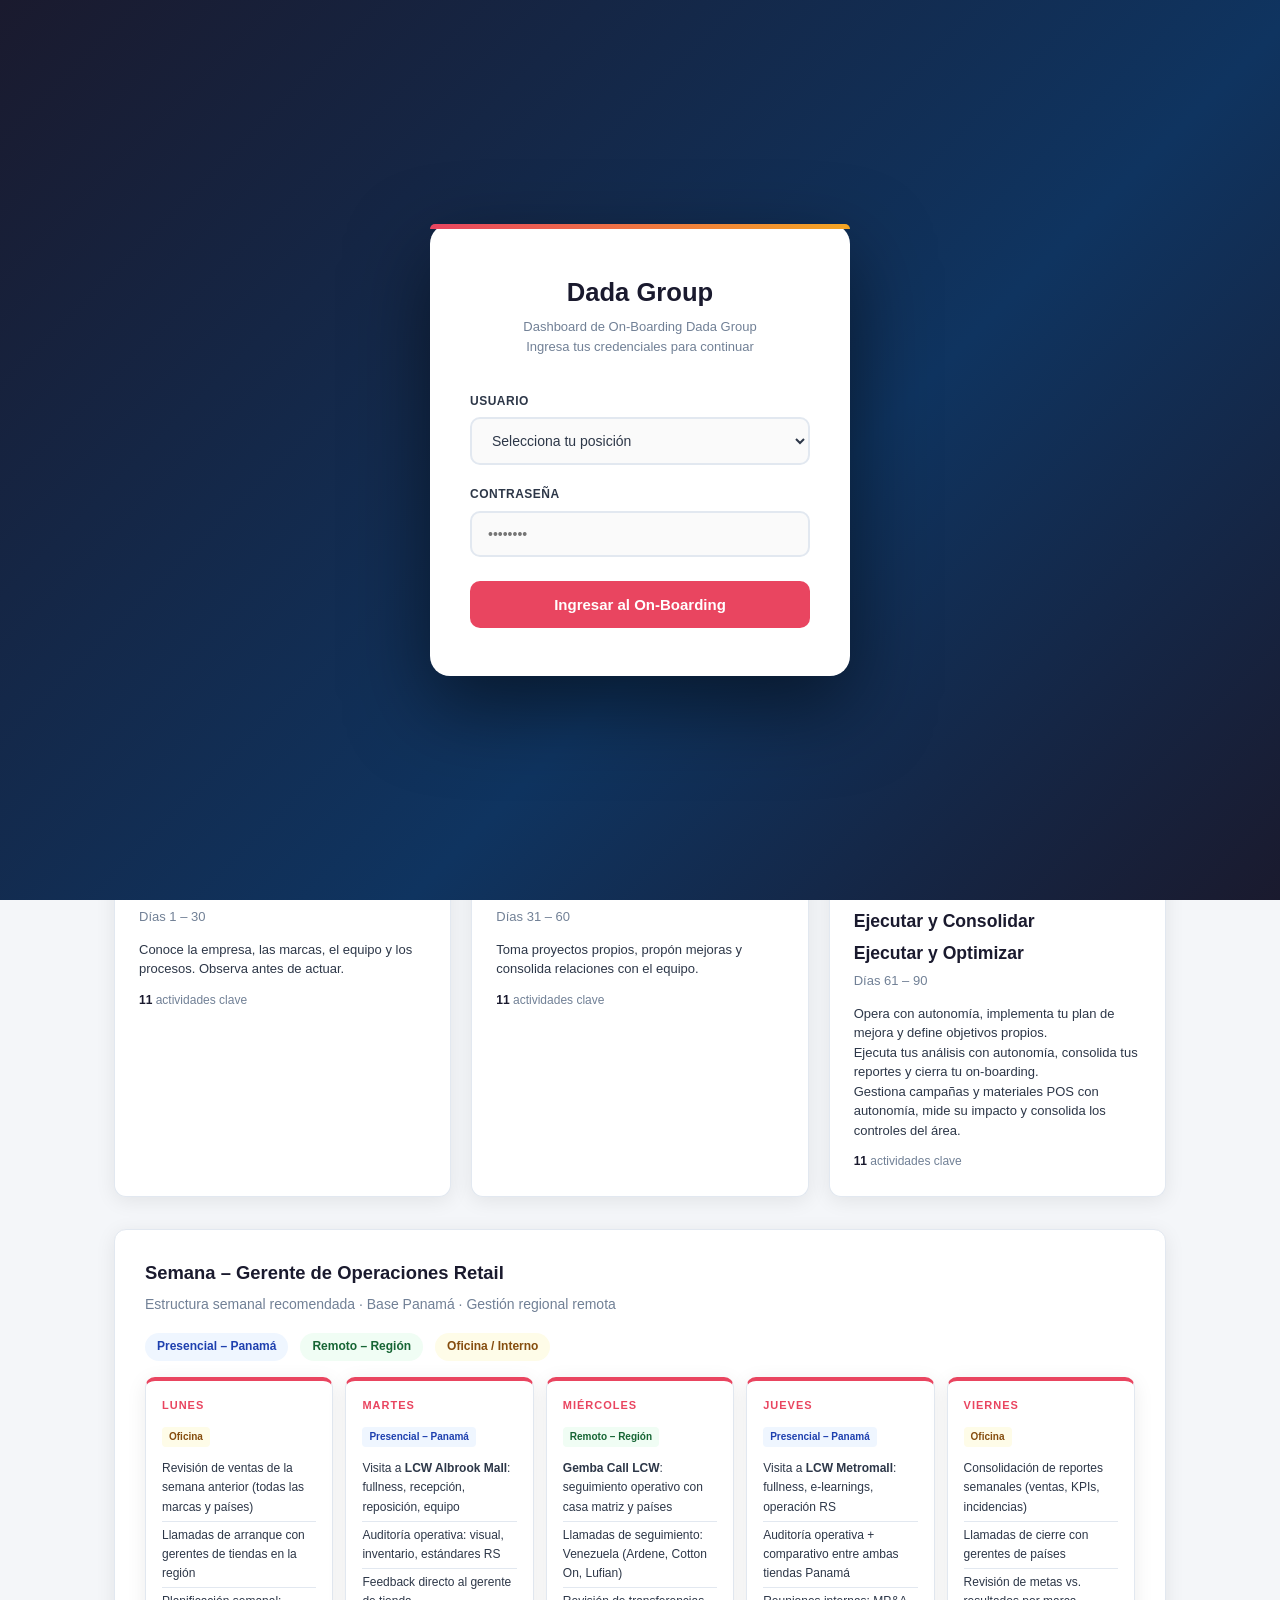
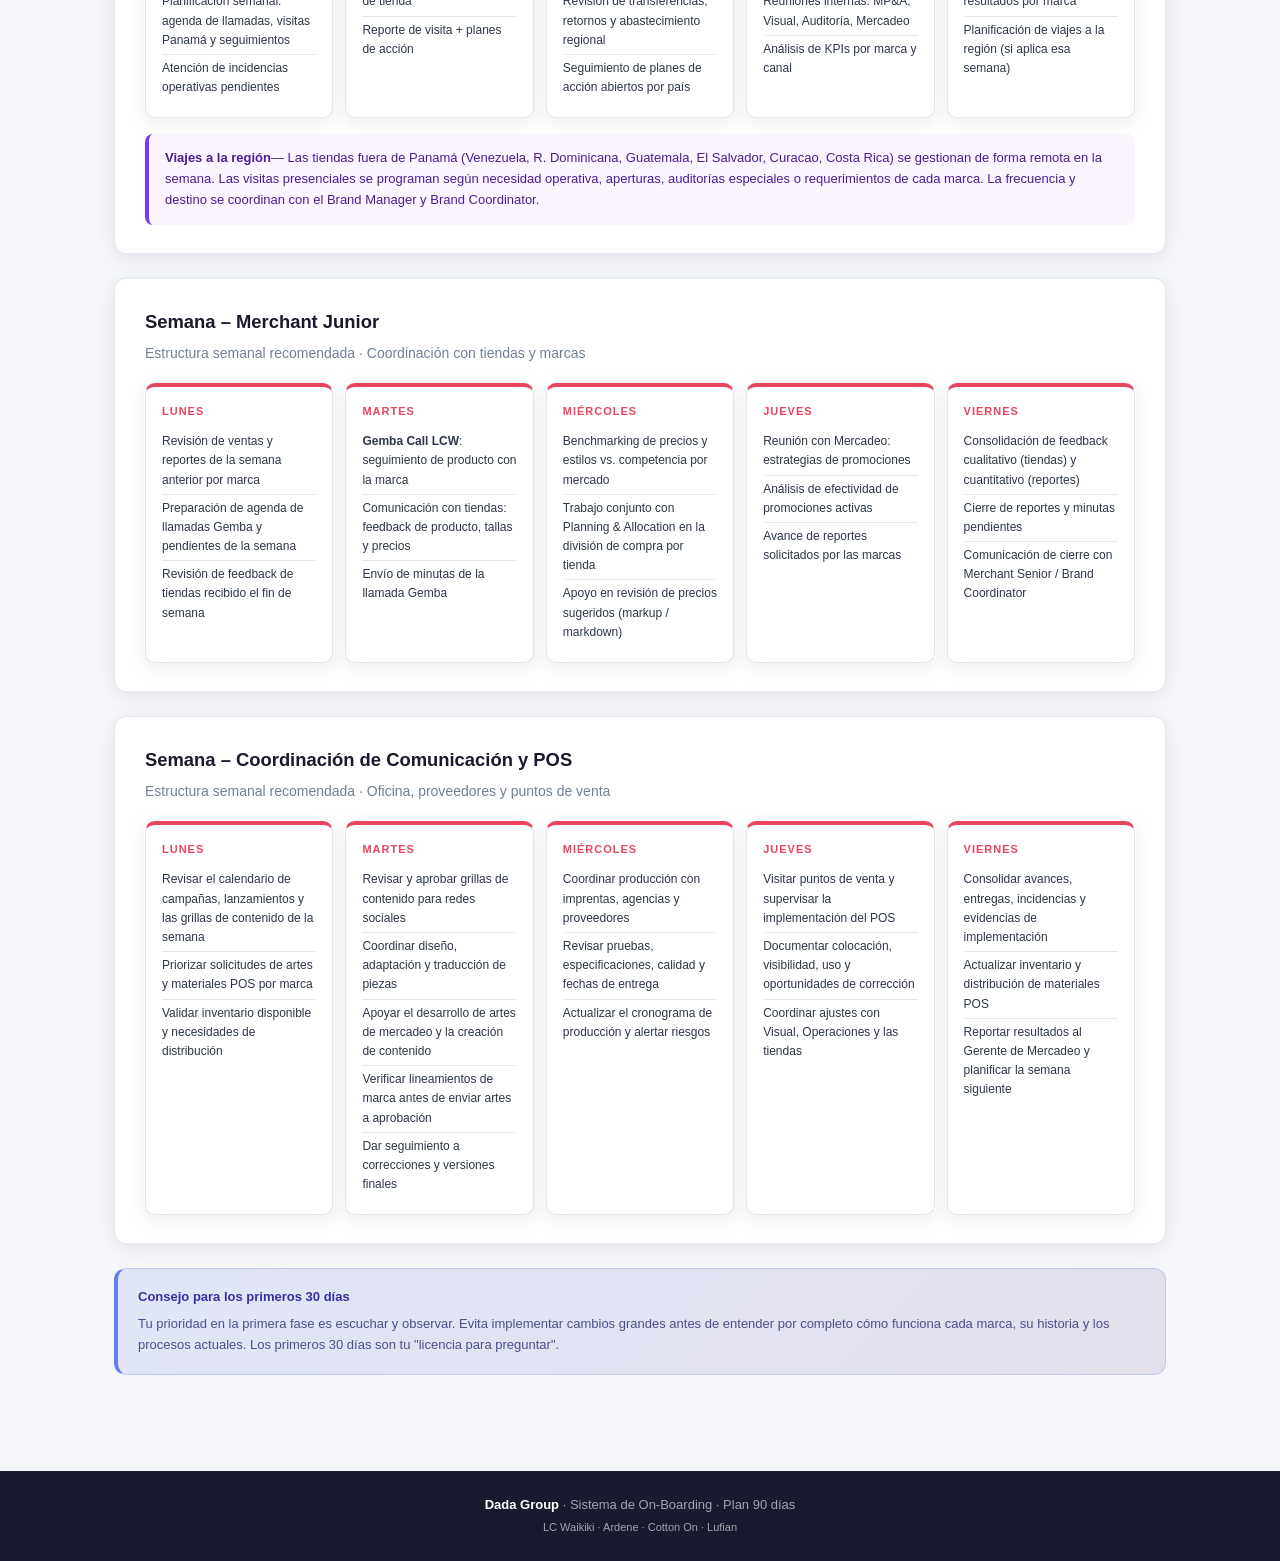
<file: onboarding-gerente-operaciones.html>
<!DOCTYPE html>
<html>
<head>
  <meta charset="UTF-8">
  <meta http-equiv="refresh" content="0; url=./">
  <title>On-Boarding Dada Group</title>
</head>
<body>
  <script>window.location.href = "./";</script>
</body>
</html>
</file>
